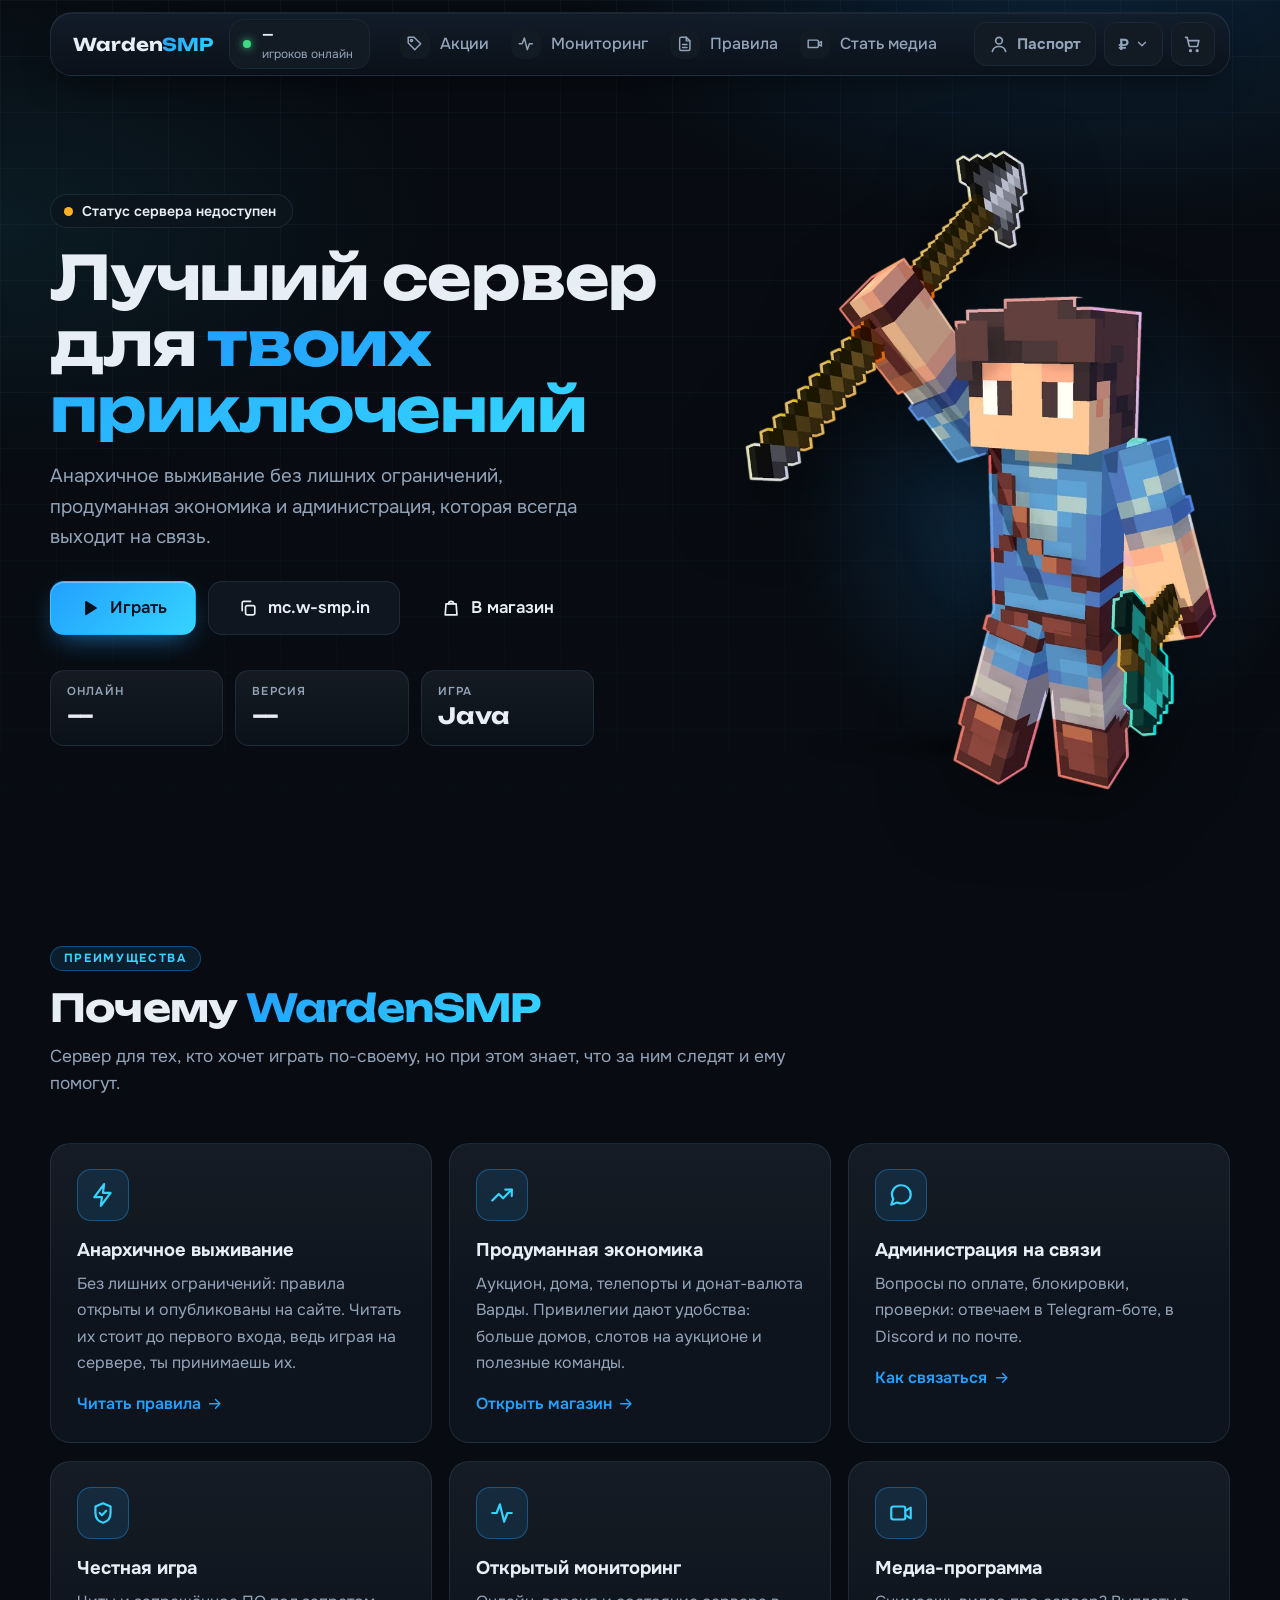
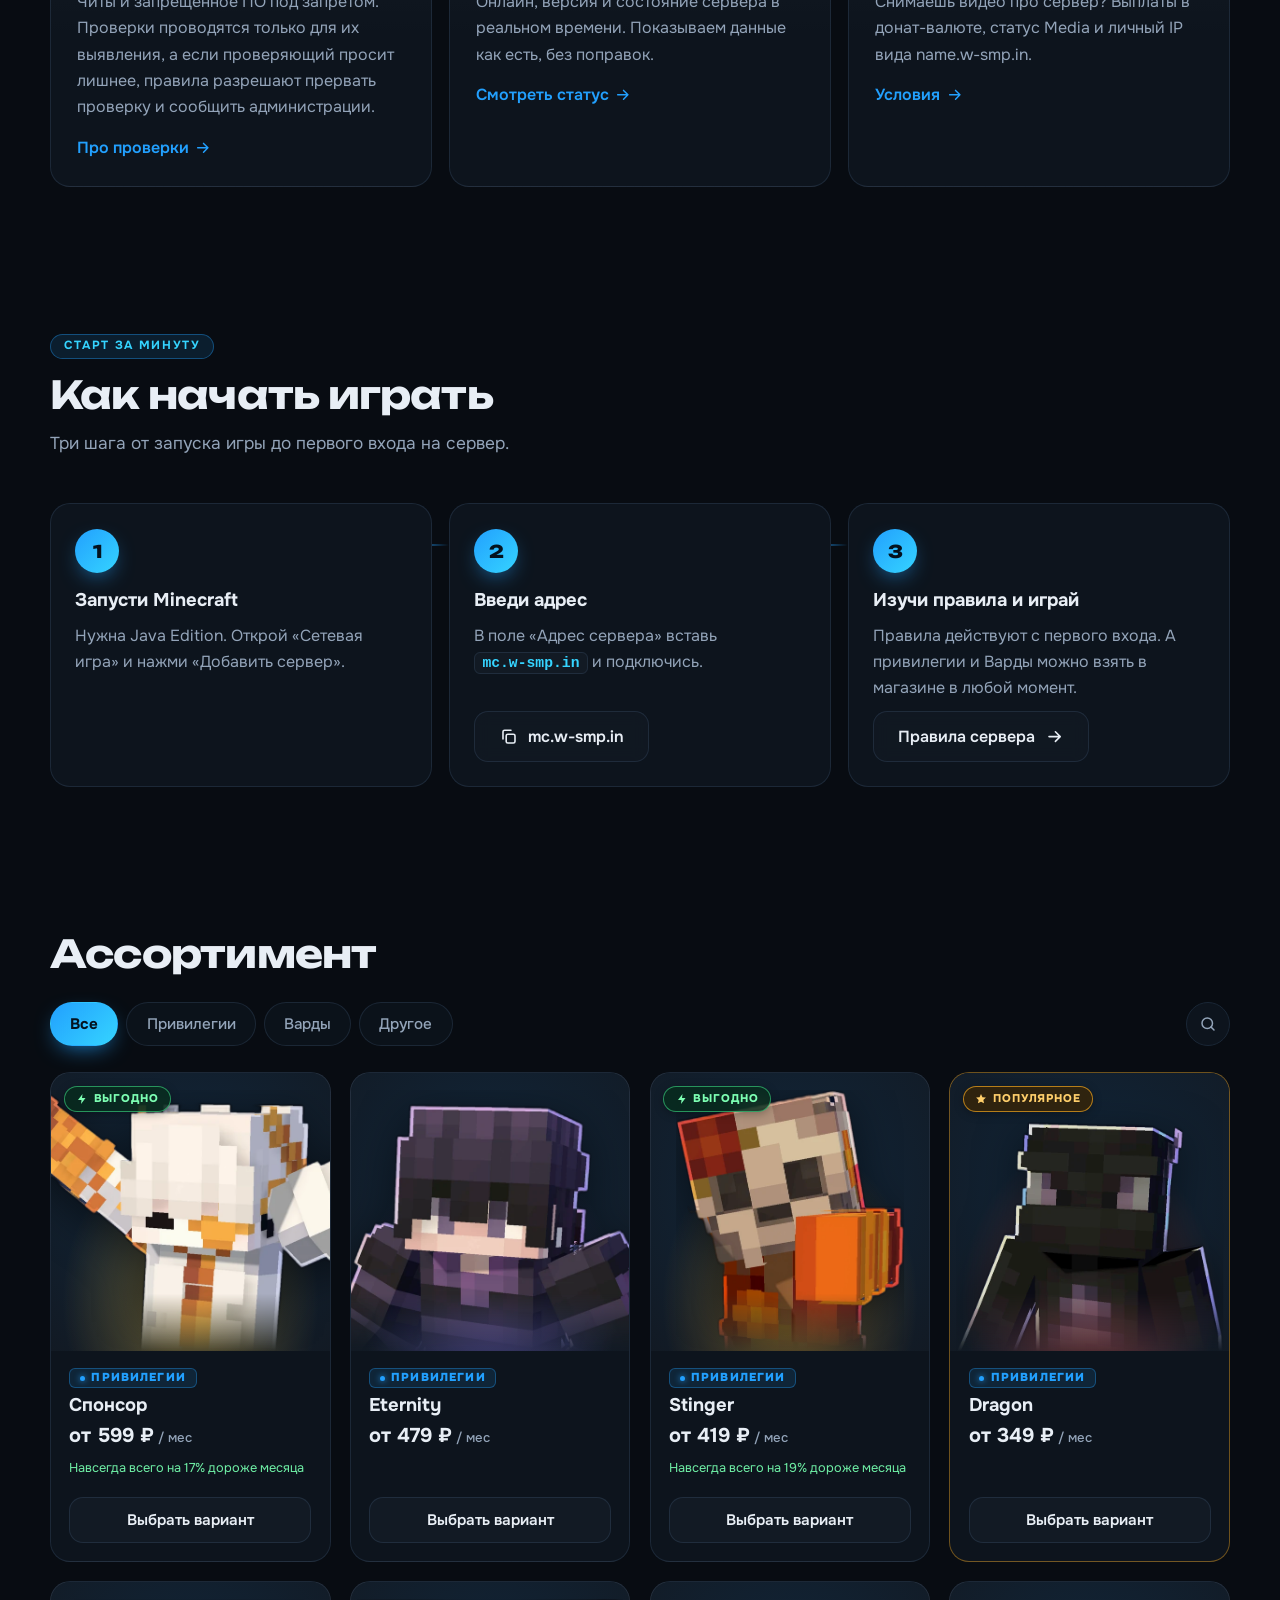
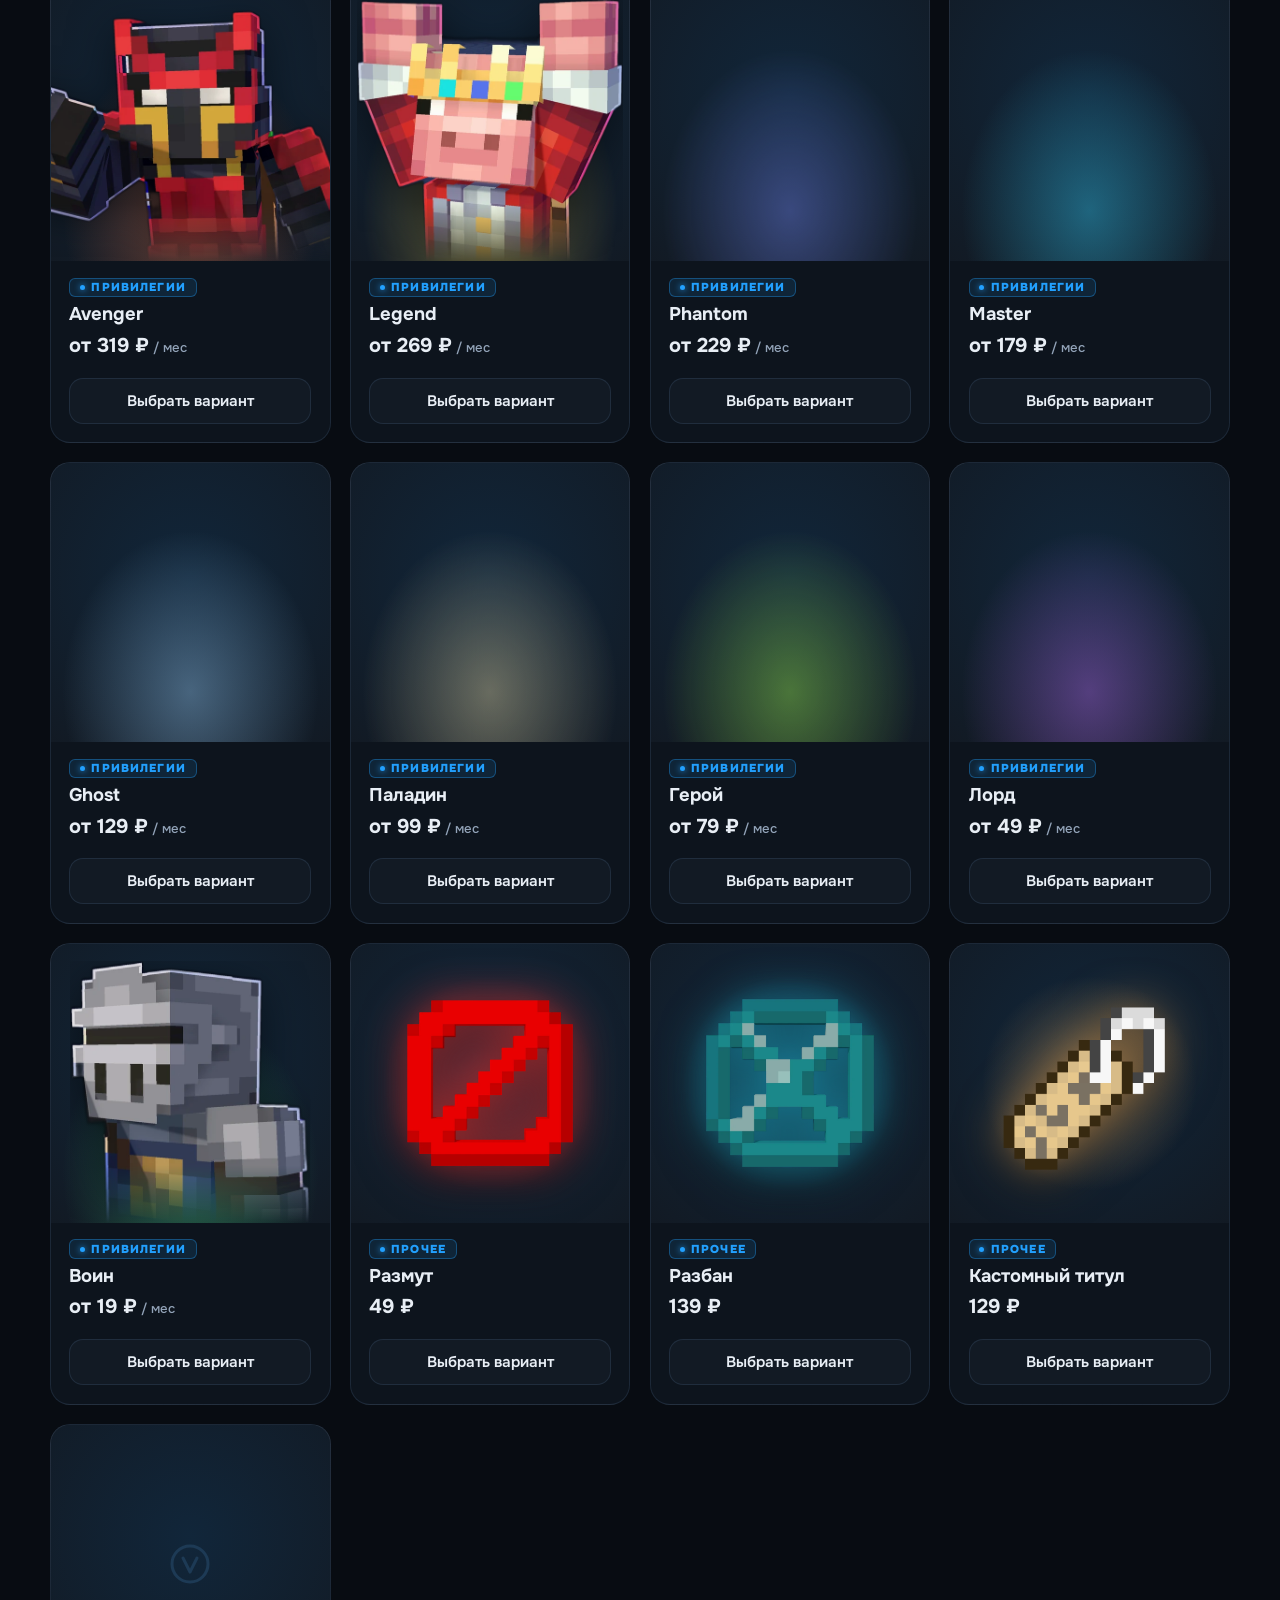
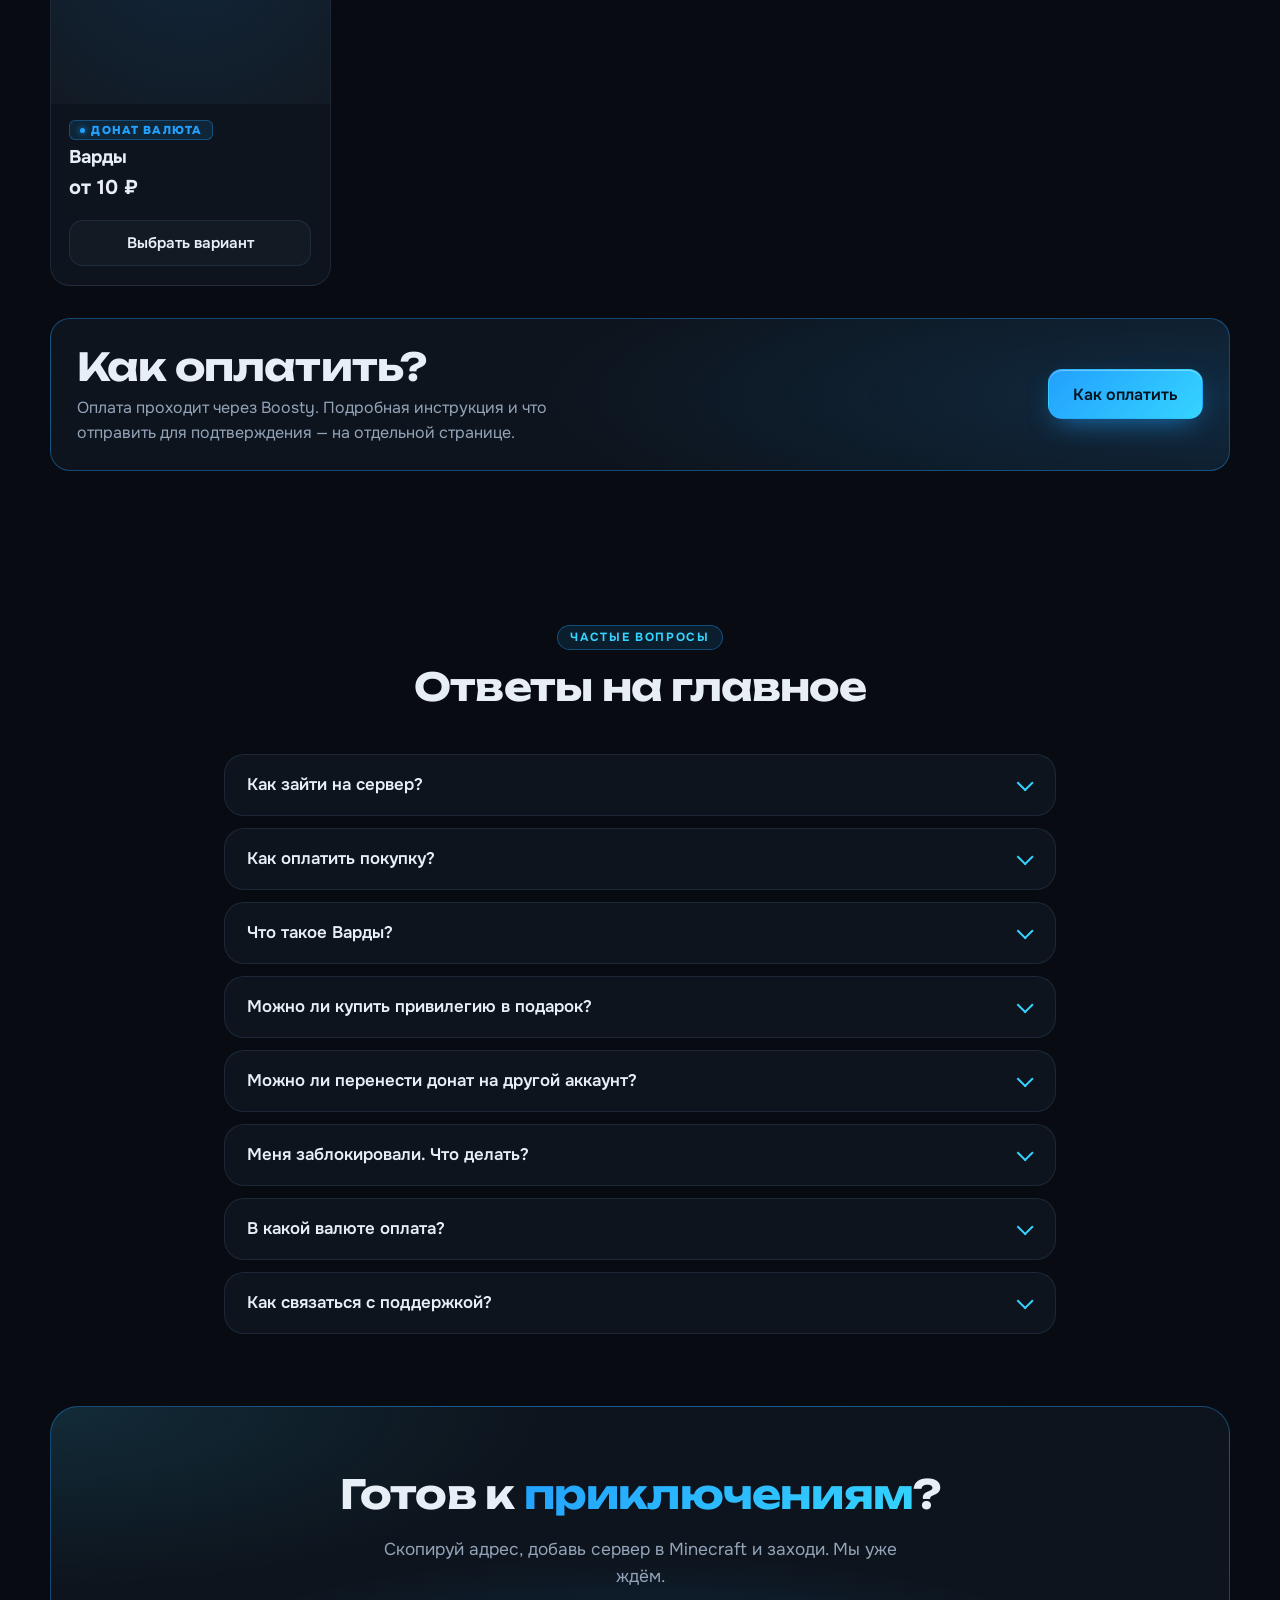
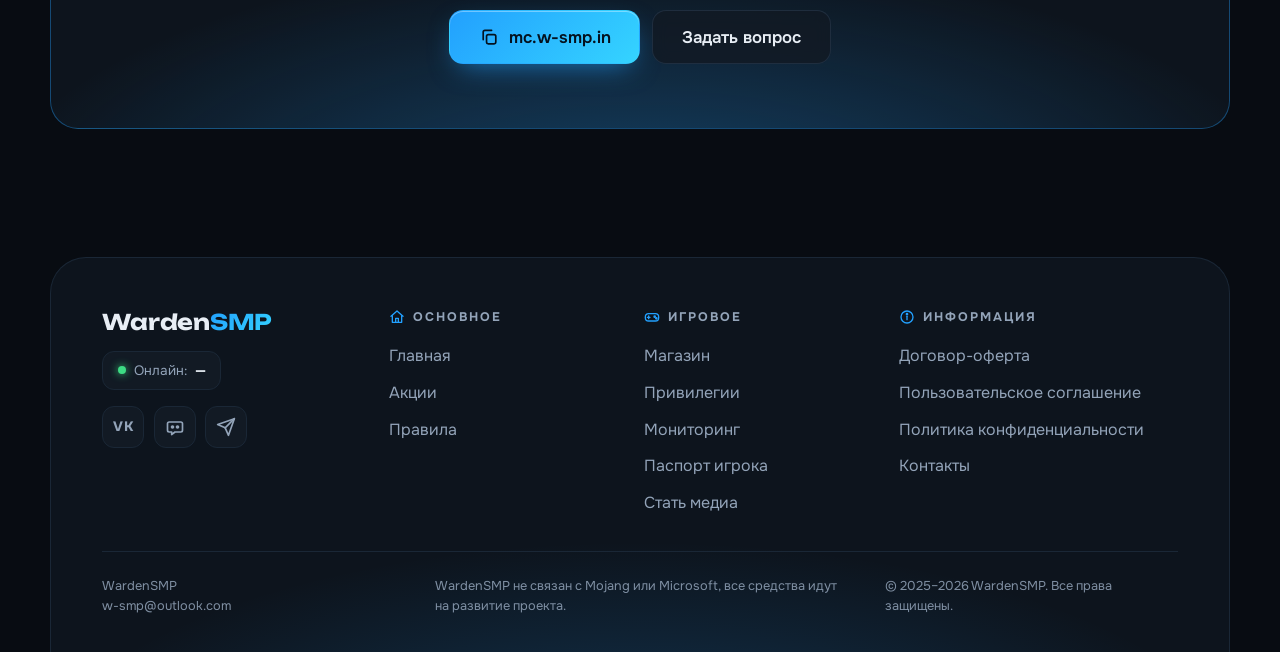
<file: index.html>
<!DOCTYPE html>
<html lang="ru">
<head>
  <meta charset="UTF-8">
  <meta name="viewport" content="width=device-width, initial-scale=1">
  <title>WardenSMP: сервер Minecraft | mc.w-smp.in</title>
  <meta name="description" content="WardenSMP: анархичное выживание на Minecraft Java, продуманная экономика, привилегии и администрация на связи. IP сервера: mc.w-smp.in">
  <link rel="canonical" href="https://site.w-smp.in/">
  <meta property="og:type" content="website">
  <meta property="og:site_name" content="WardenSMP">
  <meta property="og:locale" content="ru_RU">
  <meta property="og:title" content="WardenSMP: сервер Minecraft | mc.w-smp.in">
  <meta property="og:description" content="WardenSMP: анархичное выживание на Minecraft Java, продуманная экономика, привилегии и администрация на связи. IP сервера: mc.w-smp.in">
  <meta property="og:url" content="https://site.w-smp.in/">
  <meta property="og:image" content="https://site.w-smp.in/img/og.png">
  <meta property="og:image:width" content="1200">
  <meta property="og:image:height" content="630">
  <meta property="og:image:alt" content="WardenSMP: сервер Minecraft">
  <meta name="twitter:card" content="summary_large_image">
  <meta name="twitter:title" content="WardenSMP: сервер Minecraft | mc.w-smp.in">
  <meta name="twitter:description" content="WardenSMP: анархичное выживание на Minecraft Java, продуманная экономика, привилегии и администрация на связи. IP сервера: mc.w-smp.in">
  <meta name="twitter:image" content="https://site.w-smp.in/img/og.png">
  <link rel="icon" href="/favicon.svg" type="image/svg+xml">
  <link rel="icon" href="/favicon.ico" sizes="48x48">
  <link rel="apple-touch-icon" href="/apple-touch-icon.png">
  <meta name="theme-color" content="#080c12">
  <link rel="stylesheet" href="css/style.css?v=46">
  <link rel="stylesheet" href="css/theme.css?v=2">
  <script type="application/ld+json">{"@context": "https://schema.org", "@type": "FAQPage", "mainEntity": [{"@type": "Question", "name": "Как зайти на сервер?", "acceptedAnswer": {"@type": "Answer", "text": "Нужна Minecraft Java Edition. В игре открой «Сетевая игра», нажми «Добавить сервер» и введи адрес mc.w-smp.in."}}, {"@type": "Question", "name": "Как оплатить покупку?", "acceptedAnswer": {"@type": "Answer", "text": "Добавь товар в корзину, укажи ник и e-mail, прими условия оферты и перейди к оплате. Заказ можно оформить и через бота поддержки в Telegram. Если нужен способ, который работает из любой страны, есть оплата через Boosty. Подробности на странице «Как оплатить»."}}, {"@type": "Question", "name": "Что такое Варды?", "acceptedAnswer": {"@type": "Answer", "text": "Донат-валюта сервера. 1 ₽ = 1 Варда, сумма покупки от 10 до 10 000 ₽. При больших суммах действует скидка за объём, до 10%."}}, {"@type": "Question", "name": "Можно ли купить привилегию в подарок?", "acceptedAnswer": {"@type": "Answer", "text": "Да. В корзине включи переключатель «Сделать подарком» и укажи ник получателя."}}, {"@type": "Question", "name": "Можно ли перенести донат на другой аккаунт?", "acceptedAnswer": {"@type": "Answer", "text": "Нет. По правилам сервера донат не переносится на другой аккаунт, а передача аккаунтов и продажа привилегий запрещены."}}, {"@type": "Question", "name": "Меня заблокировали. Что делать?", "acceptedAnswer": {"@type": "Answer", "text": "Можно купить услугу «Разбан» в категории «Другое». Она действует только на один аккаунт. Игрокам из ЧСП разбан не выдаётся."}}, {"@type": "Question", "name": "В какой валюте оплата?", "acceptedAnswer": {"@type": "Answer", "text": "Цены и оплата в рублях. Рядом с корзиной можно переключить валюту для просмотра, но курс при этом ориентировочный."}}, {"@type": "Question", "name": "Как связаться с поддержкой?", "acceptedAnswer": {"@type": "Answer", "text": "Напиши боту @w_smp_bot в Telegram, зайди в Discord или отправь письмо на w-smp@outlook.com. Все ссылки собраны на странице «Контакты»."}}]}</script>
</head>
<body data-root="" data-page="home">

<div id="site-header"></div>

<main>
  <section class="hero">
    <div class="wrap">
      <div class="hero-copy" data-reveal>
        <a class="status-pill" href="monitoring.html" data-live-pill data-state="unknown" aria-live="polite">
          <i class="dot" aria-hidden="true"></i><span data-live-text>Проверяем сервер…</span>
        </a>
        <h1>Лучший сервер для <span class="grad">твоих приключений</span></h1>
        <p>Анархичное выживание без лишних ограничений, продуманная экономика и администрация, которая всегда выходит на связь.</p>
        <div class="hero-actions">
          <a class="btn btn-primary btn-lg" href="#start"><svg class="ic" viewBox="0 0 24 24" aria-hidden="true"><path d="M7 4.5v15l12-7.5z" fill="currentColor"/></svg> Играть</a>
          <button class="btn btn-dark btn-lg" type="button" data-copy="mc.w-smp.in" aria-label="Скопировать IP-адрес сервера">
            <svg class="ic" viewBox="0 0 24 24" aria-hidden="true"><rect x="9" y="9" width="11" height="11" rx="2"/><path d="M5 15V6a2 2 0 0 1 2-2h8"/></svg>
            <span class="t">mc.w-smp.in</span>
          </button>
          <a class="btn btn-ghost btn-lg" href="#shop"><svg class="ic" viewBox="0 0 24 24" aria-hidden="true"><path d="M6 7h12l1 13H5z"/><path d="M9 7a3 3 0 0 1 6 0"/></svg> В магазин</a>
        </div>
        <dl class="hero-stats">
          <div><dt>Онлайн</dt><dd><span data-live-online>—</span> <small data-live-max></small></dd></div>
          <div><dt>Версия</dt><dd data-live-version>—</dd></div>
          <div><dt>Игра</dt><dd>Java</dd></div>
        </dl>
      </div>
      <div class="hero-art" data-reveal>
        <picture>
          <source srcset="img/character.webp" type="image/webp">
          <img src="img/character.png" alt="Персонаж WardenSMP с киркой в руке" width="819" height="1100" fetchpriority="high">
        </picture>
      </div>
    </div>
  </section>

  <section class="block" id="why">
    <div class="wrap">
      <div class="block-head" data-reveal>
        <p class="eyebrow">Преимущества</p>
        <h2>Почему <span class="grad">WardenSMP</span></h2>
        <p>Сервер для тех, кто хочет играть по-своему, но при этом знает, что за ним следят и ему помогут.</p>
      </div>
      <div class="features">
        <article class="feature" data-reveal style="--d:0ms">
          <div class="feature-ic"><svg class="ic" viewBox="0 0 24 24" aria-hidden="true"><path d="M13 2 4 14h7l-1 8 9-12h-7z"/></svg></div>
          <h3>Анархичное выживание</h3>
          <p>Без лишних ограничений: правила открыты и опубликованы на сайте. Читать их стоит до первого входа, ведь играя на сервере, ты принимаешь их.</p>
          <a href="rules.html">Читать правила <svg class="ic" viewBox="0 0 24 24" aria-hidden="true"><path d="M5 12h14M13 6l6 6-6 6"/></svg></a>
        </article>
        <article class="feature" data-reveal style="--d:70ms">
          <div class="feature-ic"><svg class="ic" viewBox="0 0 24 24" aria-hidden="true"><path d="M3 17l6-6 4 4 8-8"/><path d="M15 7h6v6"/></svg></div>
          <h3>Продуманная экономика</h3>
          <p>Аукцион, дома, телепорты и донат-валюта Варды. Привилегии дают удобства: больше домов, слотов на аукционе и полезные команды.</p>
          <a href="#shop">Открыть магазин <svg class="ic" viewBox="0 0 24 24" aria-hidden="true"><path d="M5 12h14M13 6l6 6-6 6"/></svg></a>
        </article>
        <article class="feature" data-reveal style="--d:140ms">
          <div class="feature-ic"><svg class="ic" viewBox="0 0 24 24" aria-hidden="true"><path d="M21 11.5a8.4 8.4 0 0 1-9 8.3 8.7 8.7 0 0 1-3.6-.8L3 21l1.9-5.4A8.3 8.3 0 0 1 12.5 3 8.5 8.5 0 0 1 21 11.5z"/></svg></div>
          <h3>Администрация на связи</h3>
          <p>Вопросы по оплате, блокировки, проверки: отвечаем в Telegram-боте, в Discord и по почте.</p>
          <a href="contacts.html">Как связаться <svg class="ic" viewBox="0 0 24 24" aria-hidden="true"><path d="M5 12h14M13 6l6 6-6 6"/></svg></a>
        </article>
        <article class="feature" data-reveal style="--d:210ms">
          <div class="feature-ic"><svg class="ic" viewBox="0 0 24 24" aria-hidden="true"><path d="M12 3 5 6v6c0 5 3.5 8 7 9 3.5-1 7-4 7-9V6z"/><path d="m9 12 2 2 4-4"/></svg></div>
          <h3>Честная игра</h3>
          <p>Читы и запрещённое ПО под запретом. Проверки проводятся только для их выявления, а если проверяющий просит лишнее, правила разрешают прервать проверку и сообщить администрации.</p>
          <a href="rules.html#s5">Про проверки <svg class="ic" viewBox="0 0 24 24" aria-hidden="true"><path d="M5 12h14M13 6l6 6-6 6"/></svg></a>
        </article>
        <article class="feature" data-reveal style="--d:280ms">
          <div class="feature-ic"><svg class="ic" viewBox="0 0 24 24" aria-hidden="true"><path d="M3 12h4l3-8 4 16 3-8h4"/></svg></div>
          <h3>Открытый мониторинг</h3>
          <p>Онлайн, версия и состояние сервера в реальном времени. Показываем данные как есть, без поправок.</p>
          <a href="monitoring.html">Смотреть статус <svg class="ic" viewBox="0 0 24 24" aria-hidden="true"><path d="M5 12h14M13 6l6 6-6 6"/></svg></a>
        </article>
        <article class="feature" data-reveal style="--d:350ms">
          <div class="feature-ic"><svg class="ic" viewBox="0 0 24 24" aria-hidden="true"><rect x="3" y="6" width="13" height="12" rx="2"/><path d="m16 10 5-3v10l-5-3"/></svg></div>
          <h3>Медиа-программа</h3>
          <p>Снимаешь видео про сервер? Выплаты в донат-валюте, статус Media и личный IP вида name.w-smp.in.</p>
          <a href="media.html">Условия <svg class="ic" viewBox="0 0 24 24" aria-hidden="true"><path d="M5 12h14M13 6l6 6-6 6"/></svg></a>
        </article>
      </div>
    </div>
  </section>

  <section class="block" id="start">
    <div class="wrap">
      <div class="block-head" data-reveal>
        <p class="eyebrow">Старт за минуту</p>
        <h2>Как начать играть</h2>
        <p>Три шага от запуска игры до первого входа на сервер.</p>
      </div>
      <div class="steps">
        <article class="step" data-reveal>
          <span class="step-n">1</span>
          <h3>Запусти Minecraft</h3>
          <p>Нужна Java Edition. Открой «Сетевая игра» и нажми «Добавить сервер».</p>
        </article>
        <article class="step" data-reveal style="--d:90ms">
          <span class="step-n">2</span>
          <h3>Введи адрес</h3>
          <p>В поле «Адрес сервера» вставь <code>mc.w-smp.in</code> и подключись.</p>
          <button class="btn btn-dark" type="button" data-copy="mc.w-smp.in" aria-label="Скопировать IP-адрес сервера"><svg class="ic" viewBox="0 0 24 24" aria-hidden="true"><rect x="9" y="9" width="11" height="11" rx="2"/><path d="M5 15V6a2 2 0 0 1 2-2h8"/></svg><span class="t">mc.w-smp.in</span></button>
        </article>
        <article class="step" data-reveal style="--d:180ms">
          <span class="step-n">3</span>
          <h3>Изучи правила и играй</h3>
          <p>Правила действуют с первого входа. А привилегии и Варды можно взять в магазине в любой момент.</p>
          <a class="btn btn-dark" href="rules.html">Правила сервера <svg class="ic" viewBox="0 0 24 24" aria-hidden="true"><path d="M5 12h14M13 6l6 6-6 6"/></svg></a>
        </article>
      </div>
    </div>
  </section>

  <section class="shop" id="shop">
    <div class="wrap">
      <h2 data-reveal>Ассортимент</h2>
      <p class="cat-label">Категории</p>
      <div class="shop-bar">
        <div class="cats">
          <button class="cat" type="button" data-cat="all" aria-pressed="true">Все</button>
          <button class="cat" type="button" data-cat="priv" aria-pressed="false">Привилегии</button>
          <button class="cat" type="button" data-cat="varda" aria-pressed="false">Варды</button>
          <button class="cat" type="button" data-cat="other" aria-pressed="false">Другое</button>
        </div>
        <div class="search" id="search">
          <input id="search-input" class="search-input" type="search" placeholder="Поиск товара" aria-label="Поиск товара" autocomplete="off">
          <button id="search-btn" class="search-btn" type="button" aria-label="Открыть поиск" aria-expanded="false" aria-controls="search-input"><svg viewBox="0 0 24 24" width="18" height="18" fill="none" stroke="currentColor" stroke-width="2" stroke-linecap="round" aria-hidden="true"><circle cx="11" cy="11" r="7"/><path d="M20 20l-4-4"/></svg></button>
        </div>
      </div>
      <div class="grid" id="products"></div>

      <div class="pay-cta">
        <div>
          <h2>Как оплатить?</h2>
          <p>Оплата проходит через Boosty. Подробная инструкция и что отправить для подтверждения — на отдельной странице.</p>
        </div>
        <a class="btn btn-primary" href="eupay/">Как оплатить</a>
      </div>
    </div>
  </section>

  <section class="block" id="faq">
    <div class="wrap">
      <div class="block-head center" data-reveal>
        <p class="eyebrow">Частые вопросы</p>
        <h2>Ответы на главное</h2>
      </div>
      <div class="faq">
        <details class="faq-item" data-reveal>
          <summary>Как зайти на сервер?</summary>
          <div class="faq-a"><p>Нужна Minecraft Java Edition. В игре открой «Сетевая игра», нажми «Добавить сервер» и введи адрес <code>mc.w-smp.in</code>.</p></div>
        </details>
        <details class="faq-item" data-reveal>
          <summary>Как оплатить покупку?</summary>
          <div class="faq-a"><p>Добавь товар в корзину, укажи ник и e-mail, прими условия оферты и перейди к оплате. Заказ можно оформить и через бота поддержки в Telegram.</p><p>Если нужен способ, который работает из любой страны, есть оплата через Boosty. Подробности на странице <a href="eupay/">«Как оплатить»</a>.</p></div>
        </details>
        <details class="faq-item" data-reveal>
          <summary>Что такое Варды?</summary>
          <div class="faq-a"><p>Донат-валюта сервера. 1 ₽ = 1 Варда, сумма покупки от 10 до 10 000 ₽. При больших суммах действует скидка за объём, до 10%.</p></div>
        </details>
        <details class="faq-item" data-reveal>
          <summary>Можно ли купить привилегию в подарок?</summary>
          <div class="faq-a"><p>Да. В корзине включи переключатель «Сделать подарком» и укажи ник получателя.</p></div>
        </details>
        <details class="faq-item" data-reveal>
          <summary>Можно ли перенести донат на другой аккаунт?</summary>
          <div class="faq-a"><p>Нет. По <a href="rules.html#r3-5">правилам сервера</a> донат не переносится на другой аккаунт, а передача аккаунтов и продажа привилегий запрещены.</p></div>
        </details>
        <details class="faq-item" data-reveal>
          <summary>Меня заблокировали. Что делать?</summary>
          <div class="faq-a"><p>Можно купить услугу «Разбан» в категории «Другое». Она действует только на один аккаунт. Игрокам из ЧСП разбан не выдаётся.</p></div>
        </details>
        <details class="faq-item" data-reveal>
          <summary>В какой валюте оплата?</summary>
          <div class="faq-a"><p>Цены и оплата в рублях. Рядом с корзиной можно переключить валюту для просмотра, но курс при этом ориентировочный.</p></div>
        </details>
        <details class="faq-item" data-reveal>
          <summary>Как связаться с поддержкой?</summary>
          <div class="faq-a"><p>Напиши боту <a href="https://t.me/w_smp_bot" target="_blank" rel="noopener">@w_smp_bot</a> в Telegram, зайди в Discord или отправь письмо на w-smp@outlook.com. Все ссылки собраны на странице <a href="contacts.html">«Контакты»</a>.</p></div>
        </details>
      </div>
    </div>
  </section>

  <section class="block" style="padding-top:0">
    <div class="wrap">
      <div class="final-cta" data-reveal>
        <h2>Готов к <span class="grad">приключениям</span>?</h2>
        <p>Скопируй адрес, добавь сервер в Minecraft и заходи. Мы уже ждём.</p>
        <div class="hero-actions">
          <button class="btn btn-primary btn-lg" type="button" data-copy="mc.w-smp.in" aria-label="Скопировать IP-адрес сервера"><svg class="ic" viewBox="0 0 24 24" aria-hidden="true"><rect x="9" y="9" width="11" height="11" rx="2"/><path d="M5 15V6a2 2 0 0 1 2-2h8"/></svg><span class="t">mc.w-smp.in</span></button>
          <a class="btn btn-dark btn-lg" href="contacts.html">Задать вопрос</a>
        </div>
      </div>
    </div>
  </section>
</main>

<div id="site-footer"></div>

<script src="js/layout.js?v=46"></script>
<script src="js/main.js?v=46"></script>
<script src="js/ui.js?v=1"></script>
<script src="js/home.js?v=1"></script>
</body>
</html>
</file>
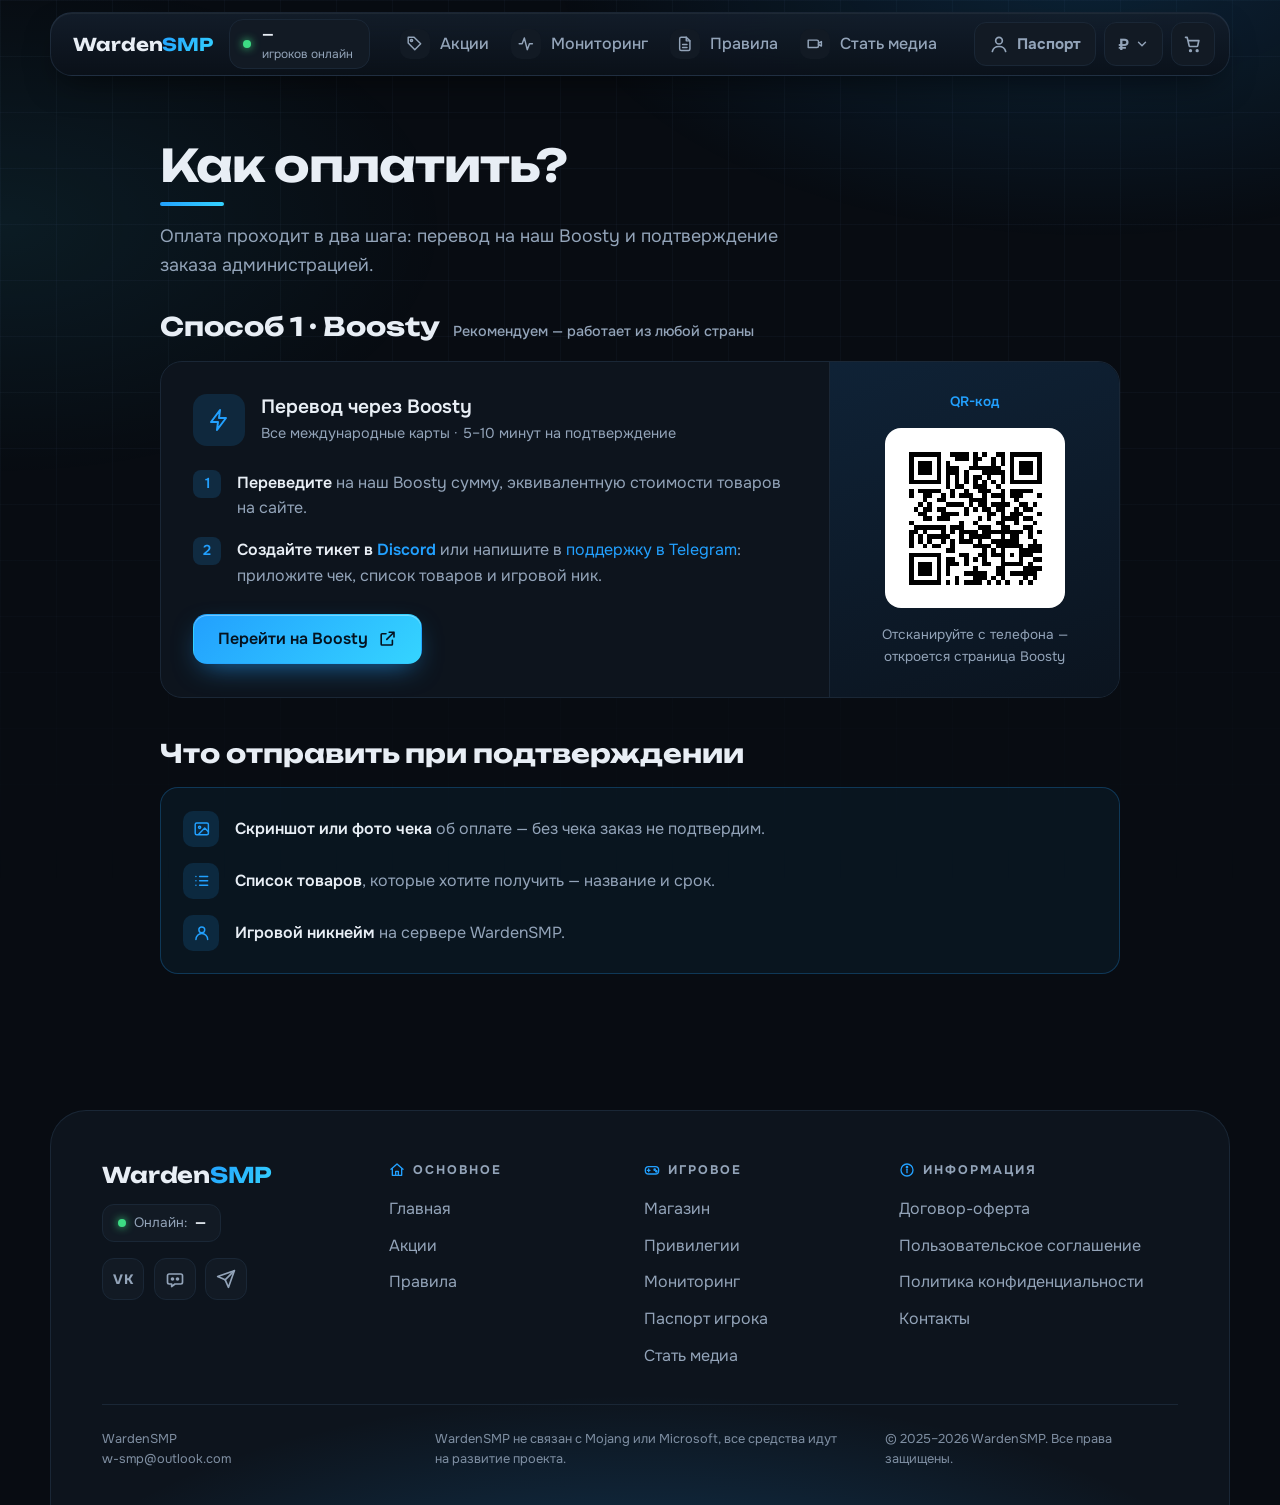
<file: eupay/index.html>
<!DOCTYPE html>
<html lang="ru">
<head>
  <meta charset="UTF-8">
  <meta name="viewport" content="width=device-width, initial-scale=1">
  <title>Как оплатить покупки на WardenSMP | mc.w-smp.in</title>
  <meta name="description" content="Как оплатить товары WardenSMP через Boosty из любой страны и что отправить администрации для подтверждения заказа.">
  <link rel="canonical" href="https://site.w-smp.in/eupay/">
  <meta property="og:type" content="website">
  <meta property="og:site_name" content="WardenSMP">
  <meta property="og:locale" content="ru_RU">
  <meta property="og:title" content="Как оплатить покупки на WardenSMP | mc.w-smp.in">
  <meta property="og:description" content="Как оплатить товары WardenSMP через Boosty из любой страны и что отправить администрации для подтверждения заказа.">
  <meta property="og:url" content="https://site.w-smp.in/eupay/">
  <meta property="og:image" content="https://site.w-smp.in/img/og.png">
  <meta property="og:image:width" content="1200">
  <meta property="og:image:height" content="630">
  <meta property="og:image:alt" content="WardenSMP: сервер Minecraft">
  <meta name="twitter:card" content="summary_large_image">
  <meta name="twitter:title" content="Как оплатить покупки на WardenSMP | mc.w-smp.in">
  <meta name="twitter:description" content="Как оплатить товары WardenSMP через Boosty из любой страны и что отправить администрации для подтверждения заказа.">
  <meta name="twitter:image" content="https://site.w-smp.in/img/og.png">
  <link rel="stylesheet" href="../css/style.css?v=46">
  <link rel="stylesheet" href="../css/theme.css?v=2">
</head>
<body data-root="../" data-page="eupay">

<div id="site-header"></div>

<main>
  <section class="page-head">
    <div class="wrap narrow">
      <h1>Как оплатить?</h1>
      <p>Оплата проходит в два шага: перевод на наш Boosty и подтверждение заказа администрацией.</p>
    </div>
  </section>

  <section class="wrap narrow pay-page">
    <h2 class="pay-title">Способ 1 · Boosty <small>Рекомендуем — работает из любой страны</small></h2>

    <div class="pay-card">
      <div class="pay-main">
        <div class="pay-head">
          <span class="pay-logo"><svg class="ic" viewBox="0 0 24 24"><path d="M13 2L4 14h7l-1 8 9-12h-7z"/></svg></span>
          <div>
            <h3>Перевод через Boosty</h3>
            <p>Все международные карты · 5–10 минут на подтверждение</p>
          </div>
        </div>

        <ol class="pay-steps">
          <li>
            <span class="pay-num">1</span>
            <p><b>Переведите</b> на наш Boosty сумму, эквивалентную стоимости товаров на сайте.</p>
          </li>
          <li>
            <span class="pay-num">2</span>
            <p><b>Создайте тикет в <a href="https://discord.gg/DGthvPcgk8" target="_blank" rel="noopener">Discord</a></b> или напишите в <a href="https://t.me/w_smp_bot" target="_blank" rel="noopener">поддержку в Telegram</a>: приложите чек, список товаров и игровой ник.</p>
          </li>
        </ol>

        <a class="btn btn-primary" href="https://boosty.to/w_smp/donate" target="_blank" rel="noopener">
          Перейти на Boosty
          <svg class="ic" viewBox="0 0 24 24"><path d="M14 4h6v6M20 4l-9 9M18 14v5a1 1 0 0 1-1 1H5a1 1 0 0 1-1-1V7a1 1 0 0 1 1-1h5"/></svg>
        </a>
      </div>

      <div class="pay-qr">
        <b>QR-код</b>
        <img src="../img/boosty-qr.png" alt="QR-код для перехода на страницу Boosty WardenSMP" width="180" height="180">
        <p>Отсканируйте с телефона — откроется страница Boosty</p>
      </div>
    </div>

    <h2 class="pay-title">Что отправить при подтверждении</h2>
    <ul class="send-card">
      <li>
        <span class="send-ic"><svg class="ic" viewBox="0 0 24 24"><rect x="3" y="4" width="18" height="16" rx="2"/><circle cx="9" cy="10" r="1.5"/><path d="M21 16l-5-5-8 8"/></svg></span>
        <p><b>Скриншот или фото чека</b> об оплате — без чека заказ не подтвердим.</p>
      </li>
      <li>
        <span class="send-ic"><svg class="ic" viewBox="0 0 24 24"><path d="M9 6h11M9 12h11M9 18h11M4 6h.01M4 12h.01M4 18h.01"/></svg></span>
        <p><b>Список товаров</b>, которые хотите получить — название и срок.</p>
      </li>
      <li>
        <span class="send-ic"><svg class="ic" viewBox="0 0 24 24"><circle cx="12" cy="8" r="4"/><path d="M4 21a8 8 0 0 1 16 0"/></svg></span>
        <p><b>Игровой никнейм</b> на сервере WardenSMP.</p>
      </li>
    </ul>
  </section>
</main>

<div id="site-footer"></div>

<script src="../js/layout.js?v=46"></script>
<script src="../js/main.js?v=46"></script>
<script src="../js/ui.js?v=1"></script>
</body>
</html>
</file>
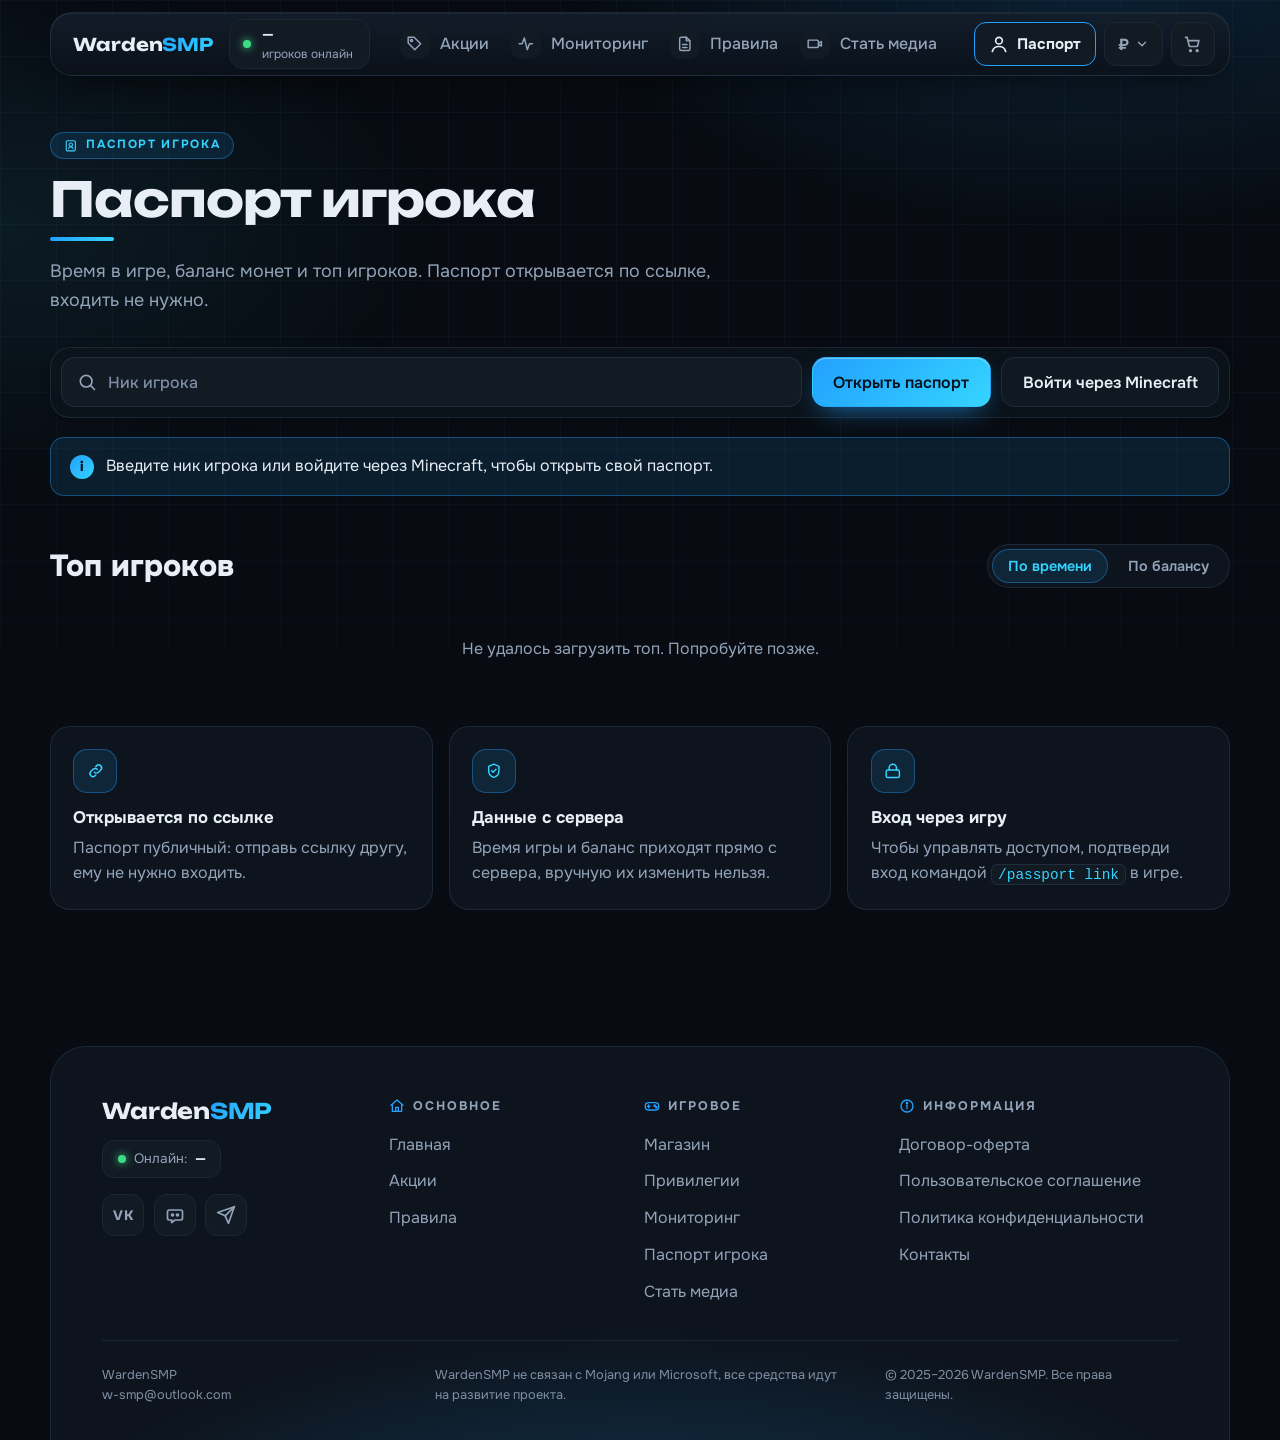
<file: passport/index.html>
<!DOCTYPE html>
<html lang="ru">
<head>
  <meta charset="UTF-8">
  <meta name="viewport" content="width=device-width, initial-scale=1">
  <title>Паспорт игрока WardenSMP | mc.w-smp.in</title>
  <meta name="description" content="Паспорт игрока WardenSMP: наигранное время, баланс и топ игроков. Открывается по ссылке без входа.">
  <link rel="canonical" href="https://site.w-smp.in/passport/">
  <meta property="og:type" content="website">
  <meta property="og:site_name" content="WardenSMP">
  <meta property="og:locale" content="ru_RU">
  <meta property="og:title" content="Паспорт игрока WardenSMP | mc.w-smp.in">
  <meta property="og:description" content="Паспорт игрока WardenSMP: наигранное время, баланс и топ игроков. Открывается по ссылке без входа.">
  <meta property="og:url" content="https://site.w-smp.in/passport/">
  <meta property="og:image" content="https://site.w-smp.in/img/og.png">
  <meta property="og:image:width" content="1200">
  <meta property="og:image:height" content="630">
  <meta property="og:image:alt" content="WardenSMP: сервер Minecraft">
  <meta name="twitter:card" content="summary_large_image">
  <meta name="twitter:title" content="Паспорт игрока WardenSMP | mc.w-smp.in">
  <meta name="twitter:description" content="Паспорт игрока WardenSMP: наигранное время, баланс и топ игроков. Открывается по ссылке без входа.">
  <meta name="twitter:image" content="https://site.w-smp.in/img/og.png">
  <link rel="icon" href="/favicon.svg" type="image/svg+xml">
  <link rel="icon" href="/favicon.ico" sizes="48x48">
  <link rel="apple-touch-icon" href="/apple-touch-icon.png">
  <meta name="theme-color" content="#080c12">
  <link rel="stylesheet" href="../css/style.css?v=46">
  <link rel="stylesheet" href="../css/theme.css?v=3">
</head>
<body data-root="../" data-page="passport">

<div id="site-header"></div>

<main>
  <section class="pp">
    <div class="wrap">
      <header class="pp-hero" data-reveal>
        <p class="eyebrow"><svg class="ic" viewBox="0 0 24 24" aria-hidden="true"><rect x="4" y="3" width="16" height="18" rx="2"/><circle cx="12" cy="10" r="3"/><path d="M8 17c.8-2 2.3-3 4-3s3.2 1 4 3"/></svg>Паспорт игрока</p>
        <h1 id="pp-title">Паспорт игрока</h1>
        <p class="pp-lead">Время в игре, баланс монет и топ игроков. Паспорт открывается по ссылке, входить не нужно.</p>
      </header>

      <!-- Бэкенд ещё не подключён (в js/passport-config.js пустой адрес) -->
      <div class="pp-note" id="pp-disabled" hidden>
        Паспорт игрока скоро заработает. Сервис ещё настраивается, загляните позже.
      </div>

      <form class="pp-search" id="pp-search" autocomplete="off" data-reveal style="--d:80ms">
        <label class="pp-field">
          <svg class="ic" viewBox="0 0 24 24" aria-hidden="true"><circle cx="11" cy="11" r="7"/><path d="M21 21l-4.3-4.3"/></svg>
          <input id="pp-nick" type="text" maxlength="17" placeholder="Ник игрока" aria-label="Ник игрока" spellcheck="false" autocapitalize="off">
        </label>
        <button class="btn btn-primary" type="submit">Открыть паспорт</button>
        <button class="btn btn-dark pp-login-btn" type="button" id="pp-login-btn">Войти через Minecraft</button>
      </form>

      <p class="pp-note" id="pp-msg" role="alert" hidden></p>

      <!-- Паспорт: слева персонаж, справа характеристики -->
      <article class="pp-card" id="pp-card" hidden>
        <div class="pp-info">
          <span class="pp-tag">WardenSMP · Паспорт</span>
          <div class="pp-head">
            <h2 id="pp-name"></h2>
            <span class="pp-badge" id="pp-badge"></span>
          </div>
          <div class="pp-stats">
            <div class="pp-stat">
              <span class="pp-stat-ic"><svg class="ic" viewBox="0 0 24 24" aria-hidden="true"><circle cx="12" cy="12" r="9"/><path d="M12 7v5l3 2"/></svg></span>
              <small>Наиграно</small><b id="pp-time">—</b>
            </div>
            <div class="pp-stat">
              <span class="pp-stat-ic"><svg class="ic" viewBox="0 0 24 24" aria-hidden="true"><circle cx="12" cy="12" r="9"/><path d="M8.5 9l3.5 7 3.5-7"/></svg></span>
              <small>Баланс</small><b id="pp-balance">—</b>
            </div>
          </div>
          <div class="pp-link">
            <small>Ссылка на паспорт</small>
            <div class="pp-link-row">
              <input id="pp-url" type="text" readonly aria-label="Ссылка на паспорт">
              <button class="btn btn-dark" type="button" id="pp-copy">Копировать</button>
            </div>
          </div>
        </div>
      </article>

      <!-- Вход: одноразовый код -->
      <section class="pp-login" id="pp-login" hidden aria-live="polite"></section>

      <!-- Кабинет владельца: виден только владельцу паспорта -->
      <section class="pp-owner" id="pp-owner" hidden></section>

      <section class="pp-top" id="pp-top" aria-labelledby="pp-top-h" hidden>
        <div class="pp-top-head">
          <h2 id="pp-top-h">Топ игроков</h2>
          <div class="pp-tabs" role="group" aria-label="Сортировка топа">
            <button type="button" class="on" data-by="playtime" aria-selected="true">По времени</button>
            <button type="button" data-by="balance" aria-selected="false">По балансу</button>
          </div>
        </div>
        <div class="top-list" id="pp-top-list"></div>
        <p class="pp-top-msg" id="pp-top-msg" hidden></p>
      </section>

      <div class="pp-facts">
        <div class="pp-fact" data-reveal>
          <span class="pp-fact-ic"><svg class="ic" viewBox="0 0 24 24" aria-hidden="true"><path d="M10 14a4 4 0 0 0 5.7 0l3-3a4 4 0 0 0-5.7-5.7l-1 1"/><path d="M14 10a4 4 0 0 0-5.7 0l-3 3A4 4 0 0 0 11 18.7l1-1"/></svg></span>
          <h3>Открывается по ссылке</h3>
          <p>Паспорт публичный: отправь ссылку другу, ему не нужно входить.</p>
        </div>
        <div class="pp-fact" data-reveal style="--d:80ms">
          <span class="pp-fact-ic"><svg class="ic" viewBox="0 0 24 24" aria-hidden="true"><path d="M12 3 5 6v6c0 5 3.5 8 7 9 3.5-1 7-4 7-9V6z"/><path d="m9 12 2 2 4-4"/></svg></span>
          <h3>Данные с сервера</h3>
          <p>Время игры и баланс приходят прямо с сервера, вручную их изменить нельзя.</p>
        </div>
        <div class="pp-fact" data-reveal style="--d:160ms">
          <span class="pp-fact-ic"><svg class="ic" viewBox="0 0 24 24" aria-hidden="true"><rect x="3" y="11" width="18" height="10" rx="2"/><path d="M7 11V8a5 5 0 0 1 10 0v3"/></svg></span>
          <h3>Вход через игру</h3>
          <p>Чтобы управлять доступом, подтверди вход командой <code>/passport link</code> в игре.</p>
        </div>
      </div>
    </div>
  </section>
</main>

<div id="site-footer"></div>

<script src="../js/layout.js?v=46"></script>
<script src="../js/main.js?v=46"></script>
<script src="../js/ui.js?v=1"></script>
<script src="../js/passport-config.js?v=45"></script>
<script src="../js/passport.js?v=47"></script>
<script src="../js/top.js?v=2"></script>
</body>
</html>
</file>
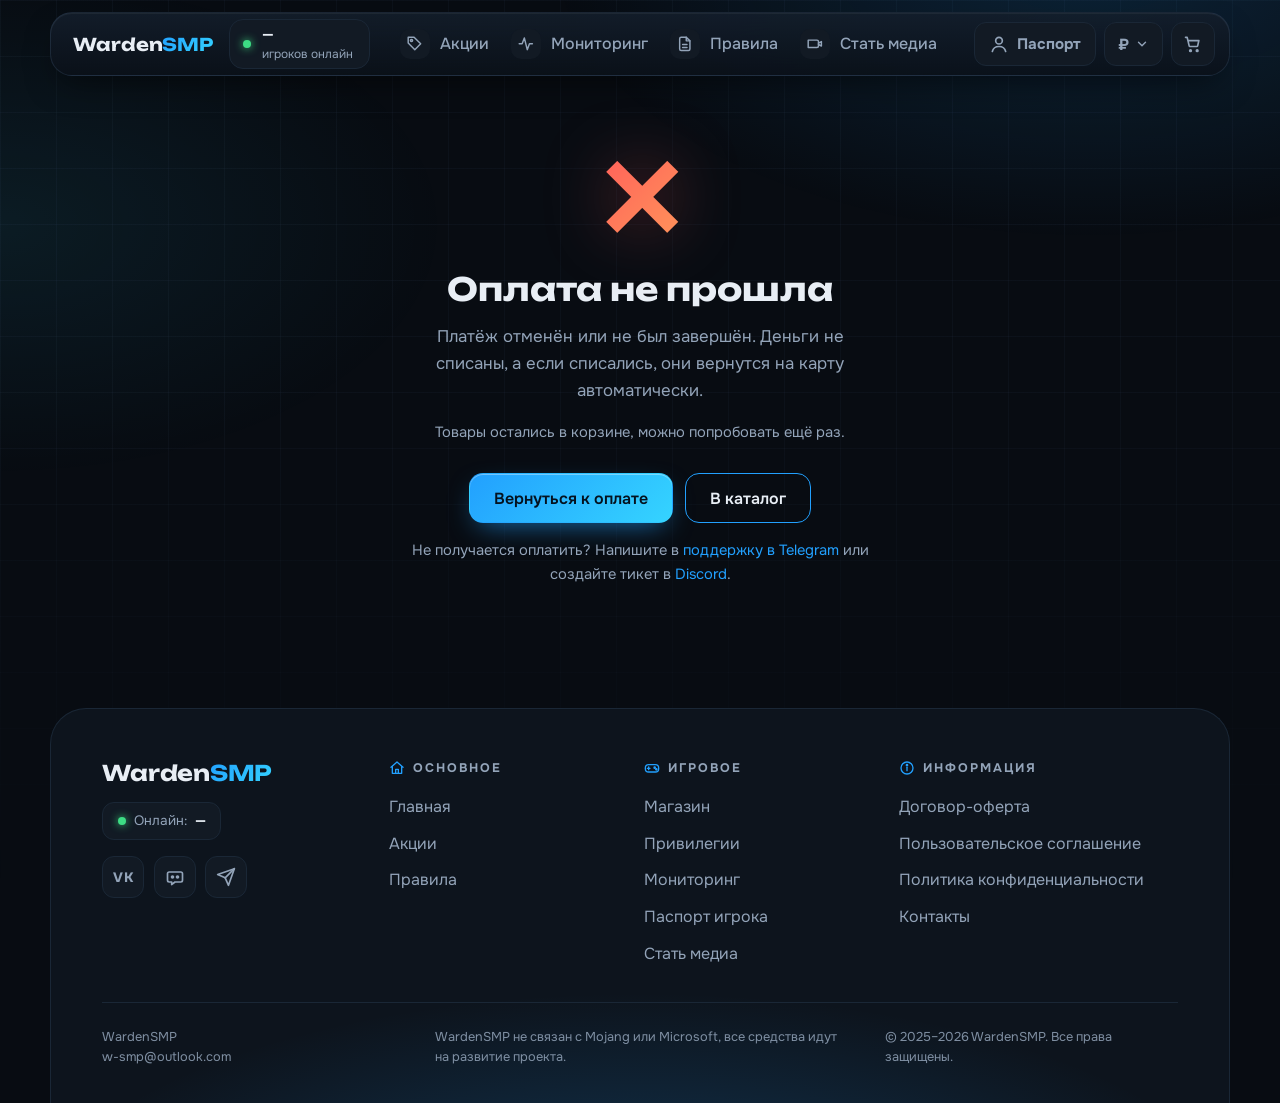
<file: payments/fail/index.html>
<!DOCTYPE html>
<html lang="ru">
<head>
  <meta charset="UTF-8">
  <meta name="viewport" content="width=device-width, initial-scale=1">
  <meta name="robots" content="noindex">
  <title>Оплата не прошла | WardenSMP</title>
  <meta name="description" content="Платёж не был завершён. Товары остались в корзине, можно попробовать ещё раз.">
  <link rel="icon" href="../../favicon.svg" type="image/svg+xml">
  <link rel="icon" href="../../favicon.ico" sizes="48x48">
  <link rel="apple-touch-icon" href="../../apple-touch-icon.png">
  <meta name="theme-color" content="#080c12">
  <link rel="stylesheet" href="../../css/style.css?v=46">
  <link rel="stylesheet" href="../../css/theme.css?v=2">
</head>
<body data-root="../../" data-page="payment-fail">

<div id="site-header"></div>

<main>
  <section class="nf nf-fail">
    <div class="nf-code" aria-hidden="true">&#10005;</div>
    <h1>Оплата не прошла</h1>
    <p>Платёж отменён или не был завершён. Деньги не списаны, а если списались, они вернутся на карту автоматически.</p>
    <p class="nf-note">Товары остались в корзине, можно попробовать ещё раз.</p>
    <div class="nf-actions">
      <button class="btn btn-primary" type="button" data-cart-open>Вернуться к оплате</button>
      <a class="btn btn-outline" href="../../privileges.html">В каталог</a>
    </div>
    <p class="nf-note">Не получается оплатить? Напишите в <a href="https://t.me/w_smp_bot" target="_blank" rel="noopener">поддержку в Telegram</a> или создайте тикет в <a href="https://discord.gg/DGthvPcgk8" target="_blank" rel="noopener">Discord</a>.</p>
  </section>
</main>

<div id="site-footer"></div>

<script src="../../js/layout.js?v=46"></script>
<script src="../../js/main.js?v=46"></script>
<script src="../../js/ui.js?v=1"></script>
</body>
</html>
</file>
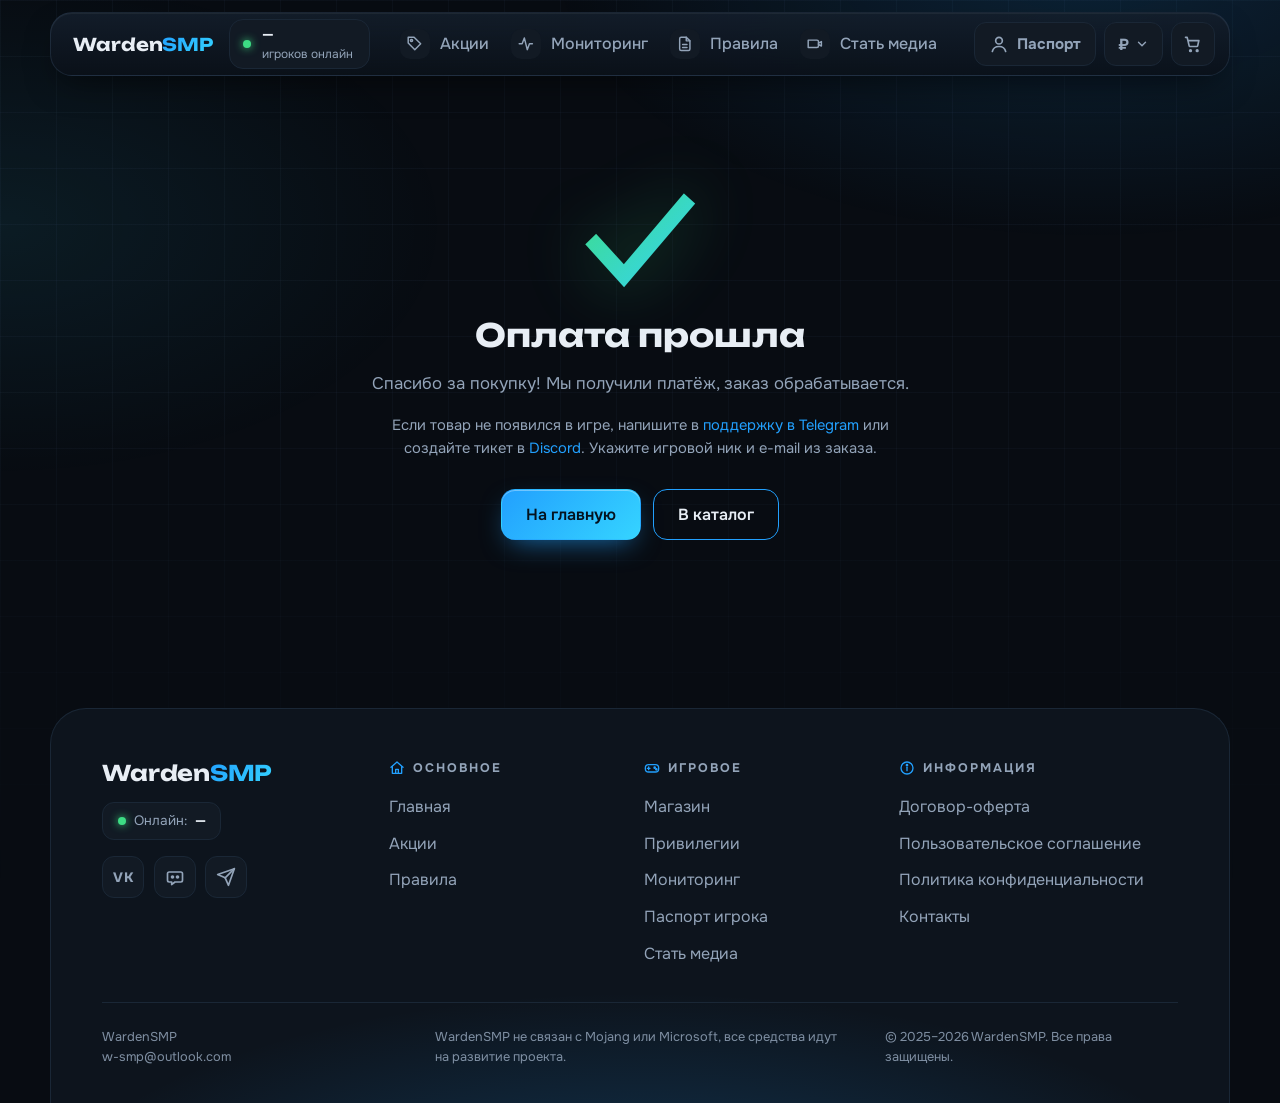
<file: payments/success/index.html>
<!DOCTYPE html>
<html lang="ru">
<head>
  <meta charset="UTF-8">
  <meta name="viewport" content="width=device-width, initial-scale=1">
  <meta name="robots" content="noindex">
  <title>Оплата прошла | WardenSMP</title>
  <meta name="description" content="Спасибо за покупку на WardenSMP. Платёж получен.">
  <link rel="icon" href="../../favicon.svg" type="image/svg+xml">
  <link rel="icon" href="../../favicon.ico" sizes="48x48">
  <link rel="apple-touch-icon" href="../../apple-touch-icon.png">
  <meta name="theme-color" content="#080c12">
  <link rel="stylesheet" href="../../css/style.css?v=46">
  <link rel="stylesheet" href="../../css/theme.css?v=2">
  <!-- Заказ оплачен: очищаем корзину раньше, чем main.js нарисует счётчик товаров -->
  <script>try { localStorage.removeItem("wsmp-cart-v2"); } catch (e) {}</script>
</head>
<body data-root="../../" data-page="payment-success">

<div id="site-header"></div>

<main>
  <section class="nf nf-ok">
    <div class="nf-code" aria-hidden="true">&#10003;</div>
    <h1>Оплата прошла</h1>
    <p>Спасибо за покупку! Мы получили платёж, заказ обрабатывается.</p>
    <p class="nf-note">Если товар не появился в игре, напишите в <a href="https://t.me/w_smp_bot" target="_blank" rel="noopener">поддержку в Telegram</a> или создайте тикет в <a href="https://discord.gg/DGthvPcgk8" target="_blank" rel="noopener">Discord</a>. Укажите игровой ник и e-mail из заказа.</p>
    <div class="nf-actions">
      <a class="btn btn-primary" href="../../">На главную</a>
      <a class="btn btn-outline" href="../../privileges.html">В каталог</a>
    </div>
  </section>
</main>

<div id="site-footer"></div>

<script src="../../js/layout.js?v=46"></script>
<script src="../../js/main.js?v=46"></script>
<script src="../../js/ui.js?v=1"></script>
</body>
</html>
</file>
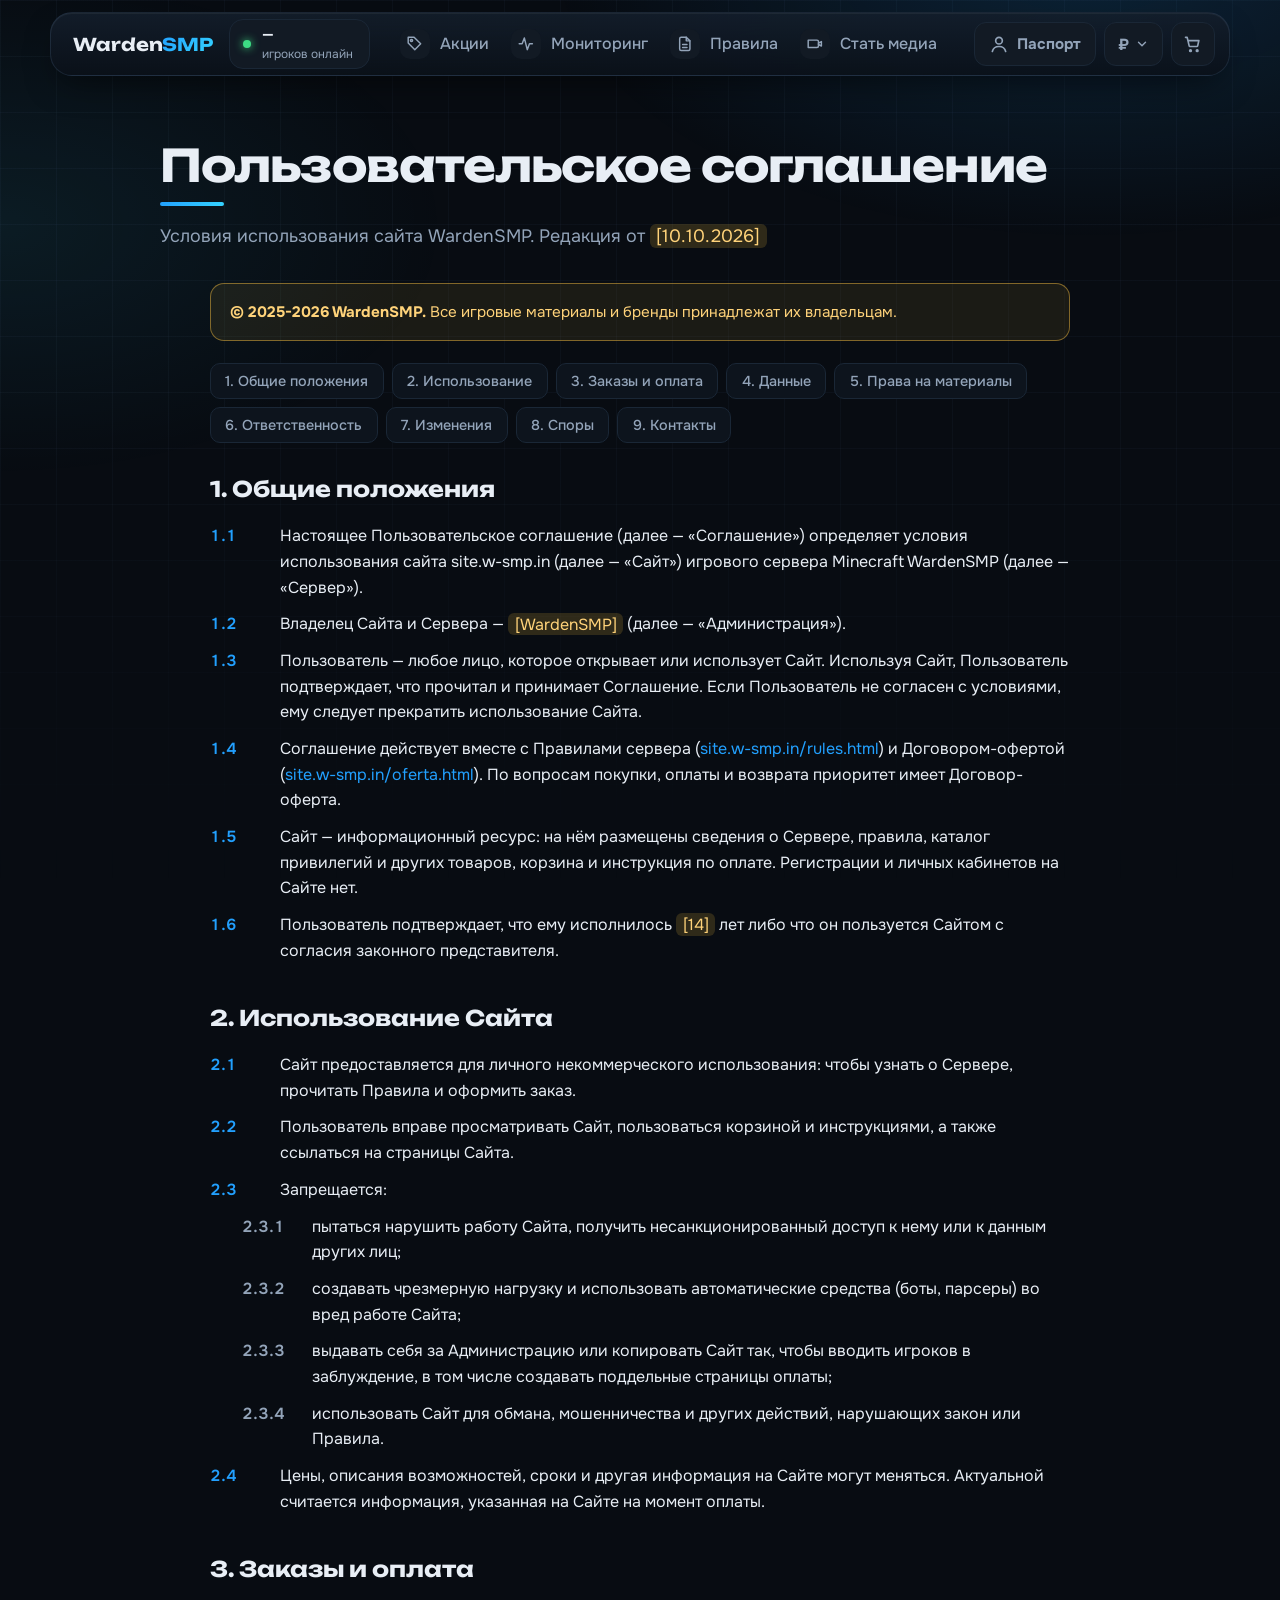
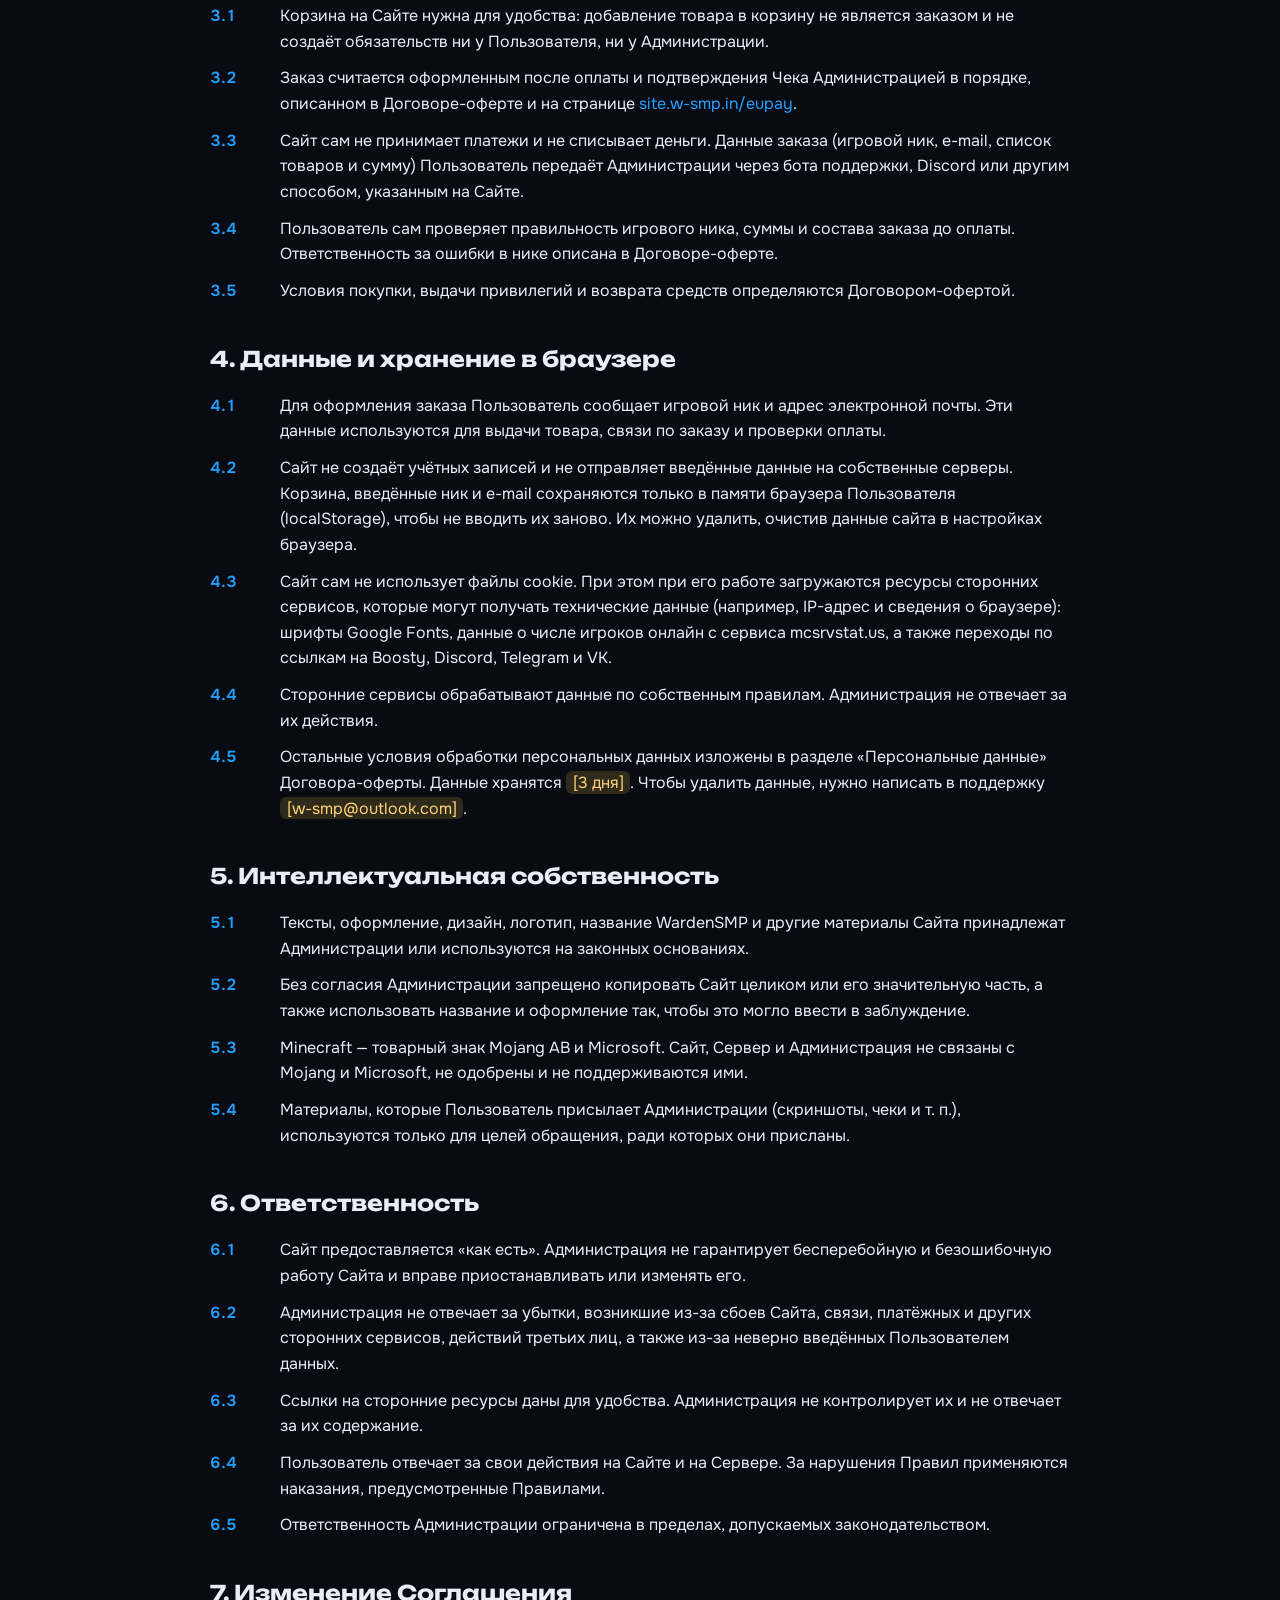
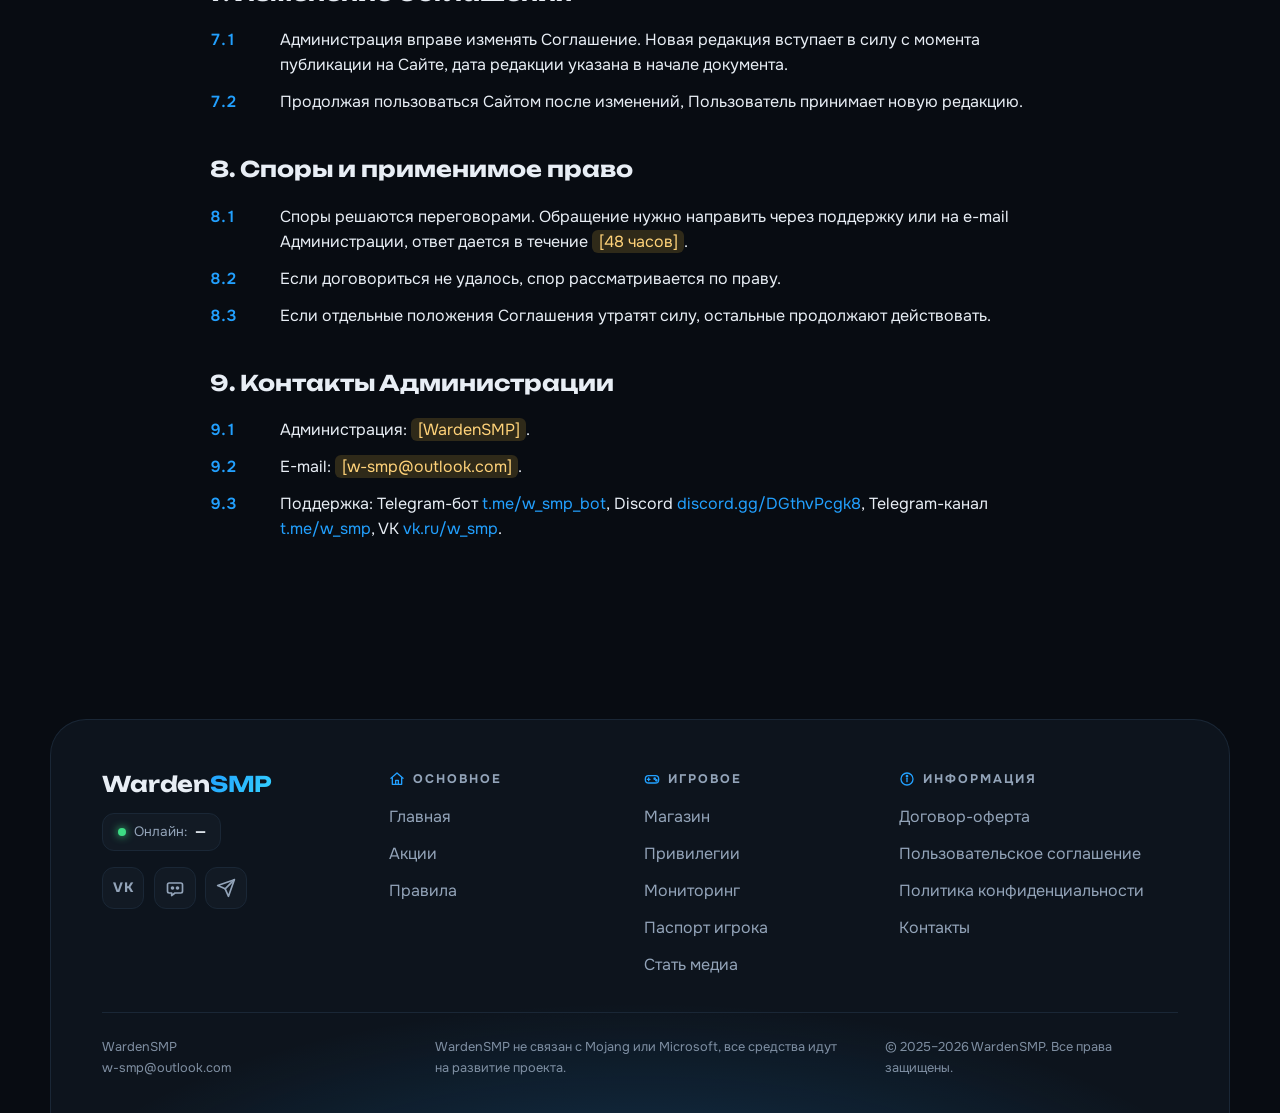
<file: agreement.html>
<!DOCTYPE html>
<html lang="ru">
<head>
  <meta charset="UTF-8">
  <meta name="viewport" content="width=device-width, initial-scale=1">
  <title>Пользовательское соглашение | WardenSMP</title>
  <meta name="description" content="Пользовательское соглашение сайта WardenSMP: условия использования сайта, данные, ответственность.">
  <link rel="canonical" href="https://site.w-smp.in/agreement.html">
  <meta property="og:type" content="website">
  <meta property="og:site_name" content="WardenSMP">
  <meta property="og:locale" content="ru_RU">
  <meta property="og:title" content="Пользовательское соглашение | WardenSMP">
  <meta property="og:description" content="Пользовательское соглашение сайта WardenSMP: условия использования сайта, данные, ответственность.">
  <meta property="og:url" content="https://site.w-smp.in/agreement.html">
  <meta property="og:image" content="https://site.w-smp.in/img/og.png">
  <meta property="og:image:width" content="1200">
  <meta property="og:image:height" content="630">
  <meta property="og:image:alt" content="WardenSMP: сервер Minecraft">
  <meta name="twitter:card" content="summary_large_image">
  <meta name="twitter:title" content="Пользовательское соглашение | WardenSMP">
  <meta name="twitter:description" content="Пользовательское соглашение сайта WardenSMP: условия использования сайта, данные, ответственность.">
  <meta name="twitter:image" content="https://site.w-smp.in/img/og.png">
  <link rel="stylesheet" href="css/style.css?v=46">
  <link rel="stylesheet" href="css/theme.css?v=2">
</head>
<body data-root="" data-page="agreement">

<div id="site-header"></div>

<main>
  <section class="page-head">
    <div class="wrap narrow">
      <h1>Пользовательское соглашение</h1>
      <p>Условия использования сайта WardenSMP. Редакция от <mark class="fill">[10.10.2026]</mark></p>
    </div>
  </section>

  <div class="doc">
    <!-- УДАЛИ этот блок после того, как заполнишь все жёлтые поля и покажешь документ юристу -->
    <div class="doc-draft"><b>© 2025-2026 WardenSMP.</b> Все игровые материалы и бренды принадлежат их владельцам.</div>

    <nav class="doc-nav" aria-label="Разделы соглашения">
      <a href="#d1">1. Общие положения</a>
      <a href="#d2">2. Использование</a>
      <a href="#d3">3. Заказы и оплата</a>
      <a href="#d4">4. Данные</a>
      <a href="#d5">5. Права на материалы</a>
      <a href="#d6">6. Ответственность</a>
      <a href="#d7">7. Изменения</a>
      <a href="#d8">8. Споры</a>
      <a href="#d9">9. Контакты</a>
    </nav>

    <section class="doc-sec" id="d1">
      <h2>1. Общие положения</h2>
      <div class="cl"><span class="cl-n">1.1</span><span>Настоящее Пользовательское соглашение (далее — «Соглашение») определяет условия использования сайта site.w-smp.in (далее — «Сайт») игрового сервера Minecraft WardenSMP (далее — «Сервер»).</span></div>
      <div class="cl"><span class="cl-n">1.2</span><span>Владелец Сайта и Сервера — <mark class="fill">[WardenSMP]</mark> (далее — «Администрация»).</span></div>
      <div class="cl"><span class="cl-n">1.3</span><span>Пользователь — любое лицо, которое открывает или использует Сайт. Используя Сайт, Пользователь подтверждает, что прочитал и принимает Соглашение. Если Пользователь не согласен с условиями, ему следует прекратить использование Сайта.</span></div>
      <div class="cl"><span class="cl-n">1.4</span><span>Соглашение действует вместе с Правилами сервера (<a href="rules.html">site.w-smp.in/rules.html</a>) и Договором-офертой (<a href="oferta.html">site.w-smp.in/oferta.html</a>). По вопросам покупки, оплаты и возврата приоритет имеет Договор-оферта.</span></div>
      <div class="cl"><span class="cl-n">1.5</span><span>Сайт — информационный ресурс: на нём размещены сведения о Сервере, правила, каталог привилегий и других товаров, корзина и инструкция по оплате. Регистрации и личных кабинетов на Сайте нет.</span></div>
      <div class="cl"><span class="cl-n">1.6</span><span>Пользователь подтверждает, что ему исполнилось <mark class="fill">[14]</mark> лет либо что он пользуется Сайтом с согласия законного представителя.</span></div>
    </section>
    <section class="doc-sec" id="d2">
      <h2>2. Использование Сайта</h2>
      <div class="cl"><span class="cl-n">2.1</span><span>Сайт предоставляется для личного некоммерческого использования: чтобы узнать о Сервере, прочитать Правила и оформить заказ.</span></div>
      <div class="cl"><span class="cl-n">2.2</span><span>Пользователь вправе просматривать Сайт, пользоваться корзиной и инструкциями, а также ссылаться на страницы Сайта.</span></div>
      <div class="cl"><span class="cl-n">2.3</span><span>Запрещается:</span></div>
      <div class="cl sub"><span class="cl-n">2.3.1</span><span>пытаться нарушить работу Сайта, получить несанкционированный доступ к нему или к данным других лиц;</span></div>
      <div class="cl sub"><span class="cl-n">2.3.2</span><span>создавать чрезмерную нагрузку и использовать автоматические средства (боты, парсеры) во вред работе Сайта;</span></div>
      <div class="cl sub"><span class="cl-n">2.3.3</span><span>выдавать себя за Администрацию или копировать Сайт так, чтобы вводить игроков в заблуждение, в том числе создавать поддельные страницы оплаты;</span></div>
      <div class="cl sub"><span class="cl-n">2.3.4</span><span>использовать Сайт для обмана, мошенничества и других действий, нарушающих закон или Правила.</span></div>
      <div class="cl"><span class="cl-n">2.4</span><span>Цены, описания возможностей, сроки и другая информация на Сайте могут меняться. Актуальной считается информация, указанная на Сайте на момент оплаты.</span></div>
    </section>
    <section class="doc-sec" id="d3">
      <h2>3. Заказы и оплата</h2>
      <div class="cl"><span class="cl-n">3.1</span><span>Корзина на Сайте нужна для удобства: добавление товара в корзину не является заказом и не создаёт обязательств ни у Пользователя, ни у Администрации.</span></div>
      <div class="cl"><span class="cl-n">3.2</span><span>Заказ считается оформленным после оплаты и подтверждения Чека Администрацией в порядке, описанном в Договоре-оферте и на странице <a href="eupay/">site.w-smp.in/eupay</a>.</span></div>
      <div class="cl"><span class="cl-n">3.3</span><span>Сайт сам не принимает платежи и не списывает деньги. Данные заказа (игровой ник, e-mail, список товаров и сумму) Пользователь передаёт Администрации через бота поддержки, Discord или другим способом, указанным на Сайте.</span></div>
      <div class="cl"><span class="cl-n">3.4</span><span>Пользователь сам проверяет правильность игрового ника, суммы и состава заказа до оплаты. Ответственность за ошибки в нике описана в Договоре-оферте.</span></div>
      <div class="cl"><span class="cl-n">3.5</span><span>Условия покупки, выдачи привилегий и возврата средств определяются Договором-офертой.</span></div>
    </section>
    <section class="doc-sec" id="d4">
      <h2>4. Данные и хранение в браузере</h2>
      <div class="cl"><span class="cl-n">4.1</span><span>Для оформления заказа Пользователь сообщает игровой ник и адрес электронной почты. Эти данные используются для выдачи товара, связи по заказу и проверки оплаты.</span></div>
      <div class="cl"><span class="cl-n">4.2</span><span>Сайт не создаёт учётных записей и не отправляет введённые данные на собственные серверы. Корзина, введённые ник и e-mail сохраняются только в памяти браузера Пользователя (localStorage), чтобы не вводить их заново. Их можно удалить, очистив данные сайта в настройках браузера.</span></div>
      <div class="cl"><span class="cl-n">4.3</span><span>Сайт сам не использует файлы cookie. При этом при его работе загружаются ресурсы сторонних сервисов, которые могут получать технические данные (например, IP-адрес и сведения о браузере): шрифты Google Fonts, данные о числе игроков онлайн с сервиса mcsrvstat.us, а также переходы по ссылкам на Boosty, Discord, Telegram и VK.</span></div>
      <div class="cl"><span class="cl-n">4.4</span><span>Сторонние сервисы обрабатывают данные по собственным правилам. Администрация не отвечает за их действия.</span></div>
      <div class="cl"><span class="cl-n">4.5</span><span>Остальные условия обработки персональных данных изложены в разделе «Персональные данные» Договора-оферты. Данные хранятся <mark class="fill">[3 дня]</mark>. Чтобы удалить данные, нужно написать в поддержку <mark class="fill">[w-smp@outlook.com]</mark>.</span></div>
    </section>
    <section class="doc-sec" id="d5">
      <h2>5. Интеллектуальная собственность</h2>
      <div class="cl"><span class="cl-n">5.1</span><span>Тексты, оформление, дизайн, логотип, название WardenSMP и другие материалы Сайта принадлежат Администрации или используются на законных основаниях.</span></div>
      <div class="cl"><span class="cl-n">5.2</span><span>Без согласия Администрации запрещено копировать Сайт целиком или его значительную часть, а также использовать название и оформление так, чтобы это могло ввести в заблуждение.</span></div>
      <div class="cl"><span class="cl-n">5.3</span><span>Minecraft — товарный знак Mojang AB и Microsoft. Сайт, Сервер и Администрация не связаны с Mojang и Microsoft, не одобрены и не поддерживаются ими.</span></div>
      <div class="cl"><span class="cl-n">5.4</span><span>Материалы, которые Пользователь присылает Администрации (скриншоты, чеки и т. п.), используются только для целей обращения, ради которых они присланы.</span></div>
    </section>
    <section class="doc-sec" id="d6">
      <h2>6. Ответственность</h2>
      <div class="cl"><span class="cl-n">6.1</span><span>Сайт предоставляется «как есть». Администрация не гарантирует бесперебойную и безошибочную работу Сайта и вправе приостанавливать или изменять его.</span></div>
      <div class="cl"><span class="cl-n">6.2</span><span>Администрация не отвечает за убытки, возникшие из-за сбоев Сайта, связи, платёжных и других сторонних сервисов, действий третьих лиц, а также из-за неверно введённых Пользователем данных.</span></div>
      <div class="cl"><span class="cl-n">6.3</span><span>Ссылки на сторонние ресурсы даны для удобства. Администрация не контролирует их и не отвечает за их содержание.</span></div>
      <div class="cl"><span class="cl-n">6.4</span><span>Пользователь отвечает за свои действия на Сайте и на Сервере. За нарушения Правил применяются наказания, предусмотренные Правилами.</span></div>
      <div class="cl"><span class="cl-n">6.5</span><span>Ответственность Администрации ограничена в пределах, допускаемых законодательством.</span></div>
    </section>
    <section class="doc-sec" id="d7">
      <h2>7. Изменение Соглашения</h2>
      <div class="cl"><span class="cl-n">7.1</span><span>Администрация вправе изменять Соглашение. Новая редакция вступает в силу с момента публикации на Сайте, дата редакции указана в начале документа.</span></div>
      <div class="cl"><span class="cl-n">7.2</span><span>Продолжая пользоваться Сайтом после изменений, Пользователь принимает новую редакцию.</span></div>
    </section>
    <section class="doc-sec" id="d8">
      <h2>8. Споры и применимое право</h2>
      <div class="cl"><span class="cl-n">8.1</span><span>Споры решаются переговорами. Обращение нужно направить через поддержку или на e-mail Администрации, ответ дается в течение <mark class="fill">[48 часов]</mark>.</span></div>
      <div class="cl"><span class="cl-n">8.2</span><span>Если договориться не удалось, спор рассматривается по праву.</span></div>
      <div class="cl"><span class="cl-n">8.3</span><span>Если отдельные положения Соглашения утратят силу, остальные продолжают действовать.</span></div>
    </section>
    <section class="doc-sec" id="d9">
      <h2>9. Контакты Администрации</h2>
      <div class="cl"><span class="cl-n">9.1</span><span>Администрация: <mark class="fill">[WardenSMP]</mark>.</span></div>
      <div class="cl"><span class="cl-n">9.2</span><span>E-mail: <mark class="fill">[w-smp@outlook.com]</mark>.</span></div>
      <div class="cl"><span class="cl-n">9.3</span><span>Поддержка: Telegram-бот <a href="https://t.me/w_smp_bot" target="_blank" rel="noopener">t.me/w_smp_bot</a>, Discord <a href="https://discord.gg/DGthvPcgk8" target="_blank" rel="noopener">discord.gg/DGthvPcgk8</a>, Telegram-канал <a href="https://t.me/w_smp" target="_blank" rel="noopener">t.me/w_smp</a>, VK <a href="https://vk.ru/w_smp" target="_blank" rel="noopener">vk.ru/w_smp</a>.</span></div>
    </section>
  </div>
</main>

<div id="site-footer"></div>

<script src="js/layout.js?v=46"></script>
<script src="js/main.js?v=46"></script>
<script src="js/ui.js?v=1"></script>
</body>
</html>
</file>
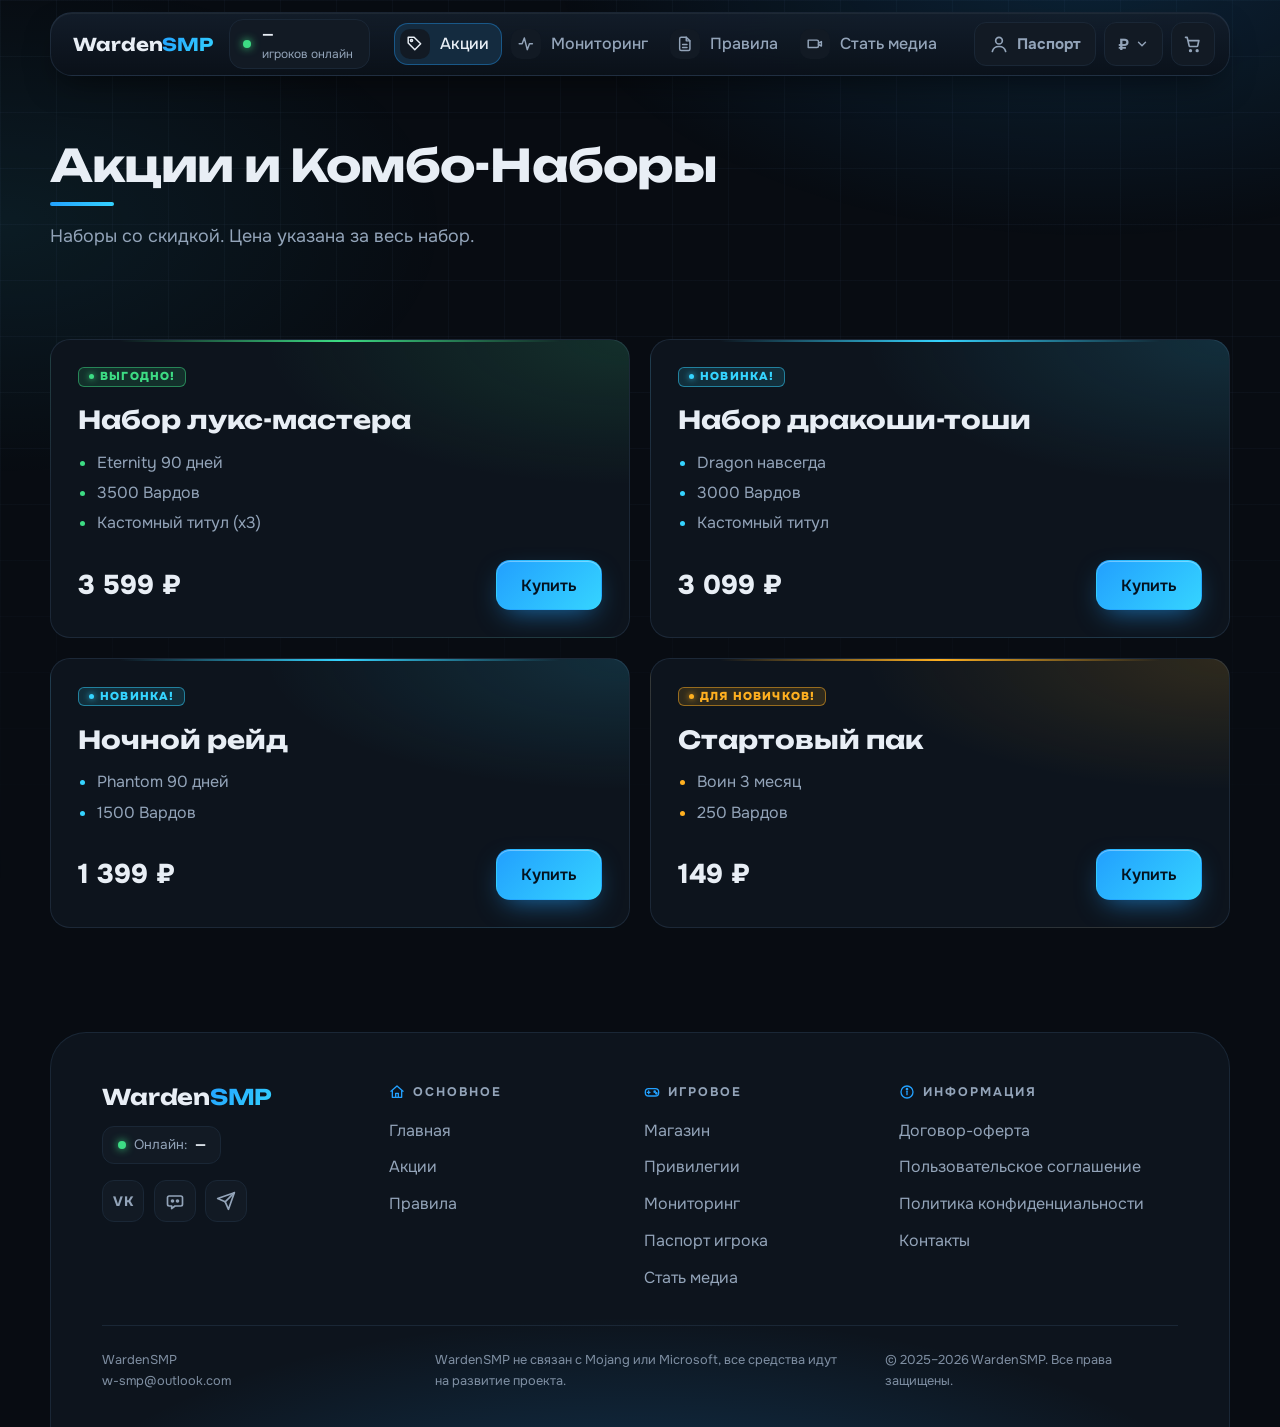
<file: akcii.html>
<!DOCTYPE html>
<html lang="ru">
<head>
  <meta charset="UTF-8">
  <meta name="viewport" content="width=device-width, initial-scale=1">
  <title>Акции и комбо-наборы WardenSMP | mc.w-smp.in</title>
  <meta name="description" content="Комбо-наборы WardenSMP со скидкой: привилегии, Варды и кастомные титулы в одном наборе по выгодной цене.">
  <link rel="canonical" href="https://site.w-smp.in/akcii.html">
  <meta property="og:type" content="website">
  <meta property="og:site_name" content="WardenSMP">
  <meta property="og:locale" content="ru_RU">
  <meta property="og:title" content="Акции и комбо-наборы WardenSMP | mc.w-smp.in">
  <meta property="og:description" content="Комбо-наборы WardenSMP со скидкой: привилегии, Варды и кастомные титулы в одном наборе по выгодной цене.">
  <meta property="og:url" content="https://site.w-smp.in/akcii.html">
  <meta property="og:image" content="https://site.w-smp.in/img/og.png">
  <meta property="og:image:width" content="1200">
  <meta property="og:image:height" content="630">
  <meta property="og:image:alt" content="WardenSMP: сервер Minecraft">
  <meta name="twitter:card" content="summary_large_image">
  <meta name="twitter:title" content="Акции и комбо-наборы WardenSMP | mc.w-smp.in">
  <meta name="twitter:description" content="Комбо-наборы WardenSMP со скидкой: привилегии, Варды и кастомные титулы в одном наборе по выгодной цене.">
  <meta name="twitter:image" content="https://site.w-smp.in/img/og.png">
  <link rel="icon" href="/favicon.svg" type="image/svg+xml">
  <link rel="icon" href="/favicon.ico" sizes="48x48">
  <link rel="apple-touch-icon" href="/apple-touch-icon.png">
  <meta name="theme-color" content="#080c12">
  <link rel="stylesheet" href="css/style.css?v=46">
  <link rel="stylesheet" href="css/theme.css?v=2">
</head>
<body data-root="" data-page="akcii">

<div id="site-header"></div>

<main>
  <section class="page-head">
    <div class="wrap">
      <h1>Акции и Комбо-Наборы</h1>
      <p>Наборы со скидкой. Цена указана за весь набор.</p>
    </div>
  </section>

  <section class="promo promo-page">
    <div class="wrap">
      <div class="promo-grid">
        <article class="promo-card">
          <span class="card-cat" data-tag="deal">ВЫГОДНО!</span>
          <h3>Набор лукс-мастера</h3>
          <ul class="promo-items">
            <li>Eternity 90 дней</li>
            <li>3500 Вардов</li>
            <li>Кастомный титул (x3)</li>
          </ul>
          <div class="promo-foot">
            <span class="promo-price" data-price-rub="3599">3599 ₽</span>
            <a class="btn btn-primary" href="https://t.me/w_smp_bot" target="_blank" rel="noopener">Купить</a>
          </div>
        </article>
        <article class="promo-card">
          <span class="card-cat" data-tag="new">НОВИНКА!</span>
          <h3>Набор дракоши-тоши</h3>
          <ul class="promo-items">
            <li>Dragon навсегда</li>
            <li>3000 Вардов</li>
            <li>Кастомный титул</li>
          </ul>
          <div class="promo-foot">
            <span class="promo-price" data-price-rub="3099">3099 ₽</span>
            <a class="btn btn-primary" href="https://t.me/w_smp_bot" target="_blank" rel="noopener">Купить</a>
          </div>
        </article>
        <article class="promo-card">
          <span class="card-cat" data-tag="new">НОВИНКА!</span>
          <h3>Ночной рейд</h3>
          <ul class="promo-items">
            <li>Phantom 90 дней</li>
            <li>1500 Вардов</li>
          </ul>
          <div class="promo-foot">
            <span class="promo-price" data-price-rub="1399">1399 ₽</span>
            <a class="btn btn-primary" href="https://t.me/w_smp_bot" target="_blank" rel="noopener">Купить</a>
          </div>
        </article>
        <article class="promo-card">
          <span class="card-cat" data-tag="starter">ДЛЯ НОВИЧКОВ!</span>
          <h3>Стартовый пак</h3>
          <ul class="promo-items">
            <li>Воин 3 месяц</li>
            <li>250 Вардов</li>
          </ul>
          <div class="promo-foot">
            <span class="promo-price" data-price-rub="149">149 ₽</span>
            <a class="btn btn-primary" href="https://t.me/w_smp_bot" target="_blank" rel="noopener">Купить</a>
          </div>
        </article>
      
      </div>
    </div>
  </section>
</main>

<div id="site-footer"></div>

<script src="js/layout.js?v=46"></script>
<script src="js/main.js?v=46"></script>
<script src="js/ui.js?v=1"></script>
</body>
</html>
</file>
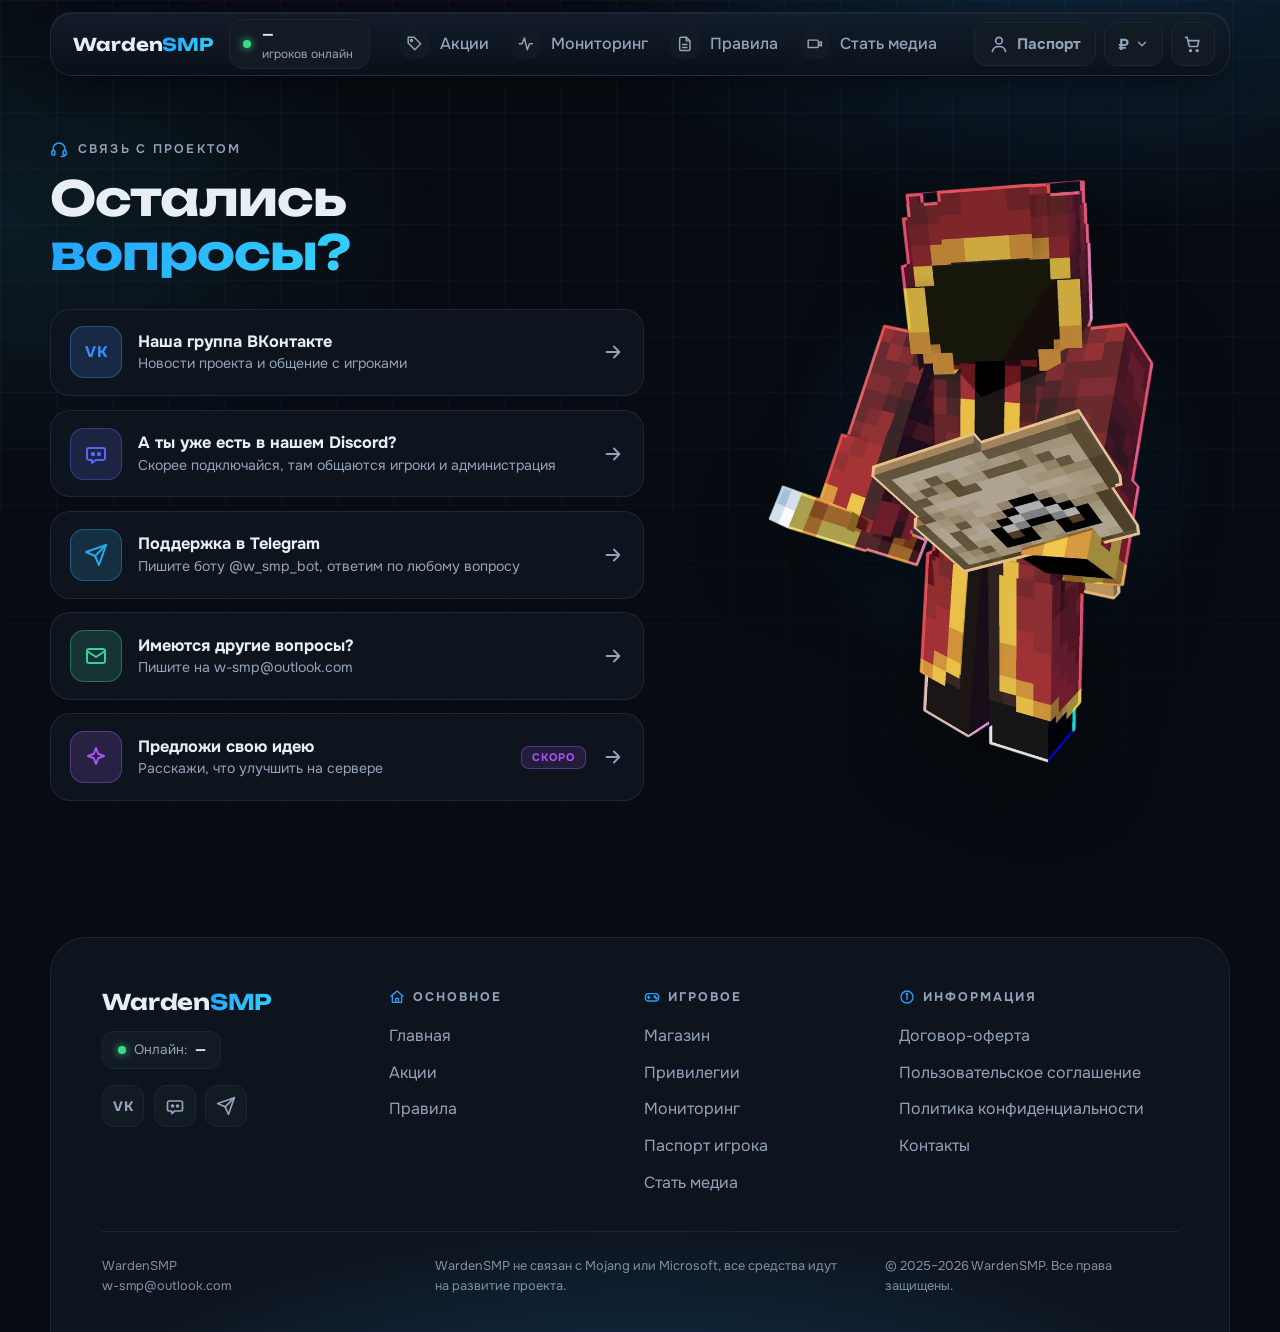
<file: contacts.html>
<!DOCTYPE html>
<html lang="ru">
<head>
  <meta charset="UTF-8">
  <meta name="viewport" content="width=device-width, initial-scale=1">
  <title>Контакты и поддержка WardenSMP | mc.w-smp.in</title>
  <meta name="description" content="Связь с WardenSMP: бот поддержки в Telegram, Discord, VK и почта. Ответим по оплате, блокировкам и любым вопросам.">
  <link rel="canonical" href="https://site.w-smp.in/contacts.html">
  <meta property="og:type" content="website">
  <meta property="og:site_name" content="WardenSMP">
  <meta property="og:locale" content="ru_RU">
  <meta property="og:title" content="Контакты и поддержка WardenSMP | mc.w-smp.in">
  <meta property="og:description" content="Связь с WardenSMP: бот поддержки в Telegram, Discord, VK и почта. Ответим по оплате, блокировкам и любым вопросам.">
  <meta property="og:url" content="https://site.w-smp.in/contacts.html">
  <meta property="og:image" content="https://site.w-smp.in/img/og.png">
  <meta property="og:image:width" content="1200">
  <meta property="og:image:height" content="630">
  <meta property="og:image:alt" content="WardenSMP: сервер Minecraft">
  <meta name="twitter:card" content="summary_large_image">
  <meta name="twitter:title" content="Контакты и поддержка WardenSMP | mc.w-smp.in">
  <meta name="twitter:description" content="Связь с WardenSMP: бот поддержки в Telegram, Discord, VK и почта. Ответим по оплате, блокировкам и любым вопросам.">
  <meta name="twitter:image" content="https://site.w-smp.in/img/og.png">
  <link rel="icon" href="/favicon.svg" type="image/svg+xml">
  <link rel="icon" href="/favicon.ico" sizes="48x48">
  <link rel="apple-touch-icon" href="/apple-touch-icon.png">
  <meta name="theme-color" content="#080c12">
  <link rel="stylesheet" href="css/style.css?v=46">
  <link rel="stylesheet" href="css/theme.css?v=2">
</head>
<body data-root="" data-page="contacts">

<div id="site-header"></div>

<main>
  <section class="ct">
    <div class="wrap ct-wrap">
      <div class="ct-main">
        <p class="ct-eyebrow"><svg viewBox="0 0 24 24" fill="none" stroke="currentColor" stroke-width="2" stroke-linecap="round" stroke-linejoin="round" aria-hidden="true" width="18" height="18"><path d="M4 14v-2a8 8 0 0 1 16 0v2"/><rect x="2.5" y="14" width="4" height="6" rx="1.5"/><rect x="17.5" y="14" width="4" height="6" rx="1.5"/><path d="M20 20c0 1.5-2 2-5 2"/></svg>Связь с проектом</p>
        <h1>Остались <span>вопросы?</span></h1>
        <div class="ct-list">
      <a class="ct-card" style="--ct:#3b8cff" href="https://vk.ru/w_smp" target="_blank" rel="noopener">
        <span class="ct-ic"><span class="ct-vk">VK</span></span>
        <span class="ct-text"><b>Наша группа ВКонтакте</b><small>Новости проекта и общение с игроками</small></span>
        <svg class="ct-arrow" viewBox="0 0 24 24" width="22" height="22" fill="none" stroke="currentColor" stroke-width="2" stroke-linecap="round" stroke-linejoin="round" aria-hidden="true"><path d="M5 12h14M13 6l6 6-6 6"/></svg>
      </a>
      <a class="ct-card" style="--ct:#5865f2" href="https://discord.gg/DGthvPcgk8" target="_blank" rel="noopener">
        <span class="ct-ic"><svg viewBox="0 0 24 24" fill="none" stroke="currentColor" stroke-width="2" stroke-linecap="round" stroke-linejoin="round" aria-hidden="true"><path d="M5 6h14a2 2 0 0 1 2 2v8a2 2 0 0 1-2 2h-7l-4 3v-3H5a2 2 0 0 1-2-2V8a2 2 0 0 1 2-2z"/><circle cx="9" cy="12" r="1.2" fill="currentColor"/><circle cx="15" cy="12" r="1.2" fill="currentColor"/></svg></span>
        <span class="ct-text"><b>А ты уже есть в нашем Discord?</b><small>Скорее подключайся, там общаются игроки и администрация</small></span>
        <svg class="ct-arrow" viewBox="0 0 24 24" width="22" height="22" fill="none" stroke="currentColor" stroke-width="2" stroke-linecap="round" stroke-linejoin="round" aria-hidden="true"><path d="M5 12h14M13 6l6 6-6 6"/></svg>
      </a>
      <a class="ct-card" style="--ct:#29a9eb" href="https://t.me/w_smp_bot" target="_blank" rel="noopener">
        <span class="ct-ic"><svg viewBox="0 0 24 24" fill="none" stroke="currentColor" stroke-width="2" stroke-linecap="round" stroke-linejoin="round" aria-hidden="true"><path d="m22 2-7 20-4-9-9-4Z"/><path d="M22 2 11 13"/></svg></span>
        <span class="ct-text"><b>Поддержка в Telegram</b><small>Пишите боту @w_smp_bot, ответим по любому вопросу</small></span>
        <svg class="ct-arrow" viewBox="0 0 24 24" width="22" height="22" fill="none" stroke="currentColor" stroke-width="2" stroke-linecap="round" stroke-linejoin="round" aria-hidden="true"><path d="M5 12h14M13 6l6 6-6 6"/></svg>
      </a>
      <a class="ct-card" style="--ct:#34d399" href="mailto:w-smp@outlook.com">
        <span class="ct-ic"><svg viewBox="0 0 24 24" fill="none" stroke="currentColor" stroke-width="2" stroke-linecap="round" stroke-linejoin="round" aria-hidden="true"><rect x="3" y="5" width="18" height="14" rx="2"/><path d="m3 7 9 6 9-6"/></svg></span>
        <span class="ct-text"><b>Имеются другие вопросы?</b><small>Пишите на w-smp@outlook.com</small></span>
        <svg class="ct-arrow" viewBox="0 0 24 24" width="22" height="22" fill="none" stroke="currentColor" stroke-width="2" stroke-linecap="round" stroke-linejoin="round" aria-hidden="true"><path d="M5 12h14M13 6l6 6-6 6"/></svg>
      </a>
      <button class="ct-card" style="--ct:#a855f7" type="button" data-idea>
        <span class="ct-ic"><svg viewBox="0 0 24 24" fill="none" stroke="currentColor" stroke-width="2" stroke-linecap="round" stroke-linejoin="round" aria-hidden="true"><path d="M12 3l2.2 5.8L20 11l-5.8 2.2L12 19l-2.2-5.8L4 11l5.8-2.2z"/></svg></span>
        <span class="ct-text"><b>Предложи свою идею</b><small>Расскажи, что улучшить на сервере</small></span>
        <span class="ct-soon">Скоро</span><svg class="ct-arrow" viewBox="0 0 24 24" width="22" height="22" fill="none" stroke="currentColor" stroke-width="2" stroke-linecap="round" stroke-linejoin="round" aria-hidden="true"><path d="M5 12h14M13 6l6 6-6 6"/></svg>
      </button>
        </div>
      </div>
      <div class="ct-art" aria-hidden="true">
        <picture style="--gx: 58%; --gy: 50%">
          <source srcset="img/character-contacts.webp" type="image/webp">
          <img src="img/character-contacts.png" alt="" width="738" height="1100" loading="lazy">
        </picture>
      </div>
    </div>
  </section>
</main>

<div id="site-footer"></div>

<script src="js/layout.js?v=46"></script>
<script src="js/main.js?v=46"></script>
<script src="js/ui.js?v=1"></script>
</body>
</html>
</file>
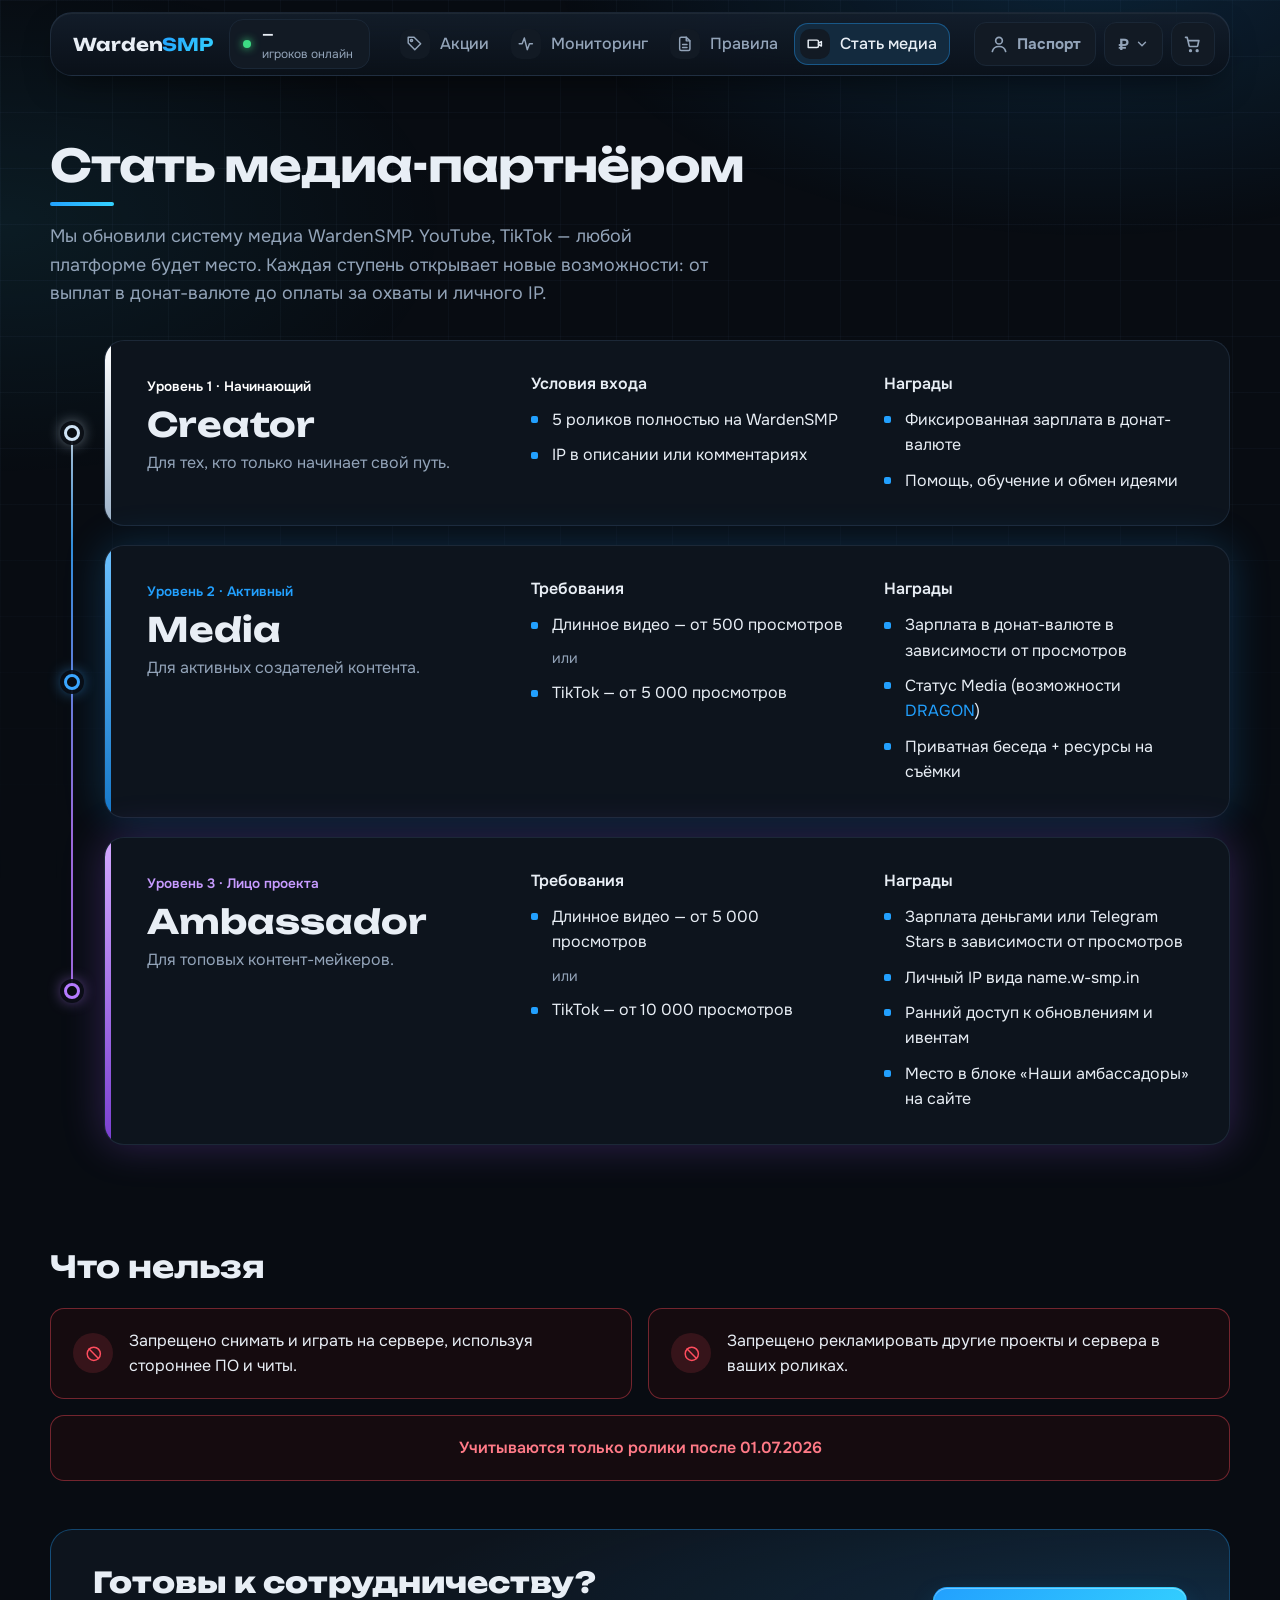
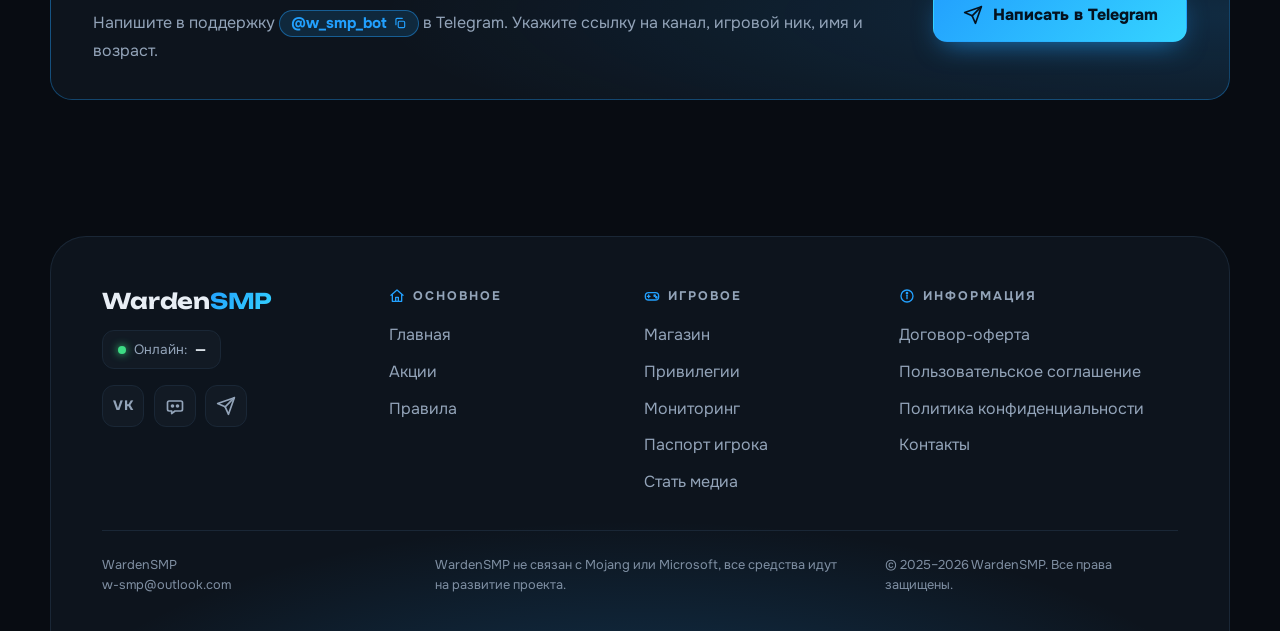
<file: media.html>
<!DOCTYPE html>
<html lang="ru">
<head>
  <meta charset="UTF-8">
  <meta name="viewport" content="width=device-width, initial-scale=1">
  <title>Стать медиа-партнёром WardenSMP | mc.w-smp.in</title>
  <meta name="description" content="Медиа-программа WardenSMP для YouTube и TikTok: уровни Creator, Media и Ambassador, выплаты, статусы и личный IP.">
  <link rel="canonical" href="https://site.w-smp.in/media.html">
  <meta property="og:type" content="website">
  <meta property="og:site_name" content="WardenSMP">
  <meta property="og:locale" content="ru_RU">
  <meta property="og:title" content="Стать медиа-партнёром WardenSMP | mc.w-smp.in">
  <meta property="og:description" content="Медиа-программа WardenSMP для YouTube и TikTok: уровни Creator, Media и Ambassador, выплаты, статусы и личный IP.">
  <meta property="og:url" content="https://site.w-smp.in/media.html">
  <meta property="og:image" content="https://site.w-smp.in/img/og.png">
  <meta property="og:image:width" content="1200">
  <meta property="og:image:height" content="630">
  <meta property="og:image:alt" content="WardenSMP: сервер Minecraft">
  <meta name="twitter:card" content="summary_large_image">
  <meta name="twitter:title" content="Стать медиа-партнёром WardenSMP | mc.w-smp.in">
  <meta name="twitter:description" content="Медиа-программа WardenSMP для YouTube и TikTok: уровни Creator, Media и Ambassador, выплаты, статусы и личный IP.">
  <meta name="twitter:image" content="https://site.w-smp.in/img/og.png">
  <link rel="icon" href="/favicon.svg" type="image/svg+xml">
  <link rel="icon" href="/favicon.ico" sizes="48x48">
  <link rel="apple-touch-icon" href="/apple-touch-icon.png">
  <meta name="theme-color" content="#080c12">
  <link rel="stylesheet" href="css/style.css?v=51">
  <link rel="stylesheet" href="css/theme.css?v=2">
</head>
<body data-root="" data-page="media">

<div id="site-header"></div>

<main>
  <section class="page-head">
    <div class="wrap">
      <h1>Стать медиа-партнёром</h1>
      <p>Мы обновили систему медиа WardenSMP. YouTube, TikTok — любой платформе будет место. Каждая ступень открывает новые возможности: от выплат в донат-валюте до оплаты за охваты и личного IP.</p>
    </div>
  </section>

  <section class="wrap tiers" aria-label="Уровни медиа-партнёров">
    <div class="tl-item tl-creator">
      <span class="node" aria-hidden="true"></span>
      <article class="tier tier-creator">
        <div class="tier-head">
          <span class="tier-tag">Уровень 1 · Начинающий</span>
          <h2>Creator</h2>
          <p class="tier-desc">Для тех, кто только начинает свой путь.</p>
        </div>
        <div class="tier-col">
          <h3>Условия входа</h3>
          <ul class="list">
            <li>5 роликов полностью на WardenSMP</li>
            <li>IP в описании или комментариях</li>
          </ul>
        </div>
        <div class="tier-col">
          <h3>Награды</h3>
          <ul class="list">
            <li>Фиксированная зарплата в донат-валюте</li>
            <li>Помощь, обучение и обмен идеями</li>
          </ul>
        </div>
      </article>
    </div>

    <div class="tl-item tl-media">
      <span class="node" aria-hidden="true"></span>
      <article class="tier tier-media">
        <div class="tier-head">
          <span class="tier-tag">Уровень 2 · Активный</span>
          <h2>Media</h2>
          <p class="tier-desc">Для активных создателей контента.</p>
        </div>
        <div class="tier-col">
          <h3>Требования</h3>
          <ul class="list">
            <li>Длинное видео — от 500 просмотров</li>
            <li class="or">или</li>
            <li>TikTok — от 5 000 просмотров</li>
          </ul>
        </div>
        <div class="tier-col">
          <h3>Награды</h3>
          <ul class="list">
            <li>Зарплата в донат-валюте в зависимости от просмотров</li>
            <li>Статус Media (возможности <a href="privileges.html" data-open="dragon">DRAGON</a>)</li>
            <li>Приватная беседа + ресурсы на съёмки</li>
          </ul>
        </div>
      </article>
    </div>

    <div class="tl-item tl-ambassador">
      <span class="node" aria-hidden="true"></span>
      <article class="tier tier-ambassador">
        <div class="tier-head">
          <span class="tier-tag">Уровень 3 · Лицо проекта</span>
          <h2>Ambassador</h2>
          <p class="tier-desc">Для топовых контент-мейкеров.</p>
        </div>
        <div class="tier-col">
          <h3>Требования</h3>
          <ul class="list">
            <li>Длинное видео — от 5 000 просмотров</li>
            <li class="or">или</li>
            <li>TikTok — от 10 000 просмотров</li>
          </ul>
        </div>
        <div class="tier-col">
          <h3>Награды</h3>
          <ul class="list">
            <li>Зарплата деньгами или Telegram Stars в зависимости от просмотров</li>
            <li>Личный IP вида name.w-smp.in</li>
            <li>Ранний доступ к обновлениям и ивентам</li>
            <li>Место в блоке «Наши амбассадоры» на сайте</li>
          </ul>
        </div>
      </article>
    </div>
  </section>

  <section class="section">
    <div class="wrap">
      <h2 class="sec-title">Что нельзя</h2>
      <div class="ban-grid">
        <div class="ban">
          <span class="ban-ic"><svg class="ic" viewBox="0 0 24 24"><circle cx="12" cy="12" r="9"/><path d="M5.6 5.6l12.8 12.8"/></svg></span>
          <p>Запрещено снимать и играть на сервере, используя стороннее ПО и читы.</p>
        </div>
        <div class="ban">
          <span class="ban-ic"><svg class="ic" viewBox="0 0 24 24"><circle cx="12" cy="12" r="9"/><path d="M5.6 5.6l12.8 12.8"/></svg></span>
          <p>Запрещено рекламировать другие проекты и сервера в ваших роликах.</p>
        </div>
      </div>
      <div class="ban ban-center"><p>Учитываются только ролики после 01.07.2026</p></div>

      <div class="cta-card">
        <div class="cta-card-text">
          <h2>Готовы к сотрудничеству?</h2>
          <p>Напишите в поддержку
            <button class="cta-chip" type="button" data-copy="@w_smp_bot" aria-label="Скопировать @w_smp_bot">
              <span class="t">@w_smp_bot</span>
              <svg viewBox="0 0 24 24" width="14" height="14" fill="none" stroke="currentColor" stroke-width="2" stroke-linecap="round" stroke-linejoin="round" aria-hidden="true"><rect x="9" y="9" width="11" height="11" rx="2"/><path d="M5 15V6a2 2 0 0 1 2-2h9"/></svg>
            </button>
            в Telegram. Укажите ссылку на канал, игровой ник, имя и возраст.</p>
        </div>
        <a class="btn btn-primary cta-card-btn" href="https://t.me/w_smp_bot" target="_blank" rel="noopener">
          <svg viewBox="0 0 24 24" width="20" height="20" fill="none" stroke="currentColor" stroke-width="2" stroke-linecap="round" stroke-linejoin="round" aria-hidden="true"><path d="m22 2-7 20-4-9-9-4Z"/><path d="M22 2 11 13"/></svg>
          Написать в Telegram
        </a>
      </div>
    </div>
  </section>
</main>

<div id="site-footer"></div>

<script src="js/layout.js?v=46"></script>
<script src="js/main.js?v=46"></script>
<script src="js/ui.js?v=1"></script>
</body>
</html>
</file>
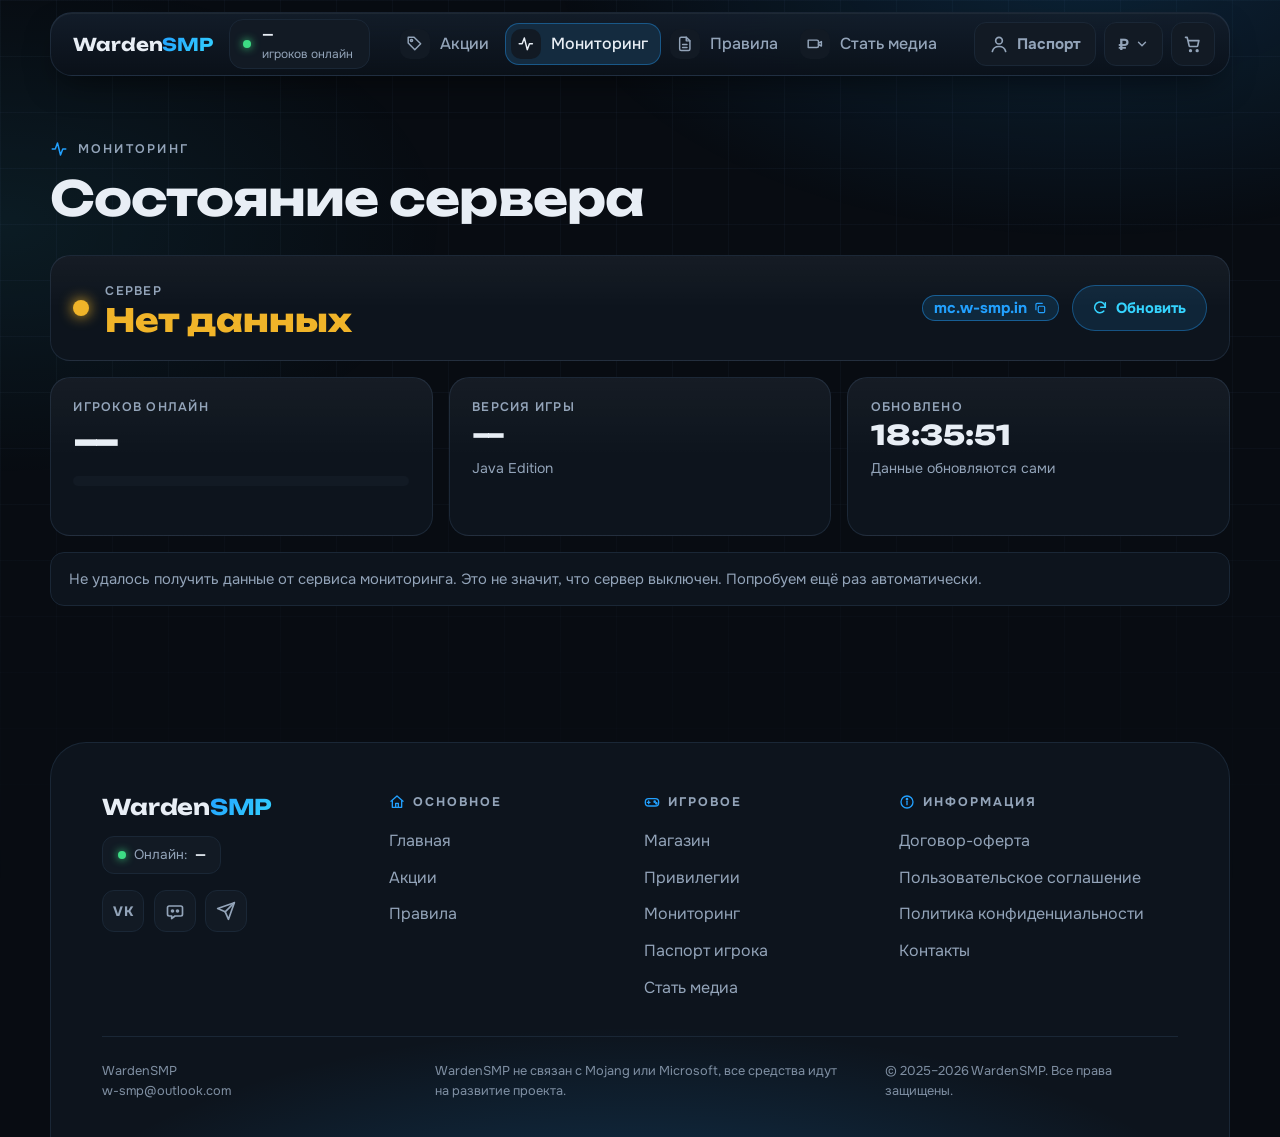
<file: monitoring.html>
<!DOCTYPE html>
<html lang="ru">
<head>
  <meta charset="UTF-8">
  <meta name="viewport" content="width=device-width, initial-scale=1">
  <title>Мониторинг сервера WardenSMP: онлайн и статус | mc.w-smp.in</title>
  <meta name="description" content="Статус сервера WardenSMP в реальном времени: работает ли сервер, сколько игроков онлайн и какая версия игры.">
  <link rel="canonical" href="https://site.w-smp.in/monitoring.html">
  <meta property="og:type" content="website">
  <meta property="og:site_name" content="WardenSMP">
  <meta property="og:locale" content="ru_RU">
  <meta property="og:title" content="Мониторинг сервера WardenSMP: онлайн и статус | mc.w-smp.in">
  <meta property="og:description" content="Статус сервера WardenSMP в реальном времени: работает ли сервер, сколько игроков онлайн и какая версия игры.">
  <meta property="og:url" content="https://site.w-smp.in/monitoring.html">
  <meta property="og:image" content="https://site.w-smp.in/img/og.png">
  <meta property="og:image:width" content="1200">
  <meta property="og:image:height" content="630">
  <meta property="og:image:alt" content="WardenSMP: сервер Minecraft">
  <meta name="twitter:card" content="summary_large_image">
  <meta name="twitter:title" content="Мониторинг сервера WardenSMP: онлайн и статус | mc.w-smp.in">
  <meta name="twitter:description" content="Статус сервера WardenSMP в реальном времени: работает ли сервер, сколько игроков онлайн и какая версия игры.">
  <meta name="twitter:image" content="https://site.w-smp.in/img/og.png">
  <link rel="icon" href="/favicon.svg" type="image/svg+xml">
  <link rel="icon" href="/favicon.ico" sizes="48x48">
  <link rel="apple-touch-icon" href="/apple-touch-icon.png">
  <meta name="theme-color" content="#080c12">
  <link rel="stylesheet" href="css/style.css?v=46">
  <link rel="stylesheet" href="css/theme.css?v=2">
</head>
<body data-root="" data-page="monitoring">

<div id="site-header"></div>

<main>
  <section class="mon">
    <div class="wrap">
      <p class="ct-eyebrow"><svg viewBox="0 0 24 24" fill="none" stroke="currentColor" stroke-width="2" stroke-linecap="round" stroke-linejoin="round" aria-hidden="true" width="18" height="18"><path d="M3 12h4l3-8 4 16 3-8h4"/></svg>Мониторинг</p>
      <h1>Состояние сервера</h1>

      <div class="mon-grid">
        <div class="mon-card mon-status" id="mon-status" data-state="loading">
          <div class="mon-state"><i class="mon-dot" aria-hidden="true"></i><div><small>Сервер</small><b id="mon-state" aria-live="polite">Проверяем…</b></div></div>
          <div class="mon-actions">
            <button class="cta-chip" type="button" data-copy="mc.w-smp.in" aria-label="Скопировать адрес сервера">
              <span class="t">mc.w-smp.in</span>
              <svg viewBox="0 0 24 24" fill="none" stroke="currentColor" stroke-width="2" stroke-linecap="round" stroke-linejoin="round" aria-hidden="true" width="14" height="14"><rect x="9" y="9" width="11" height="11" rx="2"/><path d="M5 15V6a2 2 0 0 1 2-2h9"/></svg>
            </button>
            <button class="btn mon-refresh" type="button" id="mon-refresh">Обновить</button>
          </div>
        </div>

        <div class="mon-card">
          <small>Игроков онлайн</small>
          <b class="mon-big" id="mon-players">—</b>
          <div class="mon-bar" aria-hidden="true"><i id="mon-bar"></i></div>
          <span class="mon-sub" id="mon-max">&nbsp;</span>
        </div>

        <div class="mon-card">
          <small>Версия игры</small>
          <b class="mon-big mon-text" id="mon-version">—</b>
          <span class="mon-sub">Java Edition</span>
        </div>

        <div class="mon-card">
          <small>Обновлено</small>
          <b class="mon-big mon-text" id="mon-updated">—</b>
          <span class="mon-sub">Данные обновляются сами</span>
        </div>
      </div>

      <p class="mon-note" id="mon-error" role="alert" hidden></p>
    </div>
  </section>
</main>

<div id="site-footer"></div>

<script src="js/layout.js?v=46"></script>
<script src="js/main.js?v=46"></script>
<script src="js/ui.js?v=1"></script>
<script src="js/monitoring.js?v=44"></script>
</body>
</html>
</file>
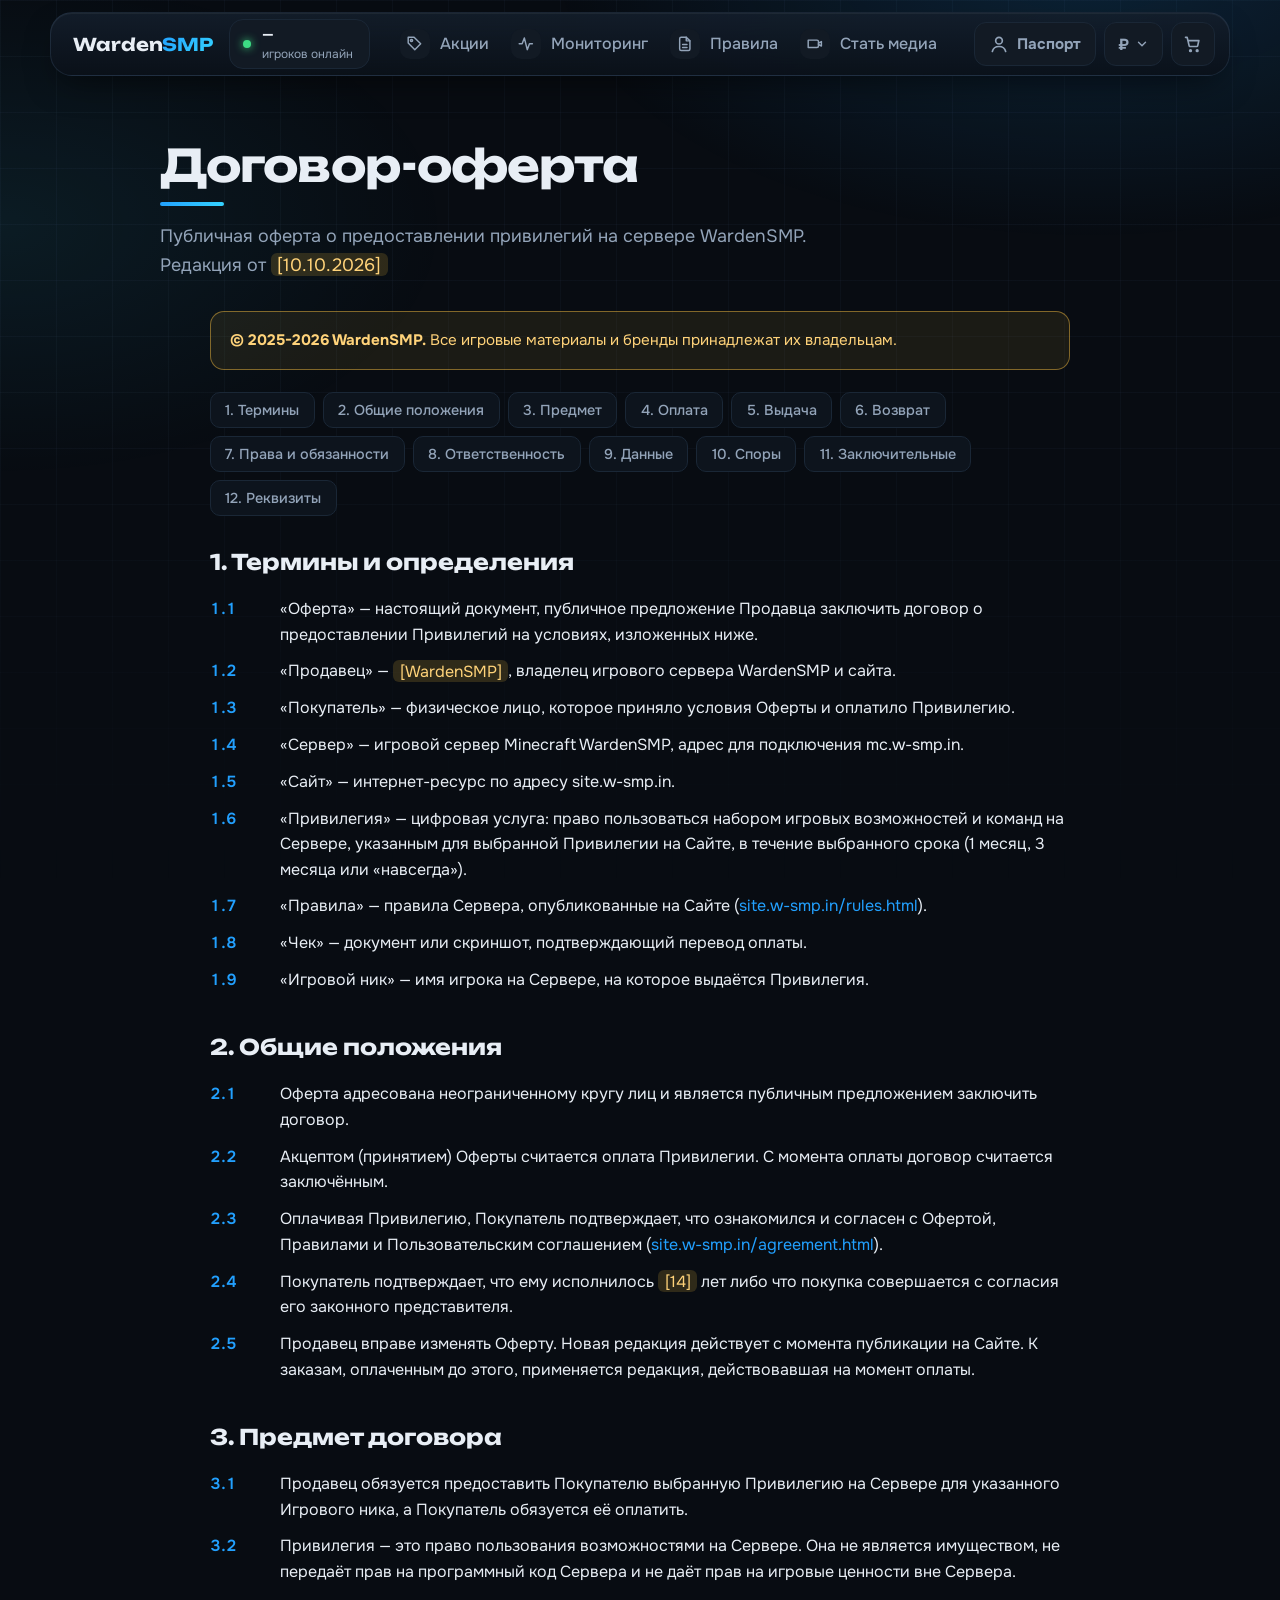
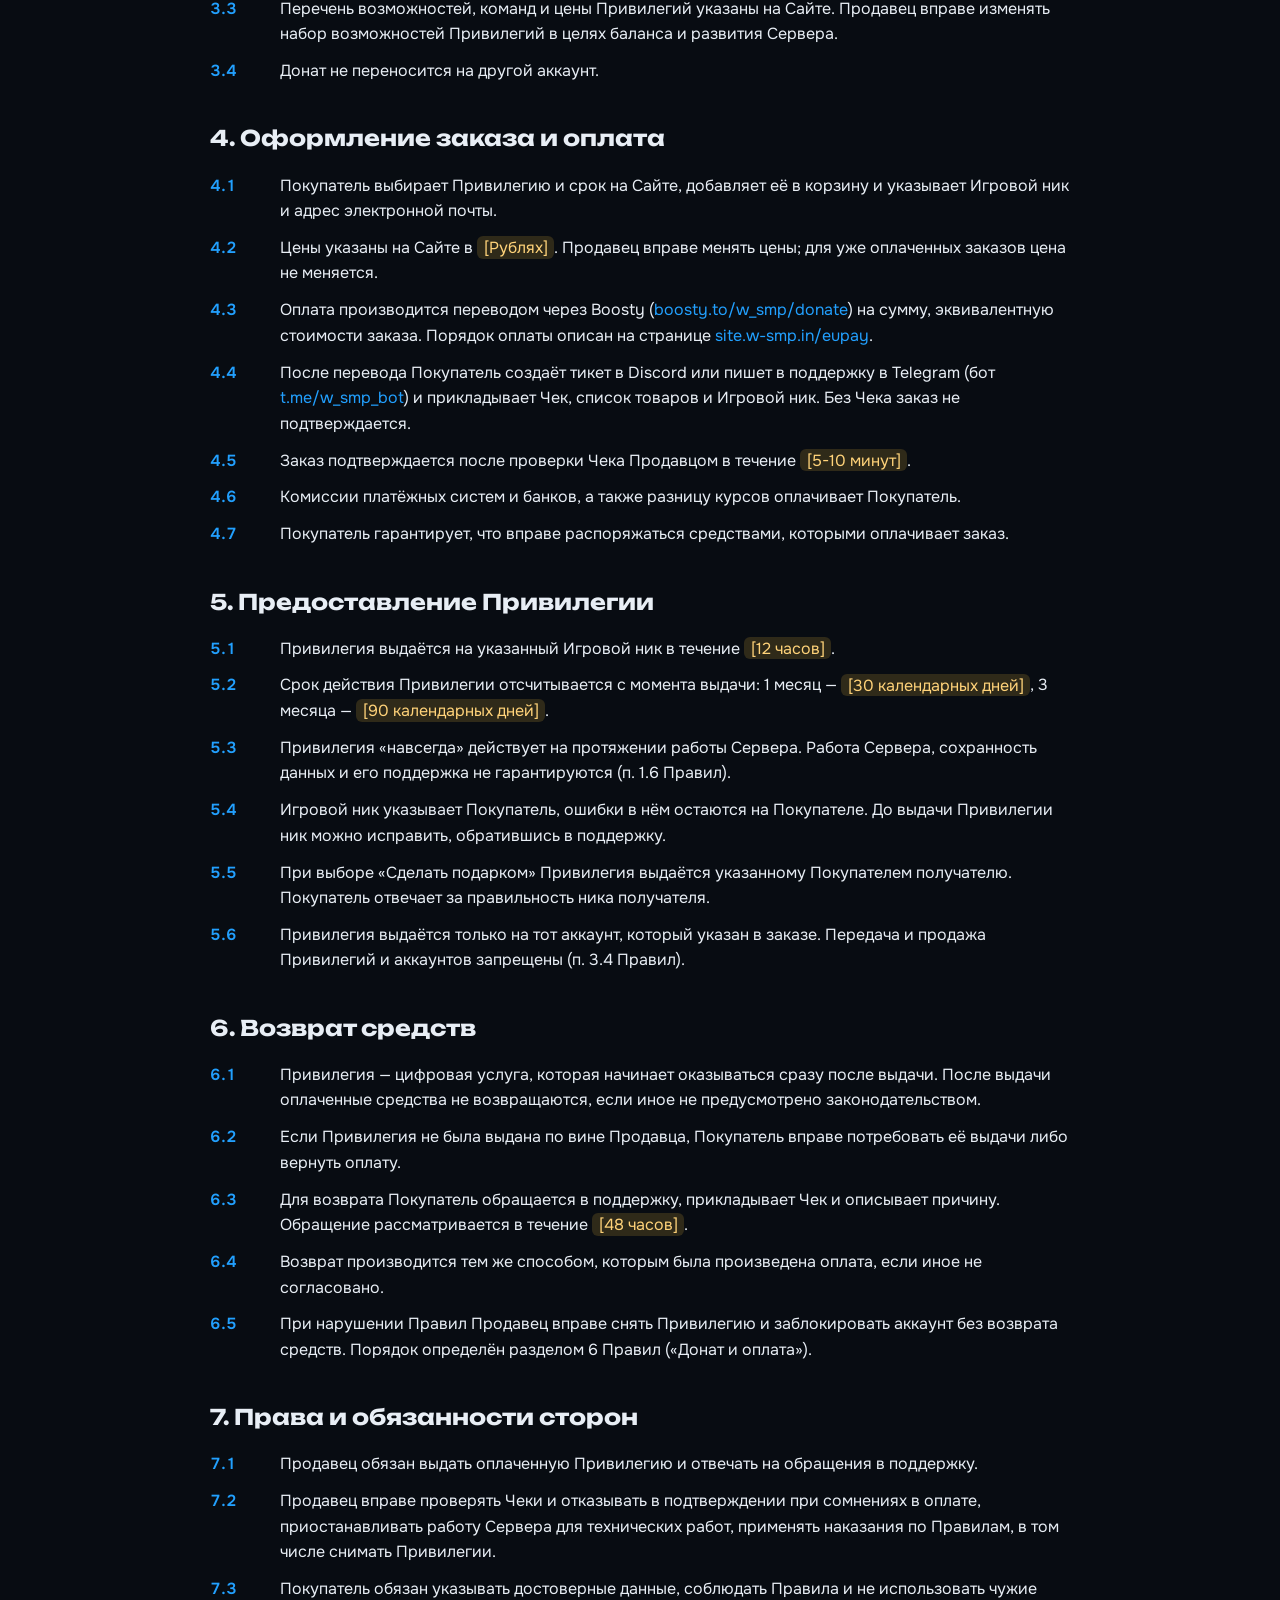
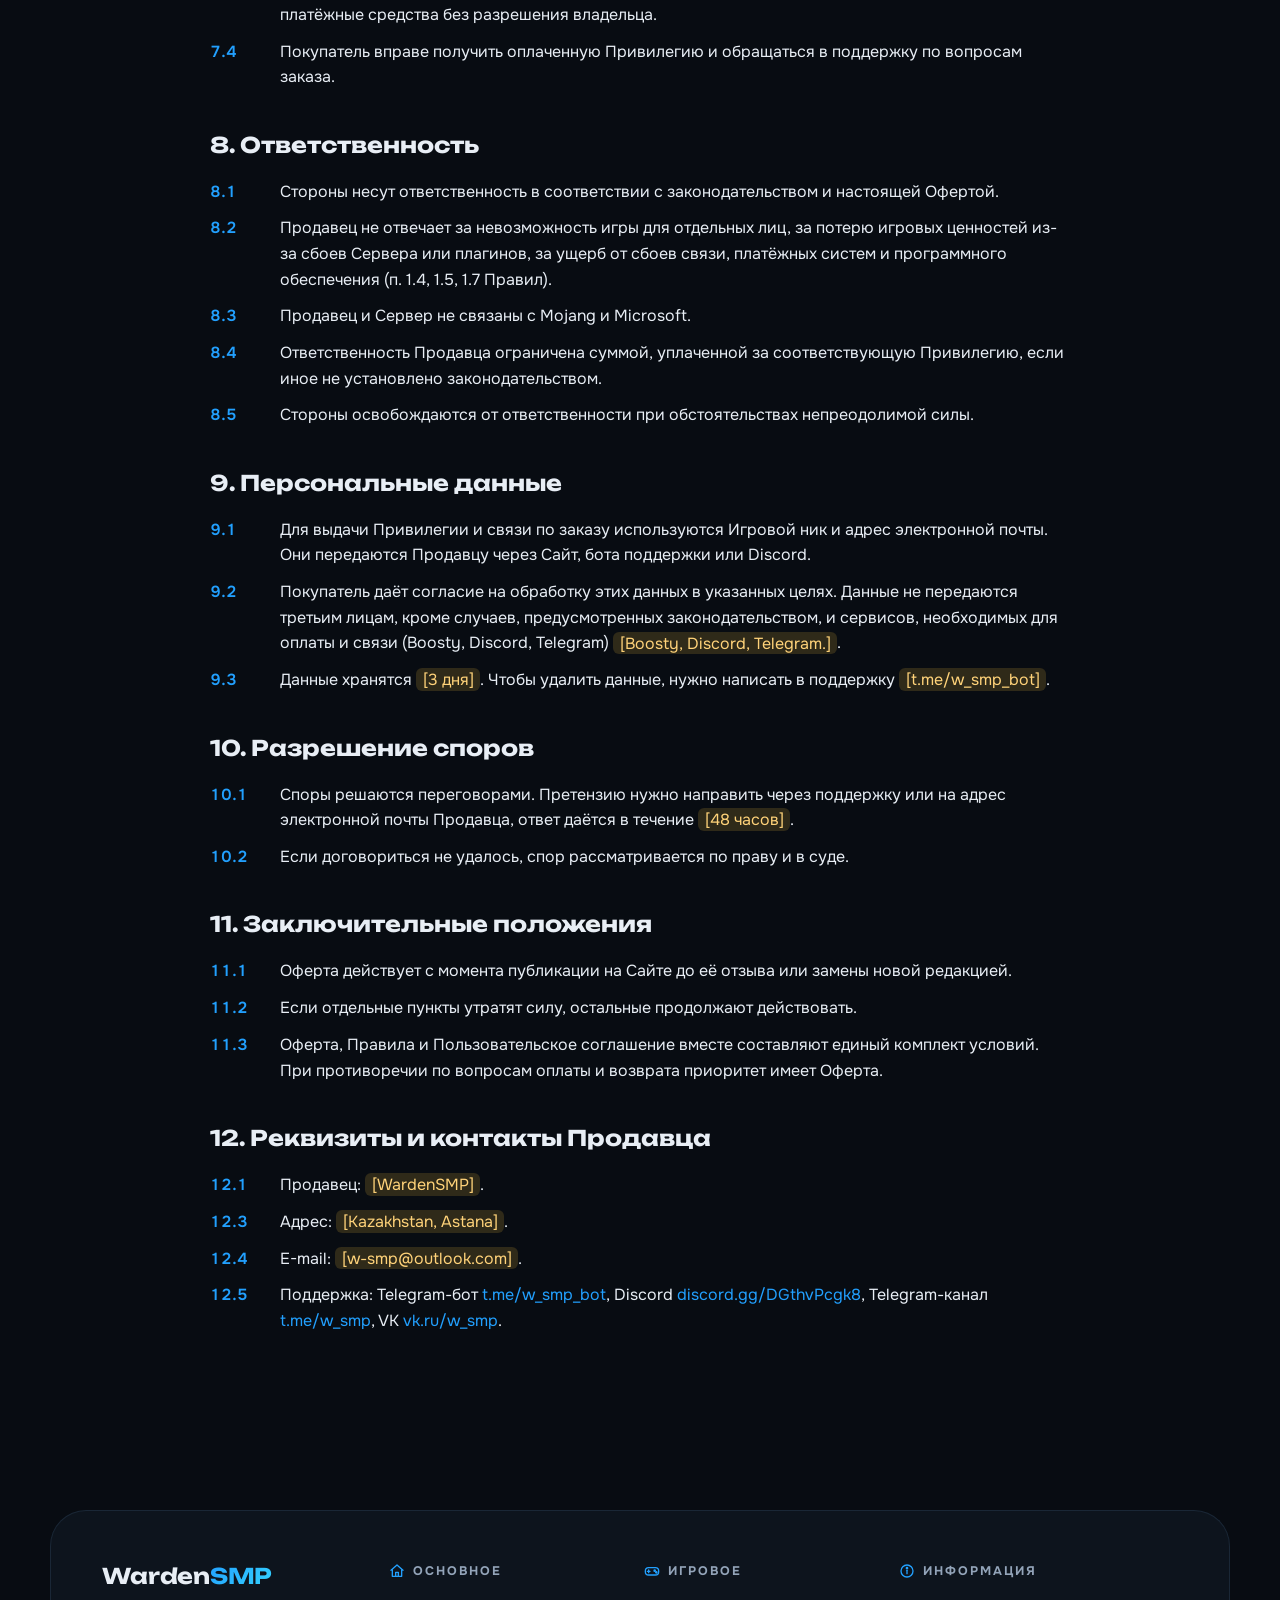
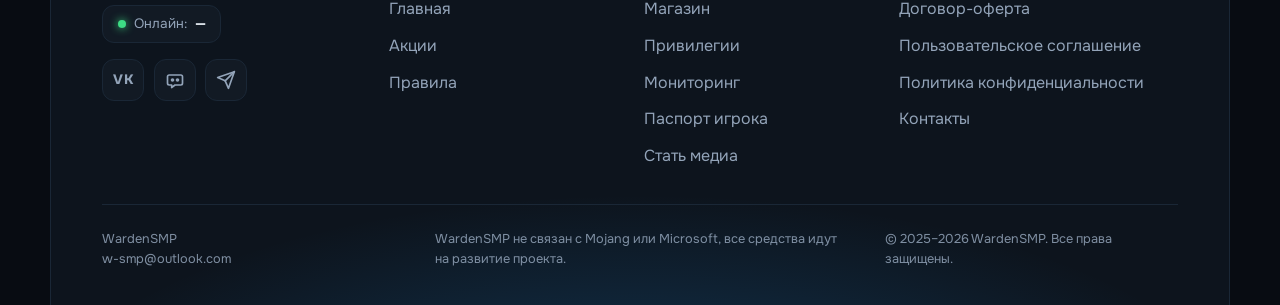
<file: oferta.html>
<!DOCTYPE html>
<html lang="ru">
<head>
  <meta charset="UTF-8">
  <meta name="viewport" content="width=device-width, initial-scale=1">
  <title>Договор-оферта | WardenSMP</title>
  <meta name="description" content="Публичная оферта WardenSMP: условия покупки привилегий, оплата, возврат и ответственность.">
  <link rel="canonical" href="https://site.w-smp.in/oferta.html">
  <meta property="og:type" content="website">
  <meta property="og:site_name" content="WardenSMP">
  <meta property="og:locale" content="ru_RU">
  <meta property="og:title" content="Договор-оферта | WardenSMP">
  <meta property="og:description" content="Публичная оферта WardenSMP: условия покупки привилегий, оплата, возврат и ответственность.">
  <meta property="og:url" content="https://site.w-smp.in/oferta.html">
  <meta property="og:image" content="https://site.w-smp.in/img/og.png">
  <meta property="og:image:width" content="1200">
  <meta property="og:image:height" content="630">
  <meta property="og:image:alt" content="WardenSMP: сервер Minecraft">
  <meta name="twitter:card" content="summary_large_image">
  <meta name="twitter:title" content="Договор-оферта | WardenSMP">
  <meta name="twitter:description" content="Публичная оферта WardenSMP: условия покупки привилегий, оплата, возврат и ответственность.">
  <meta name="twitter:image" content="https://site.w-smp.in/img/og.png">
  <link rel="stylesheet" href="css/style.css?v=46">
  <link rel="stylesheet" href="css/theme.css?v=2">
</head>
<body data-root="" data-page="oferta">

<div id="site-header"></div>

<main>
  <section class="page-head">
    <div class="wrap narrow">
      <h1>Договор-оферта</h1>
      <p>Публичная оферта о предоставлении привилегий на сервере WardenSMP. Редакция от <mark class="fill">[10.10.2026]</mark></p>
    </div>
  </section>

    <div class="doc">
    <!-- УДАЛИ этот блок после того, как заполнишь все жёлтые поля и покажешь документ юристу -->
    <div class="doc-draft"><b>© 2025-2026 WardenSMP.</b> Все игровые материалы и бренды принадлежат их владельцам.</div>
      
    <nav class="doc-nav" aria-label="Разделы оферты">
      <a href="#d1">1. Термины</a>
      <a href="#d2">2. Общие положения</a>
      <a href="#d3">3. Предмет</a>
      <a href="#d4">4. Оплата</a>
      <a href="#d5">5. Выдача</a>
      <a href="#d6">6. Возврат</a>
      <a href="#d7">7. Права и обязанности</a>
      <a href="#d8">8. Ответственность</a>
      <a href="#d9">9. Данные</a>
      <a href="#d10">10. Споры</a>
      <a href="#d11">11. Заключительные</a>
      <a href="#d12">12. Реквизиты</a>
    </nav>

    <section class="doc-sec" id="d1">
      <h2>1. Термины и определения</h2>
      <div class="cl"><span class="cl-n">1.1</span><span>«Оферта» — настоящий документ, публичное предложение Продавца заключить договор о предоставлении Привилегий на условиях, изложенных ниже.</span></div>
      <div class="cl"><span class="cl-n">1.2</span><span>«Продавец» — <mark class="fill">[WardenSMP]</mark>, владелец игрового сервера WardenSMP и сайта.</span></div>
      <div class="cl"><span class="cl-n">1.3</span><span>«Покупатель» — физическое лицо, которое приняло условия Оферты и оплатило Привилегию.</span></div>
      <div class="cl"><span class="cl-n">1.4</span><span>«Сервер» — игровой сервер Minecraft WardenSMP, адрес для подключения mc.w-smp.in.</span></div>
      <div class="cl"><span class="cl-n">1.5</span><span>«Сайт» — интернет-ресурс по адресу site.w-smp.in.</span></div>
      <div class="cl"><span class="cl-n">1.6</span><span>«Привилегия» — цифровая услуга: право пользоваться набором игровых возможностей и команд на Сервере, указанным для выбранной Привилегии на Сайте, в течение выбранного срока (1 месяц, 3 месяца или «навсегда»).</span></div>
      <div class="cl"><span class="cl-n">1.7</span><span>«Правила» — правила Сервера, опубликованные на Сайте (<a href="rules.html">site.w-smp.in/rules.html</a>).</span></div>
      <div class="cl"><span class="cl-n">1.8</span><span>«Чек» — документ или скриншот, подтверждающий перевод оплаты.</span></div>
      <div class="cl"><span class="cl-n">1.9</span><span>«Игровой ник» — имя игрока на Сервере, на которое выдаётся Привилегия.</span></div>
    </section>
    <section class="doc-sec" id="d2">
      <h2>2. Общие положения</h2>
      <div class="cl"><span class="cl-n">2.1</span><span>Оферта адресована неограниченному кругу лиц и является публичным предложением заключить договор.</span></div>
      <div class="cl"><span class="cl-n">2.2</span><span>Акцептом (принятием) Оферты считается оплата Привилегии. С момента оплаты договор считается заключённым.</span></div>
      <div class="cl"><span class="cl-n">2.3</span><span>Оплачивая Привилегию, Покупатель подтверждает, что ознакомился и согласен с Офертой, Правилами и Пользовательским соглашением (<a href="agreement.html">site.w-smp.in/agreement.html</a>).</span></div>
      <div class="cl"><span class="cl-n">2.4</span><span>Покупатель подтверждает, что ему исполнилось <mark class="fill">[14]</mark> лет либо что покупка совершается с согласия его законного представителя.</span></div>
      <div class="cl"><span class="cl-n">2.5</span><span>Продавец вправе изменять Оферту. Новая редакция действует с момента публикации на Сайте. К заказам, оплаченным до этого, применяется редакция, действовавшая на момент оплаты.</span></div>
    </section>
    <section class="doc-sec" id="d3">
      <h2>3. Предмет договора</h2>
      <div class="cl"><span class="cl-n">3.1</span><span>Продавец обязуется предоставить Покупателю выбранную Привилегию на Сервере для указанного Игрового ника, а Покупатель обязуется её оплатить.</span></div>
      <div class="cl"><span class="cl-n">3.2</span><span>Привилегия — это право пользования возможностями на Сервере. Она не является имуществом, не передаёт прав на программный код Сервера и не даёт прав на игровые ценности вне Сервера.</span></div>
      <div class="cl"><span class="cl-n">3.3</span><span>Перечень возможностей, команд и цены Привилегий указаны на Сайте. Продавец вправе изменять набор возможностей Привилегий в целях баланса и развития Сервера.</span></div>
      <div class="cl"><span class="cl-n">3.4</span><span>Донат не переносится на другой аккаунт.</span></div>
    </section>
    <section class="doc-sec" id="d4">
      <h2>4. Оформление заказа и оплата</h2>
      <div class="cl"><span class="cl-n">4.1</span><span>Покупатель выбирает Привилегию и срок на Сайте, добавляет её в корзину и указывает Игровой ник и адрес электронной почты.</span></div>
      <div class="cl"><span class="cl-n">4.2</span><span>Цены указаны на Сайте в <mark class="fill">[Рублях]</mark>. Продавец вправе менять цены; для уже оплаченных заказов цена не меняется.</span></div>
      <div class="cl"><span class="cl-n">4.3</span><span>Оплата производится переводом через Boosty (<a href="https://boosty.to/w_smp/donate" target="_blank" rel="noopener">boosty.to/w_smp/donate</a>) на сумму, эквивалентную стоимости заказа. Порядок оплаты описан на странице <a href="eupay/">site.w-smp.in/eupay</a>.</span></div>
      <div class="cl"><span class="cl-n">4.4</span><span>После перевода Покупатель создаёт тикет в Discord или пишет в поддержку в Telegram (бот <a href="https://t.me/w_smp_bot" target="_blank" rel="noopener">t.me/w_smp_bot</a>) и прикладывает Чек, список товаров и Игровой ник. Без Чека заказ не подтверждается.</span></div>
      <div class="cl"><span class="cl-n">4.5</span><span>Заказ подтверждается после проверки Чека Продавцом в течение <mark class="fill">[5-10 минут]</mark>.</span></div>
      <div class="cl"><span class="cl-n">4.6</span><span>Комиссии платёжных систем и банков, а также разницу курсов оплачивает Покупатель.</span></div>
      <div class="cl"><span class="cl-n">4.7</span><span>Покупатель гарантирует, что вправе распоряжаться средствами, которыми оплачивает заказ.</span></div>
    </section>
    <section class="doc-sec" id="d5">
      <h2>5. Предоставление Привилегии</h2>
      <div class="cl"><span class="cl-n">5.1</span><span>Привилегия выдаётся на указанный Игровой ник в течение <mark class="fill">[12 часов]</mark>.</span></div>
      <div class="cl"><span class="cl-n">5.2</span><span>Срок действия Привилегии отсчитывается с момента выдачи: 1 месяц — <mark class="fill">[30 календарных дней]</mark>, 3 месяца — <mark class="fill">[90 календарных дней]</mark>.</span></div>
      <div class="cl"><span class="cl-n">5.3</span><span>Привилегия «навсегда» действует на протяжении работы Сервера. Работа Сервера, сохранность данных и его поддержка не гарантируются (п. 1.6 Правил).</span></div>
      <div class="cl"><span class="cl-n">5.4</span><span>Игровой ник указывает Покупатель, ошибки в нём остаются на Покупателе. До выдачи Привилегии ник можно исправить, обратившись в поддержку.</span></div>
      <div class="cl"><span class="cl-n">5.5</span><span>При выборе «Сделать подарком» Привилегия выдаётся указанному Покупателем получателю. Покупатель отвечает за правильность ника получателя.</span></div>
      <div class="cl"><span class="cl-n">5.6</span><span>Привилегия выдаётся только на тот аккаунт, который указан в заказе. Передача и продажа Привилегий и аккаунтов запрещены (п. 3.4 Правил).</span></div>
    </section>
    <section class="doc-sec" id="d6">
      <h2>6. Возврат средств</h2>
      <div class="cl"><span class="cl-n">6.1</span><span>Привилегия — цифровая услуга, которая начинает оказываться сразу после выдачи. После выдачи оплаченные средства не возвращаются, если иное не предусмотрено законодательством.</span></div>
      <div class="cl"><span class="cl-n">6.2</span><span>Если Привилегия не была выдана по вине Продавца, Покупатель вправе потребовать её выдачи либо вернуть оплату.</span></div>
      <div class="cl"><span class="cl-n">6.3</span><span>Для возврата Покупатель обращается в поддержку, прикладывает Чек и описывает причину. Обращение рассматривается в течение <mark class="fill">[48 часов]</mark>.</span></div>
      <div class="cl"><span class="cl-n">6.4</span><span>Возврат производится тем же способом, которым была произведена оплата, если иное не согласовано.</span></div>
      <div class="cl"><span class="cl-n">6.5</span><span>При нарушении Правил Продавец вправе снять Привилегию и заблокировать аккаунт без возврата средств. Порядок определён разделом 6 Правил («Донат и оплата»).</span></div>
    </section>
    <section class="doc-sec" id="d7">
      <h2>7. Права и обязанности сторон</h2>
      <div class="cl"><span class="cl-n">7.1</span><span>Продавец обязан выдать оплаченную Привилегию и отвечать на обращения в поддержку.</span></div>
      <div class="cl"><span class="cl-n">7.2</span><span>Продавец вправе проверять Чеки и отказывать в подтверждении при сомнениях в оплате, приостанавливать работу Сервера для технических работ, применять наказания по Правилам, в том числе снимать Привилегии.</span></div>
      <div class="cl"><span class="cl-n">7.3</span><span>Покупатель обязан указывать достоверные данные, соблюдать Правила и не использовать чужие платёжные средства без разрешения владельца.</span></div>
      <div class="cl"><span class="cl-n">7.4</span><span>Покупатель вправе получить оплаченную Привилегию и обращаться в поддержку по вопросам заказа.</span></div>
    </section>
    <section class="doc-sec" id="d8">
      <h2>8. Ответственность</h2>
      <div class="cl"><span class="cl-n">8.1</span><span>Стороны несут ответственность в соответствии с законодательством и настоящей Офертой.</span></div>
      <div class="cl"><span class="cl-n">8.2</span><span>Продавец не отвечает за невозможность игры для отдельных лиц, за потерю игровых ценностей из-за сбоев Сервера или плагинов, за ущерб от сбоев связи, платёжных систем и программного обеспечения (п. 1.4, 1.5, 1.7 Правил).</span></div>
      <div class="cl"><span class="cl-n">8.3</span><span>Продавец и Сервер не связаны с Mojang и Microsoft.</span></div>
      <div class="cl"><span class="cl-n">8.4</span><span>Ответственность Продавца ограничена суммой, уплаченной за соответствующую Привилегию, если иное не установлено законодательством.</span></div>
      <div class="cl"><span class="cl-n">8.5</span><span>Стороны освобождаются от ответственности при обстоятельствах непреодолимой силы.</span></div>
    </section>
    <section class="doc-sec" id="d9">
      <h2>9. Персональные данные</h2>
      <div class="cl"><span class="cl-n">9.1</span><span>Для выдачи Привилегии и связи по заказу используются Игровой ник и адрес электронной почты. Они передаются Продавцу через Сайт, бота поддержки или Discord.</span></div>
      <div class="cl"><span class="cl-n">9.2</span><span>Покупатель даёт согласие на обработку этих данных в указанных целях. Данные не передаются третьим лицам, кроме случаев, предусмотренных законодательством, и сервисов, необходимых для оплаты и связи (Boosty, Discord, Telegram) <mark class="fill">[Boosty, Discord, Telegram.]</mark>.</span></div>
      <div class="cl"><span class="cl-n">9.3</span><span>Данные хранятся <mark class="fill">[3 дня]</mark>. Чтобы удалить данные, нужно написать в поддержку <mark class="fill">[t.me/w_smp_bot]</mark>.</span></div>
    </section>
    <section class="doc-sec" id="d10">
      <h2>10. Разрешение споров</h2>
      <div class="cl"><span class="cl-n">10.1</span><span>Споры решаются переговорами. Претензию нужно направить через поддержку или на адрес электронной почты Продавца, ответ даётся в течение <mark class="fill">[48 часов]</mark>.</span></div>
      <div class="cl"><span class="cl-n">10.2</span><span>Если договориться не удалось, спор рассматривается по праву и в суде.</span></div>
    </section>
    <section class="doc-sec" id="d11">
      <h2>11. Заключительные положения</h2>
      <div class="cl"><span class="cl-n">11.1</span><span>Оферта действует с момента публикации на Сайте до её отзыва или замены новой редакцией.</span></div>
      <div class="cl"><span class="cl-n">11.2</span><span>Если отдельные пункты утратят силу, остальные продолжают действовать.</span></div>
      <div class="cl"><span class="cl-n">11.3</span><span>Оферта, Правила и Пользовательское соглашение вместе составляют единый комплект условий. При противоречии по вопросам оплаты и возврата приоритет имеет Оферта.</span></div>
    </section>
    <section class="doc-sec" id="d12">
      <h2>12. Реквизиты и контакты Продавца</h2>
      <div class="cl"><span class="cl-n">12.1</span><span>Продавец: <mark class="fill">[WardenSMP]</mark>.</span></div>
      <div class="cl"><span class="cl-n">12.3</span><span>Адрес: <mark class="fill">[Kazakhstan, Astana]</mark>.</span></div>
      <div class="cl"><span class="cl-n">12.4</span><span>E-mail: <mark class="fill">[w-smp@outlook.com]</mark>.</span></div>
      <div class="cl"><span class="cl-n">12.5</span><span>Поддержка: Telegram-бот <a href="https://t.me/w_smp_bot" target="_blank" rel="noopener">t.me/w_smp_bot</a>, Discord <a href="https://discord.gg/DGthvPcgk8" target="_blank" rel="noopener">discord.gg/DGthvPcgk8</a>, Telegram-канал <a href="https://t.me/w_smp" target="_blank" rel="noopener">t.me/w_smp</a>, VK <a href="https://vk.ru/w_smp" target="_blank" rel="noopener">vk.ru/w_smp</a>.</span></div>
    </section>
  </div>
</main>

<div id="site-footer"></div>

<script src="js/layout.js?v=46"></script>
<script src="js/main.js?v=46"></script>
<script src="js/ui.js?v=1"></script>
</body>
</html>
</file>
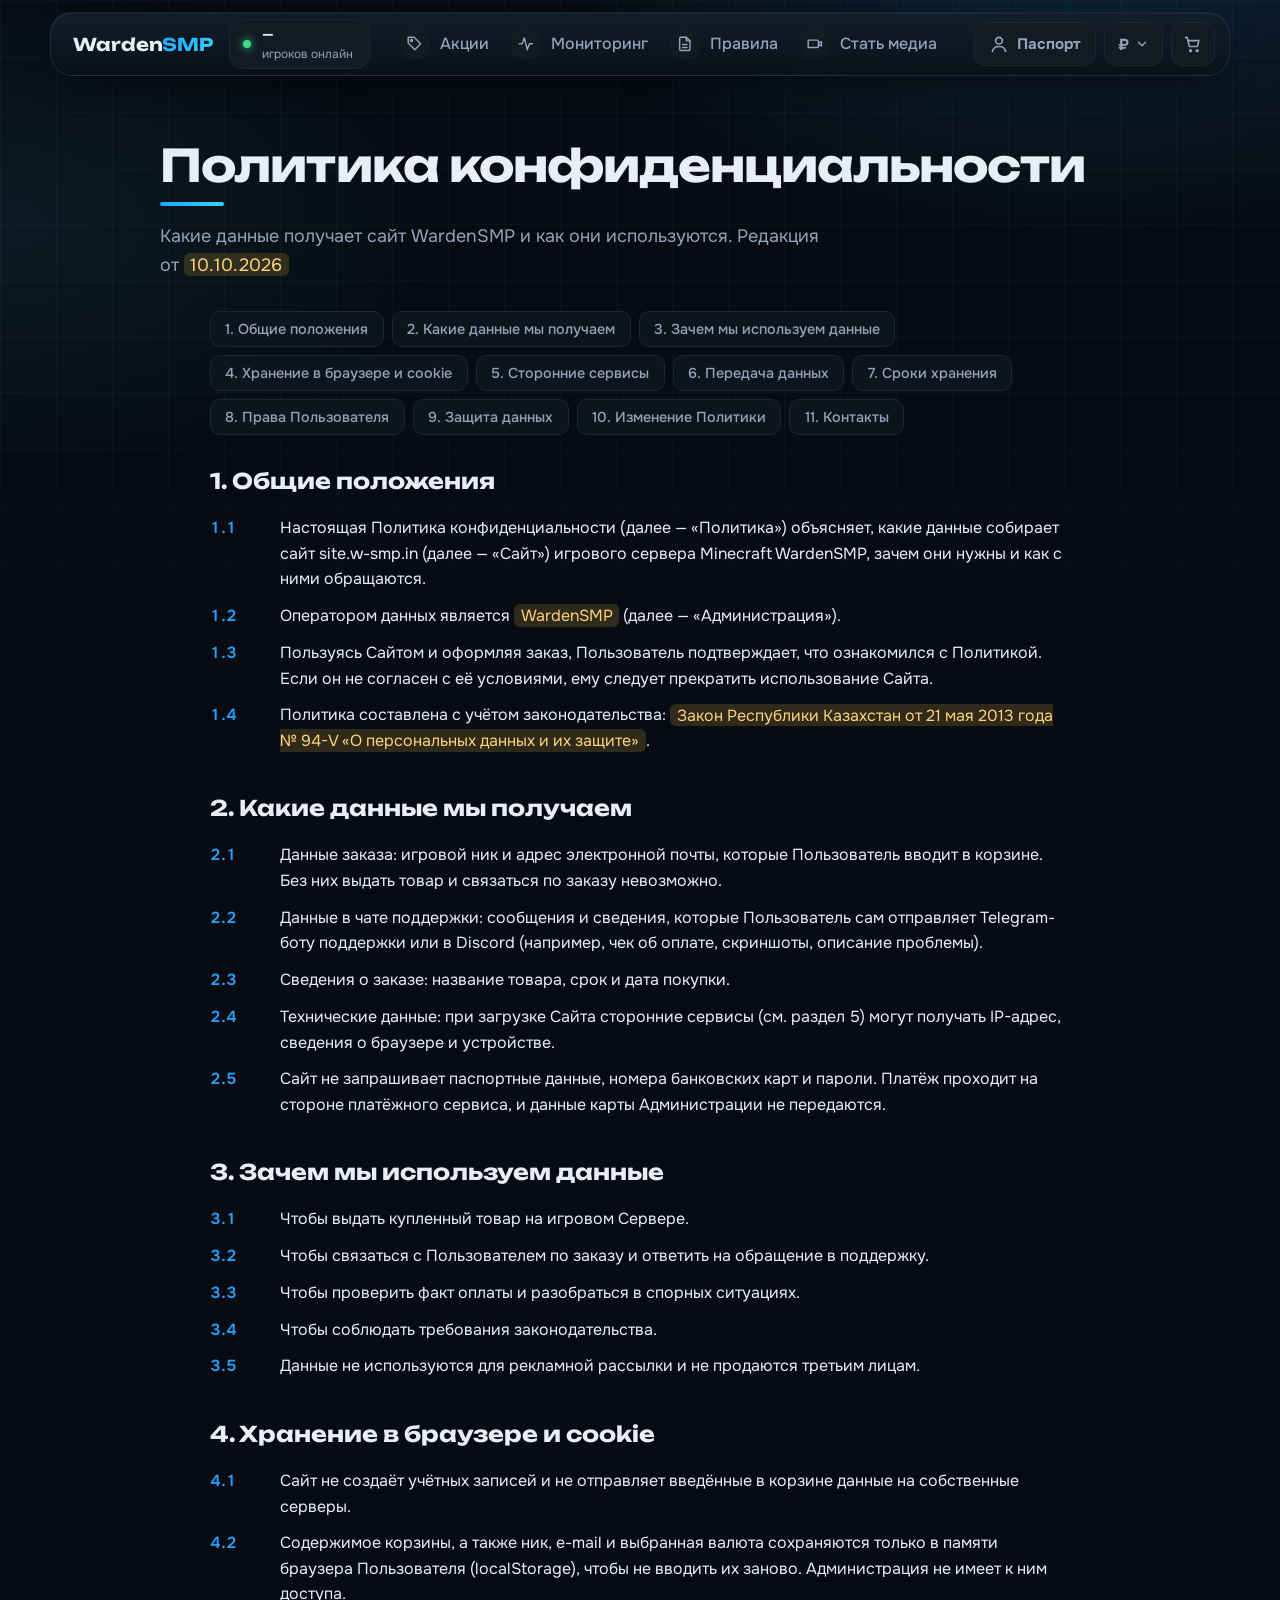
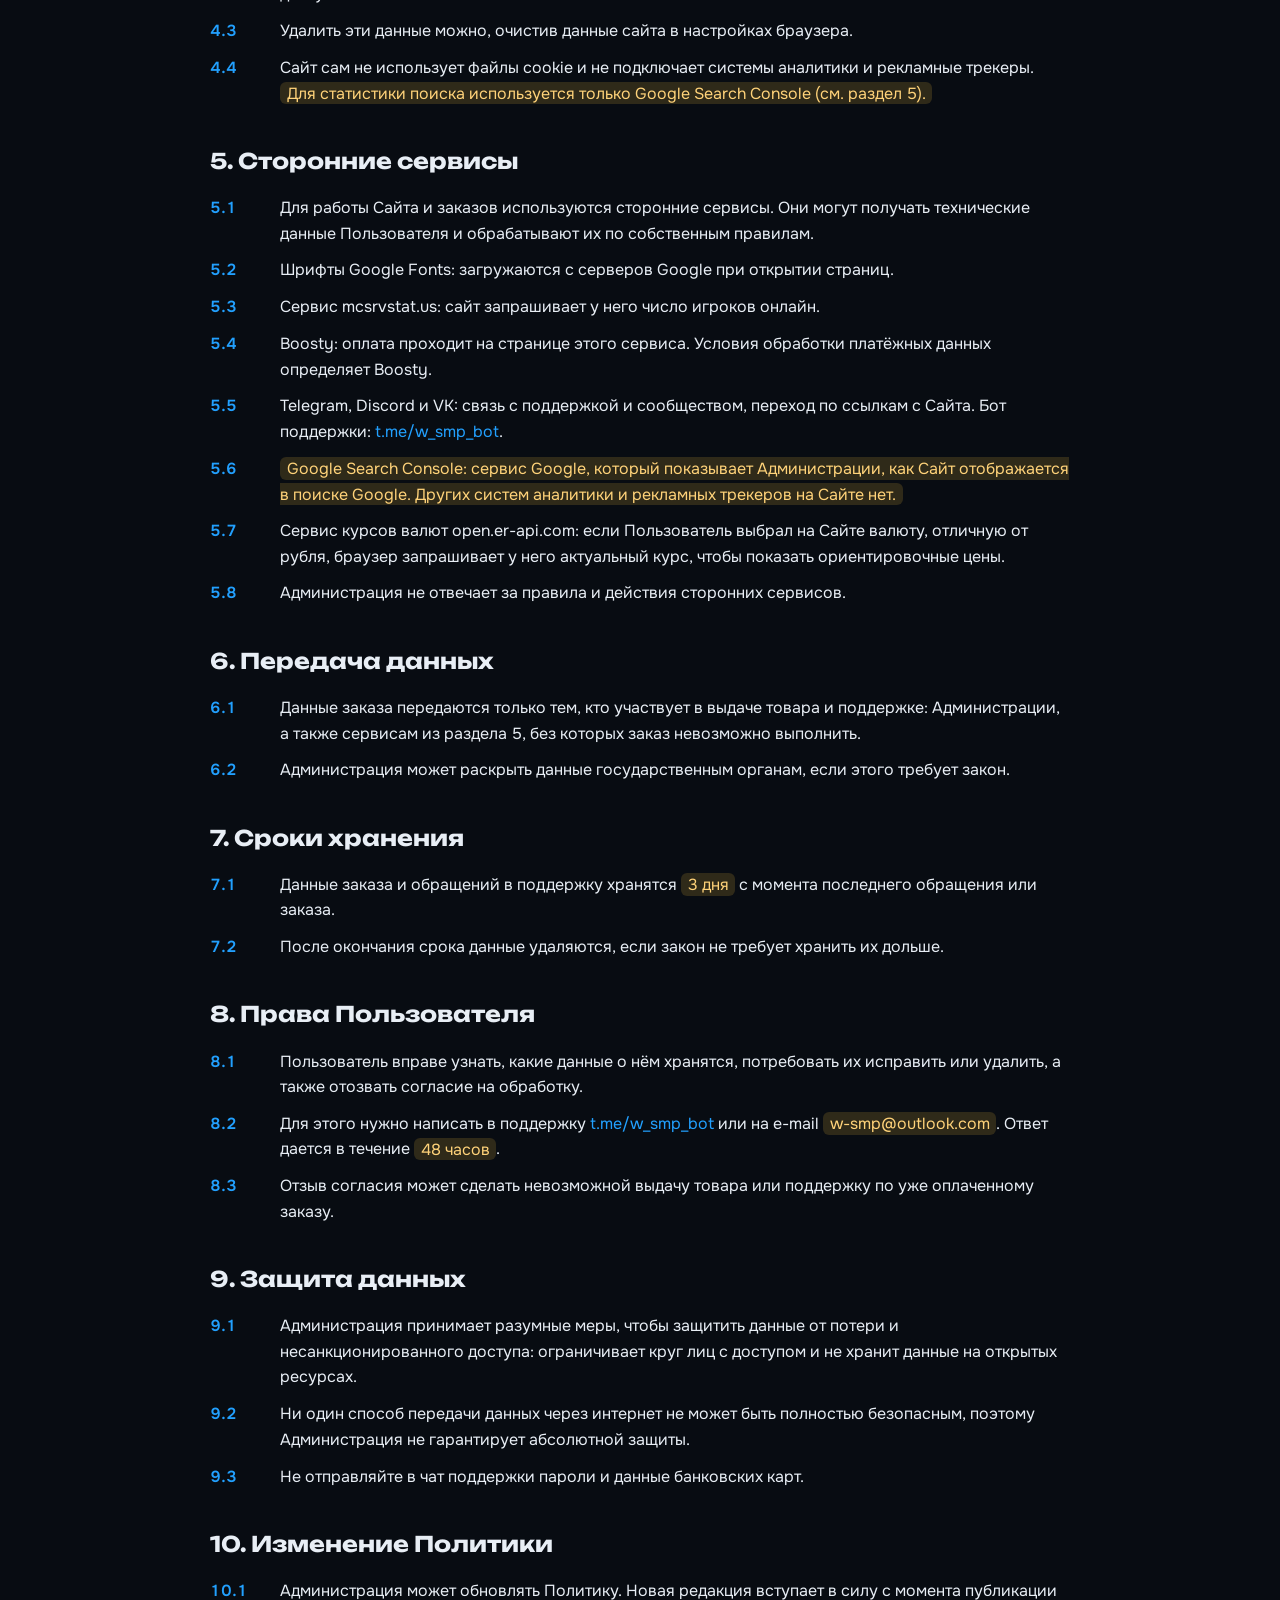
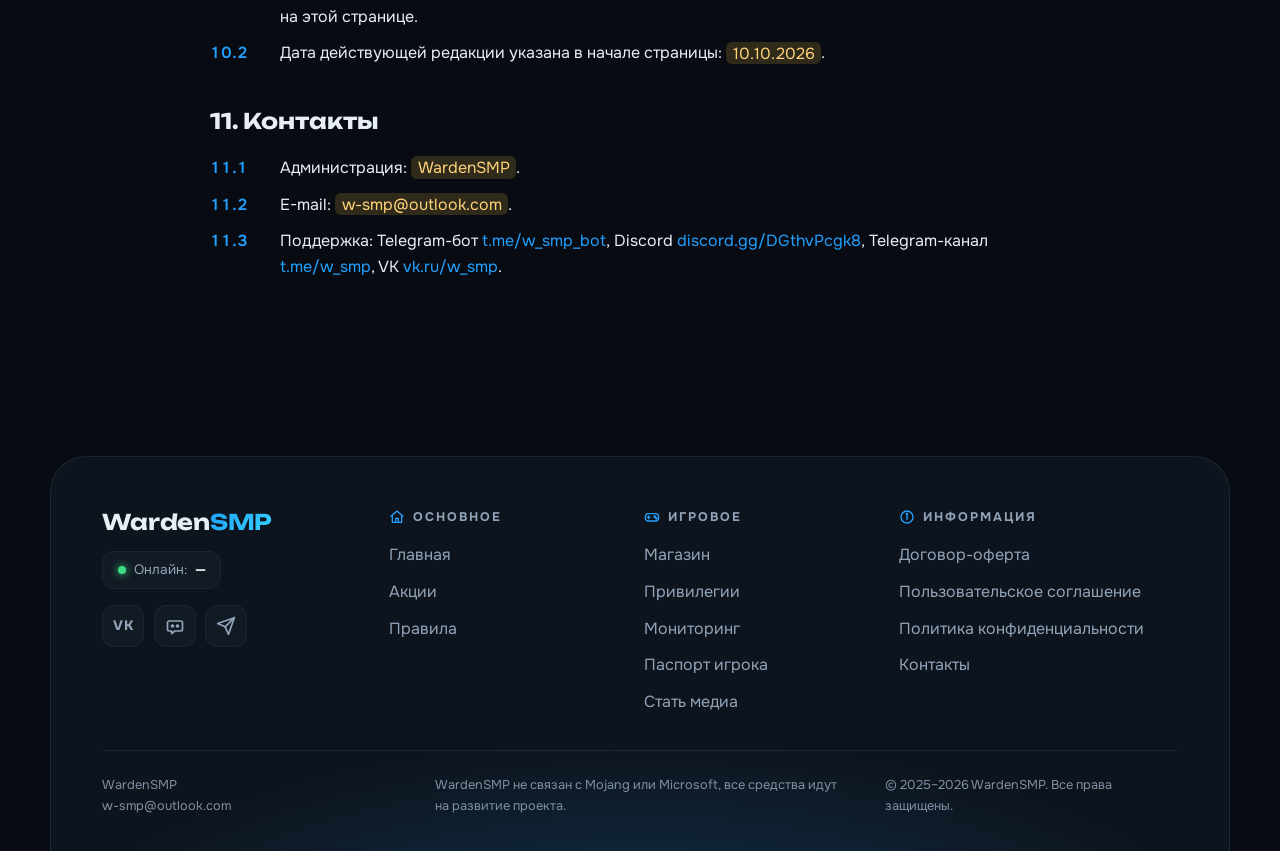
<file: privacy.html>
<!DOCTYPE html>
<html lang="ru">
<head>
  <meta charset="UTF-8">
  <meta name="viewport" content="width=device-width, initial-scale=1">
  <title>Политика конфиденциальности | WardenSMP</title>
  <meta name="description" content="Политика конфиденциальности сайта WardenSMP: какие данные мы получаем, зачем они нужны и как они хранятся.">
  <link rel="canonical" href="https://site.w-smp.in/privacy.html">
  <meta property="og:type" content="website">
  <meta property="og:site_name" content="WardenSMP">
  <meta property="og:locale" content="ru_RU">
  <meta property="og:title" content="Политика конфиденциальности | WardenSMP">
  <meta property="og:description" content="Политика конфиденциальности сайта WardenSMP: какие данные мы получаем, зачем они нужны и как они хранятся.">
  <meta property="og:url" content="https://site.w-smp.in/privacy.html">
  <meta property="og:image" content="https://site.w-smp.in/img/og.png">
  <meta property="og:image:width" content="1200">
  <meta property="og:image:height" content="630">
  <meta property="og:image:alt" content="WardenSMP: сервер Minecraft">
  <meta name="twitter:card" content="summary_large_image">
  <meta name="twitter:title" content="Политика конфиденциальности | WardenSMP">
  <meta name="twitter:description" content="Политика конфиденциальности сайта WardenSMP: какие данные мы получаем, зачем они нужны и как они хранятся.">
  <meta name="twitter:image" content="https://site.w-smp.in/img/og.png">
  <link rel="icon" href="/favicon.svg" type="image/svg+xml">
  <link rel="icon" href="/favicon.ico" sizes="48x48">
  <link rel="apple-touch-icon" href="/apple-touch-icon.png">
  <meta name="theme-color" content="#080c12">
  <link rel="stylesheet" href="css/style.css?v=46">
  <link rel="stylesheet" href="css/theme.css?v=2">
</head>
<body data-root="" data-page="privacy">

<div id="site-header"></div>

<main>
  <section class="page-head">
    <div class="wrap narrow">
      <h1>Политика конфиденциальности</h1>
      <p>Какие данные получает сайт WardenSMP и как они используются. Редакция от <mark class="fill">10.10.2026</mark></p>
    </div>
  </section>

  <div class="doc">
    <nav class="doc-nav" aria-label="Разделы политики">
      <a href="#d1">1. Общие положения</a>
      <a href="#d2">2. Какие данные мы получаем</a>
      <a href="#d3">3. Зачем мы используем данные</a>
      <a href="#d4">4. Хранение в браузере и cookie</a>
      <a href="#d5">5. Сторонние сервисы</a>
      <a href="#d6">6. Передача данных</a>
      <a href="#d7">7. Сроки хранения</a>
      <a href="#d8">8. Права Пользователя</a>
      <a href="#d9">9. Защита данных</a>
      <a href="#d10">10. Изменение Политики</a>
      <a href="#d11">11. Контакты</a>
    </nav>

    <section class="doc-sec" id="d1">
      <h2>1. Общие положения</h2>
      <div class="cl"><span class="cl-n">1.1</span><span>Настоящая Политика конфиденциальности (далее — «Политика») объясняет, какие данные собирает сайт site.w-smp.in (далее — «Сайт») игрового сервера Minecraft WardenSMP, зачем они нужны и как с ними обращаются.</span></div>
      <div class="cl"><span class="cl-n">1.2</span><span>Оператором данных является <mark class="fill">WardenSMP</mark> (далее — «Администрация»).</span></div>
      <div class="cl"><span class="cl-n">1.3</span><span>Пользуясь Сайтом и оформляя заказ, Пользователь подтверждает, что ознакомился с Политикой. Если он не согласен с её условиями, ему следует прекратить использование Сайта.</span></div>
      <div class="cl"><span class="cl-n">1.4</span><span>Политика составлена с учётом законодательства: <mark class="fill">Закон Республики Казахстан от 21 мая 2013 года № 94-V «О персональных данных и их защите»</mark>.</span></div>
    </section>
    <section class="doc-sec" id="d2">
      <h2>2. Какие данные мы получаем</h2>
      <div class="cl"><span class="cl-n">2.1</span><span>Данные заказа: игровой ник и адрес электронной почты, которые Пользователь вводит в корзине. Без них выдать товар и связаться по заказу невозможно.</span></div>
      <div class="cl"><span class="cl-n">2.2</span><span>Данные в чате поддержки: сообщения и сведения, которые Пользователь сам отправляет Telegram-боту поддержки или в Discord (например, чек об оплате, скриншоты, описание проблемы).</span></div>
      <div class="cl"><span class="cl-n">2.3</span><span>Сведения о заказе: название товара, срок и дата покупки.</span></div>
      <div class="cl"><span class="cl-n">2.4</span><span>Технические данные: при загрузке Сайта сторонние сервисы (см. раздел 5) могут получать IP-адрес, сведения о браузере и устройстве.</span></div>
      <div class="cl"><span class="cl-n">2.5</span><span>Сайт не запрашивает паспортные данные, номера банковских карт и пароли. Платёж проходит на стороне платёжного сервиса, и данные карты Администрации не передаются.</span></div>
    </section>
    <section class="doc-sec" id="d3">
      <h2>3. Зачем мы используем данные</h2>
      <div class="cl"><span class="cl-n">3.1</span><span>Чтобы выдать купленный товар на игровом Сервере.</span></div>
      <div class="cl"><span class="cl-n">3.2</span><span>Чтобы связаться с Пользователем по заказу и ответить на обращение в поддержку.</span></div>
      <div class="cl"><span class="cl-n">3.3</span><span>Чтобы проверить факт оплаты и разобраться в спорных ситуациях.</span></div>
      <div class="cl"><span class="cl-n">3.4</span><span>Чтобы соблюдать требования законодательства.</span></div>
      <div class="cl"><span class="cl-n">3.5</span><span>Данные не используются для рекламной рассылки и не продаются третьим лицам.</span></div>
    </section>
    <section class="doc-sec" id="d4">
      <h2>4. Хранение в браузере и cookie</h2>
      <div class="cl"><span class="cl-n">4.1</span><span>Сайт не создаёт учётных записей и не отправляет введённые в корзине данные на собственные серверы.</span></div>
      <div class="cl"><span class="cl-n">4.2</span><span>Содержимое корзины, а также ник, e-mail и выбранная валюта сохраняются только в памяти браузера Пользователя (localStorage), чтобы не вводить их заново. Администрация не имеет к ним доступа.</span></div>
      <div class="cl"><span class="cl-n">4.3</span><span>Удалить эти данные можно, очистив данные сайта в настройках браузера.</span></div>
      <div class="cl"><span class="cl-n">4.4</span><span>Сайт сам не использует файлы cookie и не подключает системы аналитики и рекламные трекеры. <mark class="fill">Для статистики поиска используется только Google Search Console (см. раздел 5).</mark></span></div>
    </section>
    <section class="doc-sec" id="d5">
      <h2>5. Сторонние сервисы</h2>
      <div class="cl"><span class="cl-n">5.1</span><span>Для работы Сайта и заказов используются сторонние сервисы. Они могут получать технические данные Пользователя и обрабатывают их по собственным правилам.</span></div>
      <div class="cl"><span class="cl-n">5.2</span><span>Шрифты Google Fonts: загружаются с серверов Google при открытии страниц.</span></div>
      <div class="cl"><span class="cl-n">5.3</span><span>Сервис mcsrvstat.us: сайт запрашивает у него число игроков онлайн.</span></div>
      <div class="cl"><span class="cl-n">5.4</span><span>Boosty: оплата проходит на странице этого сервиса. Условия обработки платёжных данных определяет Boosty.</span></div>
      <div class="cl"><span class="cl-n">5.5</span><span>Telegram, Discord и VK: связь с поддержкой и сообществом, переход по ссылкам с Сайта. Бот поддержки: <a href="https://t.me/w_smp_bot" target="_blank" rel="noopener">t.me/w_smp_bot</a>.</span></div>
      <div class="cl"><span class="cl-n">5.6</span><span><mark class="fill">Google Search Console: сервис Google, который показывает Администрации, как Сайт отображается в поиске Google. Других систем аналитики и рекламных трекеров на Сайте нет.</mark></span></div>
      <div class="cl"><span class="cl-n">5.7</span><span>Сервис курсов валют open.er-api.com: если Пользователь выбрал на Сайте валюту, отличную от рубля, браузер запрашивает у него актуальный курс, чтобы показать ориентировочные цены.</span></div>
      <div class="cl"><span class="cl-n">5.8</span><span>Администрация не отвечает за правила и действия сторонних сервисов.</span></div>
    </section>
    <section class="doc-sec" id="d6">
      <h2>6. Передача данных</h2>
      <div class="cl"><span class="cl-n">6.1</span><span>Данные заказа передаются только тем, кто участвует в выдаче товара и поддержке: Администрации, а также сервисам из раздела 5, без которых заказ невозможно выполнить.</span></div>
      <div class="cl"><span class="cl-n">6.2</span><span>Администрация может раскрыть данные государственным органам, если этого требует закон.</span></div>
    </section>
    <section class="doc-sec" id="d7">
      <h2>7. Сроки хранения</h2>
      <div class="cl"><span class="cl-n">7.1</span><span>Данные заказа и обращений в поддержку хранятся <mark class="fill">3 дня</mark> с момента последнего обращения или заказа.</span></div>
      <div class="cl"><span class="cl-n">7.2</span><span>После окончания срока данные удаляются, если закон не требует хранить их дольше.</span></div>
    </section>
    <section class="doc-sec" id="d8">
      <h2>8. Права Пользователя</h2>
      <div class="cl"><span class="cl-n">8.1</span><span>Пользователь вправе узнать, какие данные о нём хранятся, потребовать их исправить или удалить, а также отозвать согласие на обработку.</span></div>
      <div class="cl"><span class="cl-n">8.2</span><span>Для этого нужно написать в поддержку <a href="https://t.me/w_smp_bot" target="_blank" rel="noopener">t.me/w_smp_bot</a> или на e-mail <mark class="fill">w-smp@outlook.com</mark>. Ответ дается в течение <mark class="fill">48 часов</mark>.</span></div>
      <div class="cl"><span class="cl-n">8.3</span><span>Отзыв согласия может сделать невозможной выдачу товара или поддержку по уже оплаченному заказу.</span></div>
    </section>
    <section class="doc-sec" id="d9">
      <h2>9. Защита данных</h2>
      <div class="cl"><span class="cl-n">9.1</span><span>Администрация принимает разумные меры, чтобы защитить данные от потери и несанкционированного доступа: ограничивает круг лиц с доступом и не хранит данные на открытых ресурсах.</span></div>
      <div class="cl"><span class="cl-n">9.2</span><span>Ни один способ передачи данных через интернет не может быть полностью безопасным, поэтому Администрация не гарантирует абсолютной защиты.</span></div>
      <div class="cl"><span class="cl-n">9.3</span><span>Не отправляйте в чат поддержки пароли и данные банковских карт.</span></div>
    </section>
    <section class="doc-sec" id="d10">
      <h2>10. Изменение Политики</h2>
      <div class="cl"><span class="cl-n">10.1</span><span>Администрация может обновлять Политику. Новая редакция вступает в силу с момента публикации на этой странице.</span></div>
      <div class="cl"><span class="cl-n">10.2</span><span>Дата действующей редакции указана в начале страницы: <mark class="fill">10.10.2026</mark>.</span></div>
    </section>
    <section class="doc-sec" id="d11">
      <h2>11. Контакты</h2>
      <div class="cl"><span class="cl-n">11.1</span><span>Администрация: <mark class="fill">WardenSMP</mark>.</span></div>
      <div class="cl"><span class="cl-n">11.2</span><span>E-mail: <mark class="fill">w-smp@outlook.com</mark>.</span></div>
      <div class="cl"><span class="cl-n">11.3</span><span>Поддержка: Telegram-бот <a href="https://t.me/w_smp_bot" target="_blank" rel="noopener">t.me/w_smp_bot</a>, Discord <a href="https://discord.gg/DGthvPcgk8" target="_blank" rel="noopener">discord.gg/DGthvPcgk8</a>, Telegram-канал <a href="https://t.me/w_smp" target="_blank" rel="noopener">t.me/w_smp</a>, VK <a href="https://vk.ru/w_smp" target="_blank" rel="noopener">vk.ru/w_smp</a>.</span></div>
    </section>
  </div>
</main>

<div id="site-footer"></div>

<script src="js/layout.js?v=46"></script>
<script src="js/main.js?v=46"></script>
<script src="js/ui.js?v=1"></script>
</body>
</html>
</file>
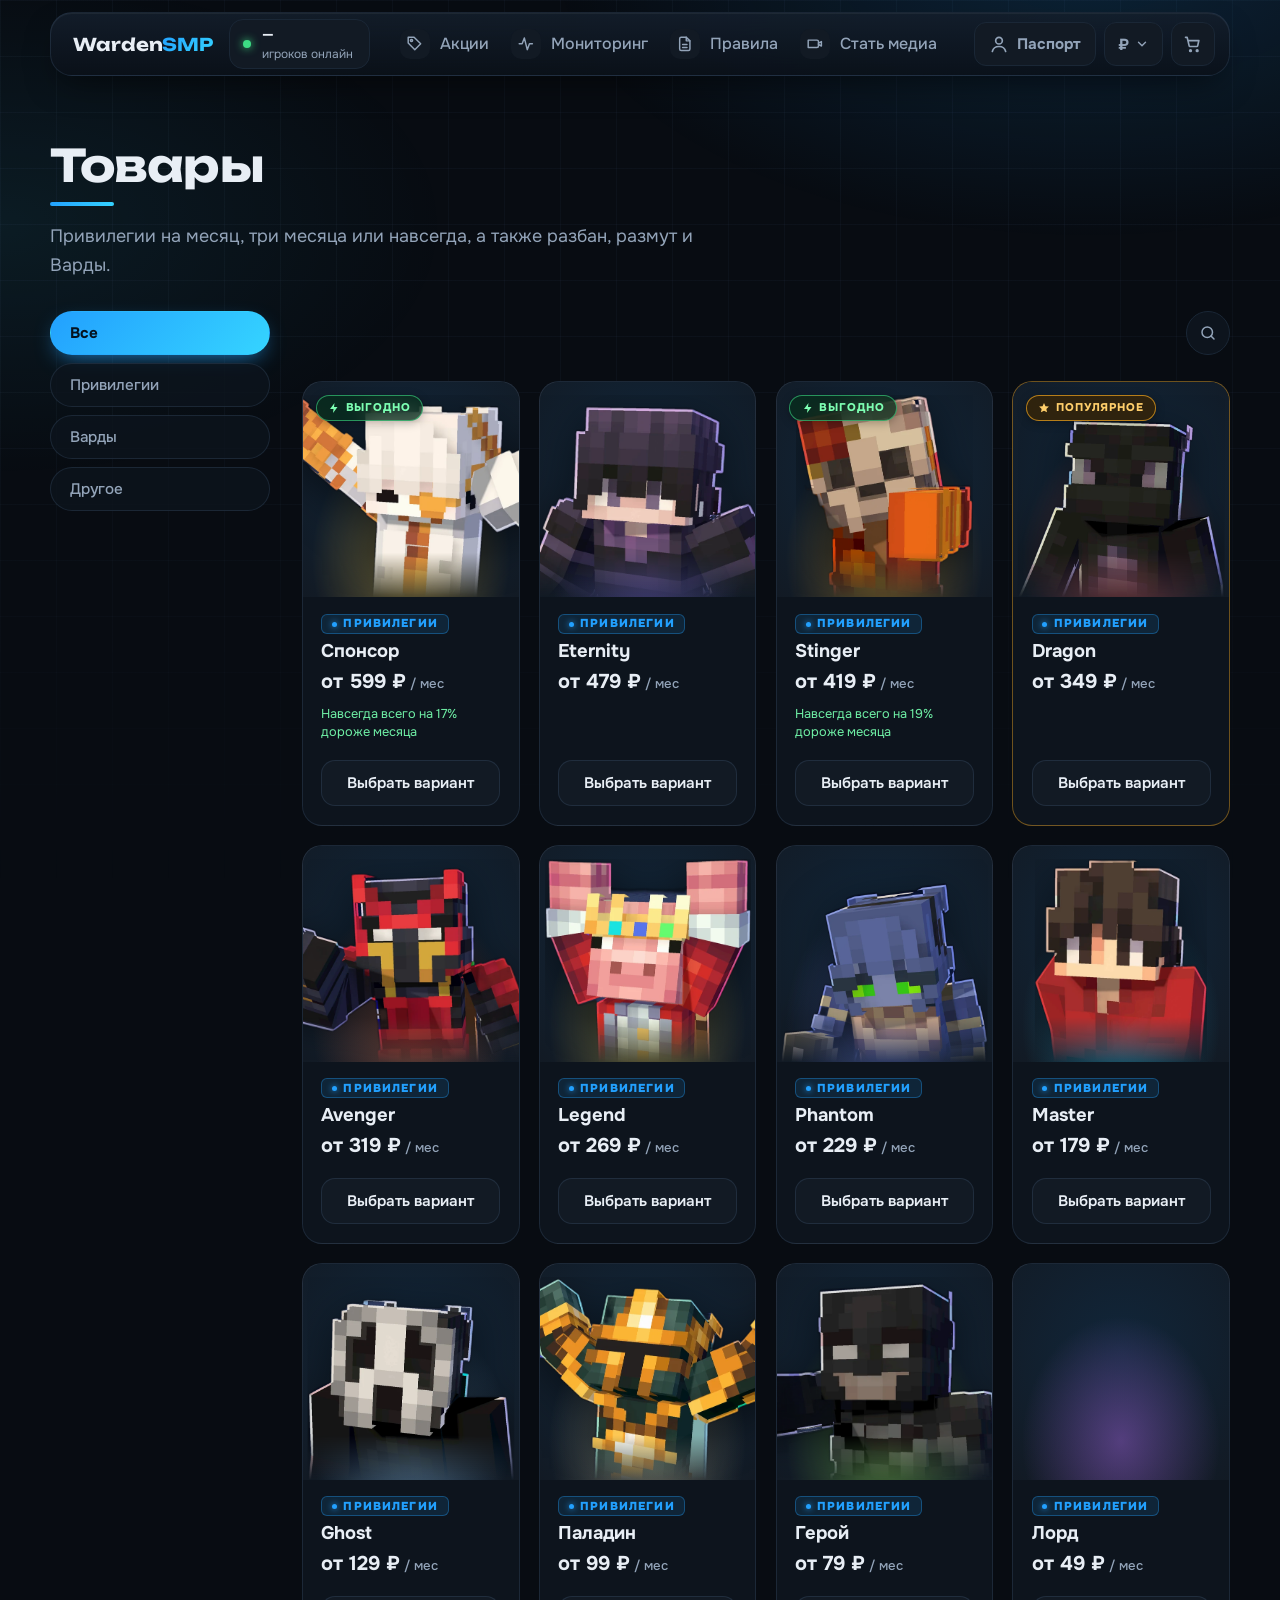
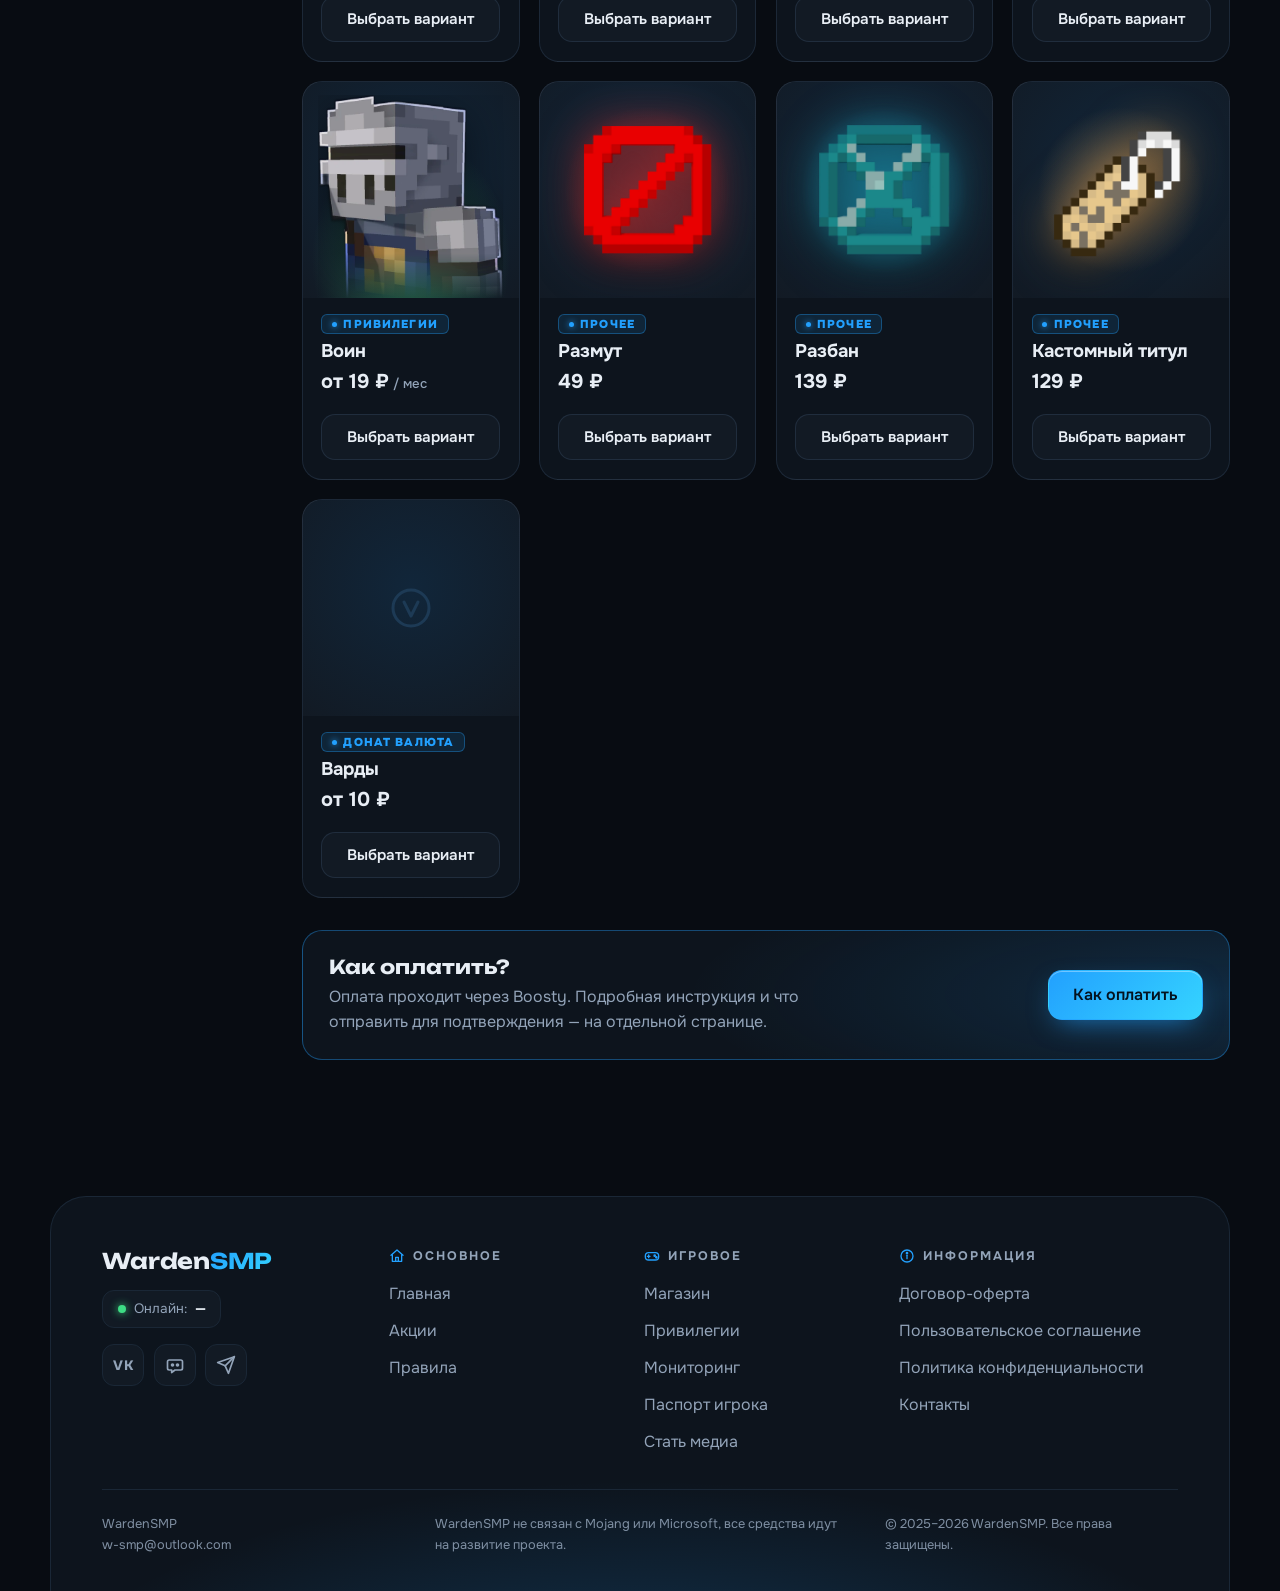
<file: privileges.html>
<!DOCTYPE html>
<html lang="ru">
<head>
  <meta charset="UTF-8">
  <meta name="viewport" content="width=device-width, initial-scale=1">
  <title>Привилегии и товары WardenSMP | mc.w-smp.in</title>
  <meta name="description" content="Привилегии WardenSMP от Воина до Спонсора, Варды, разбан, размут и кастомный титул. Возможности, команды и цены на 1 месяц, 3 месяца и навсегда.">
  <link rel="canonical" href="https://site.w-smp.in/privileges.html">
  <meta property="og:type" content="website">
  <meta property="og:site_name" content="WardenSMP">
  <meta property="og:locale" content="ru_RU">
  <meta property="og:title" content="Привилегии и товары WardenSMP | mc.w-smp.in">
  <meta property="og:description" content="Привилегии WardenSMP от Воина до Спонсора, Варды, разбан, размут и кастомный титул. Возможности, команды и цены на 1 месяц, 3 месяца и навсегда.">
  <meta property="og:url" content="https://site.w-smp.in/privileges.html">
  <meta property="og:image" content="https://site.w-smp.in/img/og.png">
  <meta property="og:image:width" content="1200">
  <meta property="og:image:height" content="630">
  <meta property="og:image:alt" content="WardenSMP: сервер Minecraft">
  <meta name="twitter:card" content="summary_large_image">
  <meta name="twitter:title" content="Привилегии и товары WardenSMP | mc.w-smp.in">
  <meta name="twitter:description" content="Привилегии WardenSMP от Воина до Спонсора, Варды, разбан, размут и кастомный титул. Возможности, команды и цены на 1 месяц, 3 месяца и навсегда.">
  <meta name="twitter:image" content="https://site.w-smp.in/img/og.png">
  <link rel="icon" href="/favicon.svg" type="image/svg+xml">
  <link rel="icon" href="/favicon.ico" sizes="48x48">
  <link rel="apple-touch-icon" href="/apple-touch-icon.png">
  <meta name="theme-color" content="#080c12">
  <link rel="stylesheet" href="css/style.css?v=46">
  <link rel="stylesheet" href="css/theme.css?v=2">
</head>
<body data-root="" data-page="privileges">

<div id="site-header"></div>

<main>
  <section class="page-head">
    <div class="wrap">
      <h1>Товары</h1>
      <p>Привилегии на месяц, три месяца или навсегда, а также разбан, размут и Варды.</p>
    </div>
  </section>

  <div class="wrap catalog">
    <aside class="catalog-side">
      <p class="cat-label">Категории</p>
      <div class="cats cats-col">
        <button class="cat" type="button" data-cat="all" aria-pressed="true">Все</button>
        <button class="cat" type="button" data-cat="priv" aria-pressed="false">Привилегии</button>
        <button class="cat" type="button" data-cat="varda" aria-pressed="false">Варды</button>
        <button class="cat" type="button" data-cat="other" aria-pressed="false">Другое</button>
      </div>
    </aside>
    <div class="catalog-main">
      <div class="shop-bar">
        <div class="search" id="search">
          <input id="search-input" class="search-input" type="search" placeholder="Поиск товара" aria-label="Поиск товара" autocomplete="off">
          <button id="search-btn" class="search-btn" type="button" aria-label="Открыть поиск" aria-expanded="false" aria-controls="search-input"><svg viewBox="0 0 24 24" width="18" height="18" fill="none" stroke="currentColor" stroke-width="2" stroke-linecap="round" aria-hidden="true"><circle cx="11" cy="11" r="7"/><path d="M20 20l-4-4"/></svg></button>
        </div>
      </div>
      <div class="grid" id="products"></div>

      <div class="pay-cta">
        <div>
          <h2>Как оплатить?</h2>
          <p>Оплата проходит через Boosty. Подробная инструкция и что отправить для подтверждения — на отдельной странице.</p>
        </div>
        <a class="btn btn-primary" href="eupay/">Как оплатить</a>
      </div>
    </div>
  </div>
</main>

<div id="site-footer"></div>

<script src="js/layout.js?v=46"></script>
<script src="js/main.js?v=46"></script>
<script src="js/ui.js?v=1"></script>
</body>
</html>
</file>
<file: css/style.css>
@import url("https://fonts.googleapis.com/css2?family=Onest:wght@400;500;600&family=Unbounded:wght@500;700&display=swap");

:root {
  color-scheme: dark;
  --bg: #080c12;
  --panel: #0d141d;
  --panel-2: #121a24;
  --line: #1a2736;
  --accent: #22a0fe;
  --glow: rgba(34, 160, 254, 0.22);
  --text: #e8eef5;
  --muted: #8a9bb0;
  --ok: #3ddc84;
  --wrap: 1180px;
  --font-body: "Onest", system-ui, sans-serif;
  --font-head: "Unbounded", "Onest", sans-serif;
}

*, *::before, *::after { box-sizing: border-box; }
html { scroll-behavior: smooth; }
body {
  display: flex; flex-direction: column; min-height: 100vh; min-height: 100dvh;
  margin: 0; background: var(--bg); color: var(--text);
  font: 400 1rem/1.6 var(--font-body); -webkit-font-smoothing: antialiased;
}
a { color: var(--accent); text-decoration: none; }
a:hover { color: #6cc1ff; }
button { font-family: inherit; }
:focus-visible { outline: 2px solid var(--accent); outline-offset: 3px; border-radius: 6px; }
.wrap { width: min(var(--wrap), 100% - 2.5rem); margin-inline: auto; }
.ic { width: 1.1em; height: 1.1em; fill: none; stroke: currentColor; stroke-width: 2; stroke-linecap: round; stroke-linejoin: round; flex: none; }

/* Header: floating island */
.island-wrap { position: sticky; top: 0; z-index: 20; padding-top: 12px; }
.island {
  position: relative; display: flex; align-items: center; gap: 1rem; height: 64px;
  padding: 0 0.9rem 0 1.4rem; background: rgba(13, 20, 29, 0.92); backdrop-filter: blur(12px);
  border: 1px solid var(--line); border-radius: 22px; box-shadow: 0 10px 30px rgba(0, 0, 0, 0.35);
}
.logo { font: 700 1.1rem var(--font-head); color: var(--text); }
.logo span { color: var(--accent); }
.online {
  display: flex; align-items: center; gap: 0.7rem; padding: 0.35rem 1rem 0.35rem 0.8rem;
  background: var(--panel-2); border: 1px solid var(--line); border-radius: 14px; line-height: 1.2;
}
.online::before { content: ""; width: 8px; height: 8px; border-radius: 50%; background: var(--ok); box-shadow: 0 0 8px var(--ok); }
.online b { display: block; font-size: 0.9rem; }
.online small { color: var(--muted); font-size: 0.75rem; }
.nav { flex: 1; display: flex; justify-content: center; gap: 0.2rem; position: relative; }
.nav a { display: flex; align-items: center; gap: 0.6rem; padding: 0.4rem 0.8rem 0.4rem 0.4rem; border-radius: 14px; color: var(--muted); font-weight: 500; transition: background-color 0.3s ease, color 0.3s ease, box-shadow 0.3s ease; }
.nav a { position: relative; z-index: 1; }
.nav a:hover, .nav a[aria-current="page"] { color: var(--text); }
.nav a[aria-current="page"] { box-shadow: inset 0 0 0 1px rgba(34, 160, 254, 0.35); }
.nav .ico { display: grid; place-items: center; width: 30px; height: 30px; border-radius: 10px; background: var(--panel-2); transition: background-color 0.3s ease, color 0.3s ease; }
.island-actions { display: flex; align-items: center; gap: 0.5rem; margin-left: auto; }
.icon-btn {
  position: relative; display: grid; place-items: center; width: 44px; height: 44px; cursor: pointer;
  background: var(--panel-2); border: 1px solid var(--line); border-radius: 12px; color: var(--muted);
}
.icon-btn:hover { color: var(--text); border-color: var(--accent); }
.icon-btn .ic { width: 1.25rem; height: 1.25rem; }
.badge {
  position: absolute; top: -6px; right: -6px; min-width: 20px; height: 20px; padding: 0 5px;
  display: none; place-items: center; background: var(--accent); color: #04121f;
  border-radius: 10px; font: 600 0.75rem/1 var(--font-body);
}
.badge.on { display: grid; }
.nav-toggle { display: none; }

/* Buttons */
.btn {
  display: inline-flex; align-items: center; justify-content: center; gap: 0.6rem;
  padding: 0.85rem 1.5rem; border-radius: 12px; font: 600 1rem var(--font-body);
  border: 1px solid transparent; cursor: pointer; transition: background 0.15s, box-shadow 0.15s, border-color 0.15s;
}
.btn-primary { background: var(--accent); color: #04121f; }
.btn-primary:hover { background: #4db4ff; color: #04121f; box-shadow: 0 0 24px var(--glow); }
.btn-dark { background: var(--panel); border-color: var(--line); color: var(--text); }
.btn-dark:hover { border-color: var(--accent); box-shadow: 0 0 24px var(--glow); }

/* Hero */
.hero { padding: clamp(2.5rem, 7vw, 5rem) 0 clamp(3rem, 7vw, 5rem); }
.hero .wrap { display: grid; grid-template-columns: 1.1fr 0.9fr; gap: 2rem; align-items: center; }
.hero h1 { font: 700 clamp(2rem, 4.6vw, 3.5rem)/1.12 var(--font-head); margin: 0 0 1.2rem; letter-spacing: -0.02em; }
.hero p { max-width: 32rem; color: var(--muted); font-size: 1.1rem; margin: 0 0 2rem; }
.hero-actions { display: flex; flex-wrap: wrap; gap: 0.8rem; }
.hero-art { position: relative; min-height: 420px; }

/* Sonar behind the character */
.sonar { position: absolute; left: 50%; top: 50%; width: min(440px, 100%); aspect-ratio: 1; transform: translate(-50%, -50%); pointer-events: none; }
.sonar span { position: absolute; inset: 0; border-radius: 50%; border: 1px solid var(--accent); opacity: 0; animation: ping 6s cubic-bezier(0.2, 0.6, 0.3, 1) infinite; }
.sonar span:nth-child(2) { animation-delay: 2s; }
.sonar span:nth-child(3) { animation-delay: 4s; }
.sonar::after { content: ""; position: absolute; left: 50%; top: 50%; width: 10px; height: 10px; margin: -5px; background: var(--accent); border-radius: 50%; box-shadow: 0 0 40px 10px var(--glow); }
@keyframes ping { 0% { transform: scale(0.05); opacity: 0.7; } 100% { transform: scale(1); opacity: 0; } }

/* Shop */
.shop { padding: clamp(2rem, 5vw, 3.5rem) 0 clamp(3rem, 7vw, 5rem); border-top: 1px solid var(--line); }
.shop h2 { font: 700 clamp(1.5rem, 3vw, 2rem)/1.2 var(--font-head); margin: 0 0 1.6rem; }
.cat-label { margin: 0 0 0.6rem; color: var(--muted); font-size: 0.8rem; font-weight: 600; letter-spacing: 0.08em; text-transform: uppercase; }
.cats { display: flex; flex-wrap: wrap; gap: 0.5rem; margin-bottom: 1.6rem; }
.cat { padding: 0.5rem 1.1rem; border-radius: 10px; border: 1px solid var(--line); background: var(--panel); color: var(--muted); font: 500 0.95rem var(--font-body); cursor: pointer; }
.cat[aria-pressed="true"] { background: rgba(34, 160, 254, 0.14); border-color: var(--accent); color: var(--accent); }

.grid { display: grid; grid-template-columns: repeat(4, 1fr); gap: 1.1rem; }
.card { display: flex; flex-direction: column; background: var(--panel); border: 1px solid var(--line); border-radius: 16px; overflow: hidden; transition: border-color 0.15s, box-shadow 0.15s; }
.card:hover { border-color: var(--accent); box-shadow: 0 0 24px var(--glow); }
.card-img { display: grid; place-items: center; aspect-ratio: 1; background: radial-gradient(circle at 50% 40%, #11263a, var(--panel-2)); color: #1d3a55; }
.card-img .ic { width: 3rem; height: 3rem; stroke-width: 1.5; }
.card-img img { width: 100%; height: 100%; object-fit: cover; }
.card-body { display: flex; flex-direction: column; flex: 1; gap: 0.3rem; padding: 1rem 1.1rem 1.1rem; }
.card-cat {
  align-self: flex-start; display: inline-flex; align-items: center; gap: 0.4rem;
  padding: 0.2rem 0.6rem; line-height: 1; border-radius: 6px;
  background: rgba(34, 160, 254, 0.12); border: 1px solid rgba(34, 160, 254, 0.35); color: var(--accent);
  font-size: 0.72rem; font-weight: 900; letter-spacing: 0.1em; text-transform: uppercase;
}
.card-cat::before { content: ""; width: 5px; height: 5px; border-radius: 50%; background: currentColor; box-shadow: 0 0 6px currentColor; }
.card-name { color: var(--text); font: 600 1.1rem/1.3 var(--font-body); }
.card-name:hover { color: var(--text); }
.card-price { color: var(--accent); font: 600 1.15rem var(--font-body); margin-bottom: 0.8rem; }
.add { margin-top: auto; width: 100%; padding: 0.7rem; border-radius: 10px; border: 1px solid var(--line); background: var(--panel-2); color: var(--text); font: 600 0.95rem var(--font-body); cursor: pointer; transition: background 0.15s, border-color 0.15s; }
.add:hover { border-color: var(--accent); }
.add.done { background: rgba(34, 160, 254, 0.14); border-color: var(--accent); color: var(--accent); }

/* Footer */
.site-footer { border-top: 1px solid var(--line); padding: 3rem 0 2rem; background: var(--panel); }
.foot { display: grid; grid-template-columns: 1.6fr 1fr 1fr 1fr; gap: 2rem; }
.foot h3 { margin: 0 0 0.9rem; font: 600 0.95rem var(--font-body); color: var(--text); }
.foot ul { list-style: none; margin: 0; padding: 0; display: grid; gap: 0.5rem; }
.foot a { color: var(--muted); }
.foot a:hover { color: var(--accent); }
.foot-brand .logo { display: inline-block; margin-bottom: 0.8rem; }
.foot-brand p { margin: 0 0 0.5rem; color: var(--muted); font-size: 0.9rem; max-width: 26rem; }

/* Responsive */
@media (max-width: 1000px) { .grid { grid-template-columns: repeat(3, 1fr); } }
@media (max-width: 900px) {
  .nav { display: none; position: absolute; top: calc(100% + 8px); left: 0; right: 0; flex-direction: column; padding: 0.6rem; background: var(--panel); border: 1px solid var(--line); border-radius: 18px; }
  .nav.open { display: flex; }
  .nav-toggle { display: grid; }
  .hero .wrap { grid-template-columns: 1fr; }
  .hero-art { min-height: 300px; order: -1; }
  .foot { grid-template-columns: 1fr 1fr; }
  .foot-brand { grid-column: 1 / -1; }
}
@media (max-width: 720px) { .grid { grid-template-columns: repeat(2, 1fr); } }
@media (max-width: 560px) { .online { display: none; } }
@media (max-width: 540px) { .grid { grid-template-columns: 1fr; } .card-img { aspect-ratio: 16 / 10; } }
@media (max-width: 420px) { .foot { grid-template-columns: 1fr; } }
@media (prefers-reduced-motion: reduce) {
  html { scroll-behavior: auto; }
  .sonar span { animation: none; opacity: 0.18; }
  .sonar span:nth-child(1) { transform: scale(0.35); }
  .sonar span:nth-child(2) { transform: scale(0.65); }
  .sonar span:nth-child(3) { transform: scale(0.95); }
}

/* Inner pages */
.page-head { padding: clamp(2.5rem, 6vw, 4rem) 0 clamp(1.5rem, 4vw, 2.5rem); }
.page-head h1 { font: 700 clamp(1.8rem, 4vw, 2.8rem)/1.15 var(--font-head); margin: 0 0 1rem; letter-spacing: -0.02em; }
.page-head p { max-width: 42rem; margin: 0; color: var(--muted); font-size: 1.1rem; }
.section { padding: clamp(2rem, 5vw, 3.5rem) 0 clamp(3rem, 7vw, 5rem); }
.sec-title { font: 700 clamp(1.4rem, 3vw, 1.9rem)/1.2 var(--font-head); margin: 0 0 1.4rem; }

/* Media tiers */
.tiers { position: relative; display: grid; grid-template-columns: 1fr; gap: 1.2rem; padding-bottom: clamp(2rem, 5vw, 3rem); padding-left: clamp(2.4rem, 5vw, 3.4rem); }
/* Timeline: вертикальная линия слева и узлы напротив каждой ступени */
.tl-item { position: relative; --lx: calc(-1 * clamp(2.4rem, 5vw, 3.4rem) + clamp(0.9rem, 2.4vw, 1.3rem) + 1px); }
.tl-item::before { content: ""; position: absolute; left: var(--lx); top: 0; bottom: -1.2rem; width: 2px; transform: translateX(-50%); background: linear-gradient(180deg, var(--node), var(--next, var(--node))); opacity: 0.85; }
.tl-item:first-child::before { top: 50%; }
.tl-item:last-child::before { bottom: 50%; background: var(--node); }
.node { position: absolute; left: var(--lx); top: 50%; width: 16px; height: 16px; transform: translate(-50%, -50%); border-radius: 50%; background: var(--bg, #080c12); border: 3px solid var(--node, #fff); box-shadow: 0 0 0 4px rgba(8, 12, 18, 0.9), 0 0 16px var(--node, #fff); z-index: 1; }
.tl-creator { --node: #cfe3f5; --next: #3aa6ff; }
.tl-media { --node: #3aa6ff; --next: #b57bff; }
.tl-ambassador { --node: #b57bff; }
.tier {
  position: relative; overflow: hidden; display: grid; grid-template-columns: 1.1fr 1fr 1fr; gap: 1.5rem 2.5rem;
  padding: clamp(1.4rem, 3vw, 2rem) clamp(1.4rem, 3vw, 2rem) clamp(1.4rem, 3vw, 2rem) clamp(1.8rem, 3.5vw, 2.6rem);
  background: var(--panel); border: 1px solid var(--line); border-radius: 18px;
}
.tier::before { content: ""; position: absolute; left: 0; top: 0; bottom: 0; width: 6px; background: var(--bar); }
.tier-creator { --bar: linear-gradient(180deg, #ffffff, #9db2c8); }
.tier-creator .tier-tag { color: #ffffff; }
.tier-media { --bar: linear-gradient(180deg, #6cc1ff, #1678c9); border-color: var(--accent); box-shadow: 0 0 40px var(--glow); }
.tier-ambassador { --bar: linear-gradient(180deg, #d3a8ff, #7a3fd1); border-color: rgba(181, 123, 255, 0.55); box-shadow: 0 0 40px rgba(150, 90, 240, 0.28); }
.tier-ambassador .tier-tag { color: #c79bff; }
.tier-tag { color: var(--accent); font-size: 0.85rem; font-weight: 600; }
.tier h2 { font: 700 clamp(1.6rem, 3vw, 2.1rem)/1.1 var(--font-head); margin: 0.5rem 0 0.4rem; }
.tier-desc { margin: 0; color: var(--muted); }
.tier-col h3 { margin: 0 0 0.8rem; font: 600 1rem var(--font-body); }
.list { list-style: none; margin: 0; padding: 0; display: grid; gap: 0.6rem; }
.list li { position: relative; padding-left: 1.3rem; }
.list li::before { content: ""; position: absolute; left: 0; top: 0.6em; width: 7px; height: 7px; border-radius: 2px; background: var(--accent); }
.list li.or { padding-left: 1.3rem; color: var(--muted); font-size: 0.9rem; }
.list li.or::before { display: none; }

/* Prohibitions: red on dark */
.ban-grid { display: grid; grid-template-columns: repeat(2, 1fr); gap: 1rem; }
.ban { display: flex; align-items: center; gap: 1rem; padding: 1.2rem 1.4rem; background: #150b0f; border: 1px solid rgba(255, 77, 94, 0.4); border-radius: 14px; }
.ban p { margin: 0; }
.ban-ic { display: grid; place-items: center; flex: none; width: 40px; height: 40px; border-radius: 50%; background: rgba(255, 77, 94, 0.14); color: #ff4d5e; }
.ban-center { justify-content: center; text-align: center; margin-top: 1rem; font-weight: 600; color: #ff7a87; }

.cta { display: flex; flex-wrap: wrap; align-items: center; justify-content: space-between; gap: 1rem; margin-top: 3rem; padding-top: 2rem; border-top: 1px solid var(--line); }
.cta p { margin: 0; font-size: 1.1rem; }

@media (max-width: 1000px) { .tier { grid-template-columns: 1fr 1fr; } .tier-head { grid-column: 1 / -1; } }
@media (max-width: 800px) { .ban-grid { grid-template-columns: 1fr; } }
@media (max-width: 560px) { .tier { grid-template-columns: 1fr; gap: 1.2rem; } .tiers { padding-left: 2.1rem; } .tl-item { --lx: calc(-2.1rem + 0.7rem + 1px); } }
/* Contacts */
.contacts-grid { display: grid; grid-template-columns: repeat(3, 1fr); gap: 1rem; padding-bottom: clamp(3rem, 7vw, 5rem); }
.contact { display: flex; align-items: center; gap: 1rem; padding: 1.3rem; background: var(--panel); border: 1px solid var(--line); border-radius: 16px; color: var(--text); transition: border-color 0.15s, box-shadow 0.15s; }
.contact:hover { color: var(--text); border-color: var(--accent); box-shadow: 0 0 24px var(--glow); }
.contact b { display: block; font: 600 1.1rem var(--font-body); }
.contact small { color: var(--muted); font-size: 0.9rem; }
.contact-ic { display: grid; place-items: center; flex: none; width: 52px; height: 52px; border-radius: 14px; background: var(--panel-2); color: var(--accent); }
.contact-ic .ic { width: 1.5rem; height: 1.5rem; }
.contact-main { grid-column: 1 / -1; border-color: var(--accent); box-shadow: 0 0 40px var(--glow); padding: 1.6rem; }
.contact-main b { font-size: 1.3rem; }
@media (max-width: 800px) { .contacts-grid { grid-template-columns: 1fr; } }

/* Cart drawer */
.cart:focus, .pm:focus { outline: none; }
.lock { overflow: hidden; }
.cart-overlay {
  position: fixed; inset: 0; z-index: 90; background: rgba(4, 8, 12, 0.55);
  -webkit-backdrop-filter: blur(8px); backdrop-filter: blur(8px);
  opacity: 0; visibility: hidden; transition: opacity 0.3s, visibility 0s 0.3s;
}
.cart-overlay.open { opacity: 1; visibility: visible; transition: opacity 0.3s; }
.cart {
  position: fixed; top: 0; right: 0; z-index: 100; display: flex; flex-direction: column;
  width: min(480px, 100%); height: 100%; background: var(--bg); border-left: 1px solid var(--line);
  box-shadow: -20px 0 60px rgba(0, 0, 0, 0.5);
  transform: translateX(100%); visibility: hidden;
  transition: transform 0.35s cubic-bezier(0.2, 0.8, 0.2, 1), visibility 0s 0.35s;
}
.cart.open { transform: none; visibility: visible; transition: transform 0.35s cubic-bezier(0.2, 0.8, 0.2, 1); }
.cart-head { display: flex; align-items: flex-start; justify-content: space-between; gap: 1rem; padding: 1.4rem 1.5rem 1.2rem; }
.cart-head h2 { margin: 0; font: 700 1.5rem/1.2 var(--font-head); }
.cart-head p { margin: 0.3rem 0 0; color: var(--muted); font-size: 0.95rem; }
.cart-body { flex: 1; overflow-y: auto; padding: 0 1.5rem 1.5rem; }
.cart-content { display: grid; gap: 1rem; }
.cart.is-empty .cart-content, .cart.is-empty .cart-foot { display: none; }
.cart:not(.is-empty) .cart-empty { display: none; }
.cart-empty { display: grid; justify-items: start; gap: 1.2rem; padding: 2rem 0; }
.cart-empty p { margin: 0; color: var(--muted); font-size: 1.05rem; }

.cart-items { list-style: none; margin: 0; padding: 0; display: grid; gap: 0.8rem; }
.cart-item { display: flex; align-items: center; gap: 1rem; padding: 0.9rem; background: var(--panel); border: 1px solid var(--line); border-radius: 16px; }
.cart-thumb { display: grid; place-items: center; flex: none; width: 56px; height: 56px; border-radius: 12px; background: radial-gradient(circle at 50% 40%, #11263a, var(--panel-2)); color: #2a5a85; }
.cart-thumb .ic { width: 1.6rem; height: 1.6rem; }
.cart-info { flex: 1; min-width: 0; }
.cart-info b { display: block; font-weight: 600; }
.cart-info small { color: var(--accent); font-size: 0.8rem; font-weight: 600; }
.cart-price { color: var(--accent); font-weight: 600; white-space: nowrap; }
.icon-btn.small { width: 36px; height: 36px; border-radius: 10px; }
.icon-btn.small .ic { width: 1.05rem; height: 1.05rem; }

.cart-box { background: var(--panel); border: 1px solid var(--line); border-radius: 16px; padding: 1.1rem; }
.cart-box h3 { margin: 0 0 0.8rem; font: 600 0.95rem var(--font-body); }
.fields { display: grid; gap: 0.6rem; }
.field { display: flex; align-items: center; gap: 1rem; padding: 0 1rem; background: var(--panel-2); border: 1px solid transparent; border-radius: 10px; }
.field[hidden] { display: none; }
.field:focus-within { border-color: var(--accent); }
.field span { flex: none; width: 5.4rem; color: var(--muted); font-size: 0.85rem; }
.field input { flex: 1; min-width: 0; padding: 0.85rem 0; background: none; border: 0; outline: 0; color: var(--text); font: 500 1rem var(--font-body); }
.field input::placeholder { color: #4d5d70; }

.cart-gift { display: flex; align-items: center; justify-content: space-between; padding: 0.9rem 1.1rem; }
.gift-label { display: flex; align-items: center; gap: 0.7rem; font-weight: 600; }
.switch { position: relative; flex: none; width: 46px; height: 26px; padding: 0; border-radius: 13px; border: 1px solid var(--line); background: var(--panel-2); cursor: pointer; transition: background 0.2s; }
.switch::after { content: ""; position: absolute; top: 3px; left: 3px; width: 18px; height: 18px; border-radius: 50%; background: var(--muted); transition: transform 0.2s, background 0.2s; }
.switch[aria-checked="true"] { background: var(--accent); border-color: var(--accent); }
.switch[aria-checked="true"]::after { transform: translateX(20px); background: #04121f; }

.cart-foot { padding: 1.2rem 1.5rem 1.5rem; background: var(--panel); border-top: 1px solid var(--line); }
.cart-total { display: flex; align-items: baseline; justify-content: space-between; margin-bottom: 1rem; color: var(--muted); }
.cart-total b { color: var(--text); font: 700 2rem/1 var(--font-head); }
.terms { display: flex; align-items: center; gap: 0.6rem; margin-bottom: 1rem; color: var(--muted); font-size: 0.9rem; cursor: pointer; }
.terms input { width: 18px; height: 18px; accent-color: var(--accent); }
.pay { width: 100%; padding: 1rem; }
.pay-alt { margin-top: 0.6rem; padding: 0.8rem; }
.btn:disabled { opacity: 0.45; cursor: not-allowed; }
.btn-primary:disabled:hover { background: var(--accent); box-shadow: none; }
.cart-hint { min-height: 1.3rem; margin: 0.7rem 0 0; color: var(--muted); font-size: 0.85rem; }
@media (prefers-reduced-motion: reduce) {
  .cart, .cart.open, .cart-overlay, .cart-overlay.open { transition: none; }
}

.cart-hint { white-space: pre-line; }

main { flex: 1 0 auto; }

/* Autofill: no white highlight */
.field input:-webkit-autofill,
.field input:-webkit-autofill:hover,
.field input:-webkit-autofill:focus {
  -webkit-text-fill-color: var(--text);
  caret-color: var(--text);
  -webkit-box-shadow: 0 0 0 1000px var(--panel-2) inset;
  box-shadow: 0 0 0 1000px var(--panel-2) inset;
  transition: background-color 9999s ease-out 0s;
}

/* Cards: buttons that look like text/image */
button.card-img { width: 100%; padding: 0; border: 0; cursor: pointer; }
button.card-name { padding: 0; border: 0; background: none; text-align: left; cursor: pointer; }
button.card-name:hover { color: var(--accent); }

/* Product window */
.pm {
  position: fixed; z-index: 100; left: 50%; top: 50%; width: min(840px, calc(100% - 2rem)); max-height: calc(100% - 2rem);
  overflow-y: auto; display: grid; grid-template-columns: 1fr 1fr; background: var(--bg);
  border: 1px solid var(--line); border-radius: 22px; box-shadow: 0 30px 80px rgba(0, 0, 0, 0.6);
  opacity: 0; visibility: hidden; transform: translate(-50%, -46%) scale(0.98);
  transition: opacity 0.25s, transform 0.3s cubic-bezier(0.2, 0.8, 0.2, 1), visibility 0s 0.3s;
}
.pm.open { opacity: 1; visibility: visible; transform: translate(-50%, -50%); transition: opacity 0.25s, transform 0.3s cubic-bezier(0.2, 0.8, 0.2, 1); }
.pm-x { position: absolute; top: 1rem; right: 1rem; z-index: 1; }
.pm-img { display: grid; place-items: center; min-height: 360px; border-radius: 22px 0 0 22px; background: radial-gradient(circle at 50% 40%, #11263a, var(--panel-2)); color: #2a5a85; }
.pm-img .ic { width: 6rem; height: 6rem; stroke-width: 1.2; }
.pm-info { display: flex; flex-direction: column; gap: 0.9rem; padding: 2rem 1.8rem; }
.pm-info h2 { margin: 0; padding-right: 3rem; font: 700 1.9rem/1.15 var(--font-head); }
.pm-terms { display: grid; gap: 0.5rem; }
.pm-term { display: flex; align-items: center; justify-content: space-between; padding: 0.8rem 1rem; background: var(--panel); border: 1px solid var(--line); border-radius: 12px; color: var(--text); font: 500 1rem var(--font-body); cursor: pointer; transition: border-color 0.15s, background 0.15s; }
.pm-term b { color: var(--accent); font-weight: 600; }
.pm-term:hover { border-color: var(--accent); }
.pm-term[aria-pressed="true"] { border-color: var(--accent); background: rgba(34, 160, 254, 0.12); }
.pm-buy { display: grid; gap: 0.8rem; margin-top: auto; padding-top: 0.6rem; }
.pm-price { font: 700 2rem/1 var(--font-head); }
@media (max-width: 700px) {
  .pm { grid-template-columns: 1fr; }
  .pm-img { min-height: 170px; border-radius: 22px 22px 0 0; }
  .pm-img .ic { width: 4rem; height: 4rem; }
  .pm-info { padding: 1.4rem; }
  .pm-info h2 { padding-right: 0; }
}
@media (prefers-reduced-motion: reduce) { .pm, .pm.open { transition: none; } }

/* Rules */
.rules-layout { padding-bottom: clamp(3rem, 7vw, 5rem); }
.rules-nav { display: flex; flex-wrap: wrap; gap: 0.5rem; margin-bottom: 1.4rem; }
.rules-nav a {
  padding: 0.6rem 1.1rem; background: var(--panel); border: 1px solid var(--line); border-radius: 10px;
  color: var(--muted); font: 500 0.95rem var(--font-body); white-space: nowrap;
  transition: color 0.15s, border-color 0.15s, box-shadow 0.15s;
}
.rules-nav a:hover { color: var(--text); border-color: var(--accent); box-shadow: 0 0 18px var(--glow); }
.rules-body { display: grid; gap: 1.2rem; }
.rules-sec { scroll-margin-top: 100px; padding: clamp(1.2rem, 3vw, 1.8rem); background: var(--panel); border: 1px solid var(--line); border-radius: 18px; }
.rules-sec h2 { margin: 0 0 0.8rem; font: 700 clamp(1.1rem, 2.4vw, 1.4rem)/1.25 var(--font-head); }
.rules { list-style: none; margin: 0; padding: 0; }
.rules li { display: grid; grid-template-columns: 3.6rem 1fr; gap: 0.3rem 1.2rem; padding: 0.7rem 0.6rem; border-top: 1px solid var(--line); border-radius: 10px; scroll-margin-top: 100px; }
.rules li:first-child { border-top: 0; }
.rules li.sub { padding: 0.25rem 0.6rem 0.25rem 3rem; border-top: 0; }
.rules li:target { background: rgba(34, 160, 254, 0.1); }
.rn { color: var(--accent); font-weight: 600; font-variant-numeric: tabular-nums; }
.rules li.sub .rn { color: var(--muted); }
.rn:hover { color: #6cc1ff; }
.rule-note { grid-column: 2; margin: 0.3rem 0 0; padding: 0.7rem 1rem; background: rgba(34, 160, 254, 0.08); border-left: 3px solid var(--accent); border-radius: 0 10px 10px 0; color: var(--muted); font-size: 0.95rem; }
@media (max-width: 700px) {
  .rules-nav { flex-wrap: nowrap; overflow-x: auto; }
}
@media (max-width: 480px) {
  .rules li { grid-template-columns: 2.8rem 1fr; gap: 0.3rem 0.8rem; }
  .rules li.sub { padding-left: 1.4rem; }
}

.cta-actions { display: flex; flex-wrap: wrap; gap: 0.8rem; }

/* Privilege features in the product window */
.pm-feat { display: grid; gap: 0.9rem; }
.pm-feat h3 { margin: 0 0 0.4rem; color: var(--muted); font: 600 0.9rem var(--font-body); }
.feat-list { list-style: none; margin: 0; padding: 0; display: grid; gap: 0.35rem; font-size: 0.95rem; }
.feat-list li { position: relative; padding-left: 1.1rem; }
.feat-list li::before { content: ""; position: absolute; left: 0; top: 0.62em; width: 6px; height: 6px; border-radius: 2px; background: var(--accent); }
.feat-list b { color: var(--accent); font-weight: 600; }
.feat-list code { padding: 0.1rem 0.4rem; background: var(--panel-2); border: 1px solid var(--line); border-radius: 6px; color: var(--accent); font: 500 0.85em ui-monospace, Consolas, monospace; }

/* Catalog page */
.catalog { display: grid; grid-template-columns: 220px 1fr; gap: 2rem; align-items: start; padding-bottom: clamp(3rem, 7vw, 5rem); }
.catalog-side { position: sticky; top: 100px; }
.catalog-side .cat-label { margin-bottom: 0.8rem; }
.cats-col { flex-direction: column; margin-bottom: 0; }
.cats-col .cat { width: 100%; text-align: left; }
@media (max-width: 1150px) { .catalog .grid { grid-template-columns: repeat(3, 1fr); } }
@media (max-width: 900px) {
  .catalog { grid-template-columns: 1fr; gap: 1rem; }
  .catalog-side { position: static; }
  .cats-col { flex-direction: row; }
  .cats-col .cat { width: auto; }
}
@media (max-width: 720px) { .catalog .grid { grid-template-columns: repeat(2, 1fr); } }
@media (max-width: 540px) { .catalog .grid { grid-template-columns: 1fr; } }

/* Payment page */
.narrow { width: min(960px, 100% - 2.5rem); }
.pay-page { padding-bottom: clamp(3rem, 7vw, 5rem); }
.pay-title { display: flex; flex-wrap: wrap; align-items: baseline; gap: 0.3rem 0.8rem; margin: 0 0 1.1rem; font: 700 clamp(1.25rem, 3vw, 1.6rem)/1.25 var(--font-head); }
.pay-title small { color: var(--muted); font: 500 0.9rem var(--font-body); }
.pay-card { display: grid; grid-template-columns: 1fr 290px; margin-bottom: 2.5rem; background: var(--panel); border: 1px solid var(--line); border-radius: 22px; overflow: hidden; }
.pay-main { padding: clamp(1.3rem, 3vw, 2rem); }
.pay-head { display: flex; align-items: center; gap: 1rem; margin-bottom: 1.5rem; }
.pay-logo { display: grid; place-items: center; flex: none; width: 52px; height: 52px; border-radius: 14px; background: rgba(34, 160, 254, 0.14); color: var(--accent); }
.pay-logo .ic { width: 1.5rem; height: 1.5rem; }
.pay-head h3 { margin: 0; font: 600 1.2rem var(--font-body); }
.pay-head p { margin: 0.2rem 0 0; color: var(--muted); font-size: 0.9rem; }
.pay-steps { list-style: none; margin: 0 0 1.6rem; padding: 0; display: grid; gap: 1rem; }
.pay-steps li { display: flex; gap: 1rem; }
.pay-steps p, .send-card p { margin: 0; color: var(--muted); }
.pay-steps b, .send-card b { color: var(--text); font-weight: 600; }
.pay-num { display: grid; place-items: center; flex: none; width: 28px; height: 28px; border-radius: 8px; background: rgba(34, 160, 254, 0.16); color: var(--accent); font-weight: 600; font-size: 0.9rem; }
.pay-qr { display: grid; align-content: center; justify-items: center; gap: 1rem; padding: 1.8rem; text-align: center; background: linear-gradient(160deg, #0f2236, #0b141f); border-left: 1px solid var(--line); }
.pay-qr b { color: var(--accent); font-size: 0.85rem; font-weight: 600; }
.pay-qr img { width: 180px; height: 180px; padding: 10px; background: #fff; border-radius: 16px; image-rendering: pixelated; }
.pay-qr p { margin: 0; color: var(--muted); font-size: 0.85rem; }
.send-card { list-style: none; margin: 0; padding: 1.4rem; display: grid; gap: 1rem; background: rgba(34, 160, 254, 0.06); border: 1px solid rgba(34, 160, 254, 0.25); border-radius: 18px; }
.send-card li { display: flex; align-items: center; gap: 1rem; }
.send-ic { display: grid; place-items: center; flex: none; width: 36px; height: 36px; border-radius: 10px; background: rgba(34, 160, 254, 0.14); color: var(--accent); }
@media (max-width: 800px) {
  .pay-card { grid-template-columns: 1fr; }
  .pay-qr { border-left: 0; border-top: 1px solid var(--line); }
}

/* "Как оплатить" block under the privileges */
.catalog-main { min-width: 0; }
.pay-cta { display: flex; flex-wrap: wrap; align-items: center; justify-content: space-between; gap: 1.2rem; margin-top: 2rem; padding: 1.5rem 1.6rem; background: rgba(34, 160, 254, 0.06); border: 1px solid rgba(34, 160, 254, 0.25); border-radius: 18px; }
.pay-cta h2 { margin: 0 0 0.3rem; font: 700 1.2rem var(--font-head); }
.pay-cta p { margin: 0; max-width: 34rem; color: var(--muted); }

/* Legal documents */
.doc { width: min(860px, 100% - 2.5rem); margin-inline: auto; padding-bottom: clamp(3rem, 7vw, 5rem); }
.doc-draft { margin: 0 0 1.4rem; padding: 1rem 1.2rem; background: rgba(255, 196, 64, 0.08); border: 1px solid rgba(255, 196, 64, 0.45); border-radius: 14px; color: #ffd37a; font-size: 0.95rem; }
.doc-nav { display: flex; flex-wrap: wrap; gap: 0.5rem; margin-bottom: 2rem; }
.doc-nav a { padding: 0.5rem 0.9rem; background: var(--panel); border: 1px solid var(--line); border-radius: 10px; color: var(--muted); font: 500 0.9rem var(--font-body); transition: color 0.15s, border-color 0.15s; }
.doc-nav a:hover { color: var(--text); border-color: var(--accent); }
.doc-sec { scroll-margin-top: 100px; margin-bottom: 2.2rem; }
.doc-sec h2 { margin: 0 0 0.9rem; font: 700 clamp(1.1rem, 2.4vw, 1.35rem)/1.3 var(--font-head); }
.cl { display: grid; grid-template-columns: 3.4rem 1fr; gap: 0 1rem; padding: 0.35rem 0; }
.cl-n { color: var(--accent); font-weight: 600; font-variant-numeric: tabular-nums; }
.cl a { word-break: break-word; }
.fill { padding: 0.05rem 0.4rem; background: rgba(255, 196, 64, 0.16); color: #ffd37a; border-radius: 6px; }
@media (max-width: 480px) { .cl { grid-template-columns: 2.8rem 1fr; gap: 0 0.7rem; } }

.pm-terms:empty { display: none; }
.pm-note { margin: 0; color: var(--muted); font-size: 0.9rem; }
.pm-note:empty { display: none; }


/* 404 */
.nf { display: grid; justify-items: center; align-content: center; gap: 0.9rem; min-height: 60vh; padding: 3rem 1.25rem; text-align: center; }
.nf-code { color: var(--accent); font: 700 clamp(5rem, 18vw, 9rem)/1 var(--font-head); text-shadow: 0 0 60px var(--glow); }
.nf h1 { margin: 0; font: 700 clamp(1.4rem, 3.5vw, 2rem)/1.2 var(--font-head); }
.nf p { margin: 0; color: var(--muted); font-size: 1.05rem; }
.nf-actions { display: flex; flex-wrap: wrap; justify-content: center; gap: 0.8rem; margin-top: 0.8rem; }
.btn-outline { background: transparent; border-color: var(--accent); color: var(--text); }
.btn-outline:hover { background: rgba(34, 160, 254, 0.1); box-shadow: 0 0 24px var(--glow); color: var(--text); }


/* Варды: сверху плашка «Скидка за объём», ниже покупка */
.vd-panel { grid-column: 1 / -1; display: grid; gap: 1.2rem; }
.vd-disc { padding: clamp(1.1rem, 2.5vw, 1.6rem); background: radial-gradient(circle at 50% 0%, #11263a, var(--panel-2)); border: 1px solid var(--line); border-radius: 22px; }
.vd-disc-head { display: flex; flex-wrap: wrap; align-items: baseline; justify-content: space-between; gap: 0.3rem 1rem; margin-bottom: 1rem; }
.vd-box-title { margin: 0; color: var(--text); font: 700 1.05rem var(--font-head); }
.vd-disc-hint { color: var(--muted); font-size: 0.85rem; }
.vd-tiers { display: grid; grid-template-columns: repeat(auto-fit, minmax(120px, 1fr)); gap: 0.7rem; }
.vd-tier { display: grid; justify-items: center; align-content: center; gap: 0.45rem; padding: 0.9rem 0.5rem; background: var(--panel); border: 1px solid var(--line); border-radius: 14px; text-align: center; }
.vd-tier.on { background: rgba(34, 160, 254, 0.12); border-color: rgba(34, 160, 254, 0.65); }
.vd-pct { padding: 0.2rem 0.65rem; background: rgba(34, 160, 254, 0.16); border-radius: 9px; color: var(--accent); font-weight: 700; font-size: 1rem; }
.vd-from { font-weight: 600; }
.vd-need { color: var(--muted); font-size: 0.85rem; }
.vd-tier .ic { color: var(--accent); stroke-width: 2.4; }

.vd-buy { display: grid; grid-template-columns: 1fr 360px; overflow: hidden; background: var(--panel); border: 1px solid var(--line); border-radius: 22px; }
.vd-form { display: grid; gap: 1.1rem; align-content: center; padding: clamp(1.4rem, 3vw, 2rem); }
.vd-head { display: flex; align-items: center; gap: 1rem; }
.vd-coin { display: grid; place-items: center; flex: none; width: 52px; height: 52px; background: rgba(34, 160, 254, 0.14); border-radius: 14px; color: var(--accent); }
.vd-coin .ic { width: 1.5rem; height: 1.5rem; }
.vd-head h2 { margin: 0; font: 700 1.5rem var(--font-head); }
.vd-lead { margin: 0.15rem 0 0; color: var(--muted); font-size: 0.95rem; }
.vd-field { display: flex; align-items: center; gap: 0.8rem; padding: 0 1rem; background: var(--panel-2); border: 1px solid var(--line); border-radius: 12px; }
.vd-field:focus-within { border-color: var(--accent); }
.vd-field span { color: var(--muted); font-size: 0.85rem; }
.vd-field b { color: var(--muted); font-weight: 500; }
.vd-field input { flex: 1; min-width: 0; padding: 0.85rem 0; background: none; border: 0; outline: 0; color: var(--text); font: 600 1.15rem var(--font-body); text-align: right; -moz-appearance: textfield; appearance: textfield; }
.vd-field input::-webkit-outer-spin-button, .vd-field input::-webkit-inner-spin-button { -webkit-appearance: none; margin: 0; }
.vd-range { --p: 0%; display: block; width: 100%; height: 6px; margin: 0.5rem 0 0; border-radius: 3px; outline: none; cursor: pointer; -webkit-appearance: none; appearance: none; background: linear-gradient(90deg, var(--accent) var(--p), var(--panel-2) var(--p)); }
.vd-range::-webkit-slider-thumb { -webkit-appearance: none; width: 22px; height: 22px; border-radius: 50%; background: var(--accent); border: 3px solid var(--bg); box-shadow: 0 0 0 1px var(--accent), 0 0 14px var(--glow); }
.vd-range::-moz-range-thumb { width: 16px; height: 16px; border-radius: 50%; background: var(--accent); border: 3px solid var(--bg); box-shadow: 0 0 0 1px var(--accent), 0 0 14px var(--glow); }
.vd-scale { display: flex; justify-content: space-between; margin-top: 0.5rem; color: var(--muted); font-size: 0.8rem; }
.vd-presets { display: flex; flex-wrap: wrap; gap: 0.5rem; }
.vd-presets button { padding: 0.45rem 0.9rem; background: var(--panel-2); border: 1px solid var(--line); border-radius: 9px; color: var(--muted); font: 600 0.85rem var(--font-body); cursor: pointer; }
.vd-presets button:hover { color: var(--text); border-color: var(--accent); }
.vd-presets button[aria-pressed="true"] { background: rgba(34, 160, 254, 0.12); border-color: var(--accent); color: var(--accent); }

.vd-sum { display: grid; align-content: center; gap: 1.1rem; padding: clamp(1.4rem, 3vw, 2rem); text-align: center; background: radial-gradient(circle at 30% 0%, #11263a, var(--panel-2)); border-left: 1px solid var(--line); }
.vd-row { display: grid; gap: 0.3rem; }
.vd-row + .vd-row { padding-top: 1.1rem; border-top: 1px solid var(--line); }
.vd-row > span { color: var(--muted); font-size: 0.9rem; }
.vd-get { margin: 0; font: 700 1.5rem/1.2 var(--font-head); }
.vd-price { font: 700 2.2rem/1.1 var(--font-head); }
.vd-sale { margin: 0.2rem 0 0; color: var(--accent); font-weight: 600; font-size: 0.9rem; }
.vd-sale:empty { display: none; }
.vd-sum .btn { width: 100%; }
@media (max-width: 800px) {
  .vd-buy { grid-template-columns: 1fr; }
  .vd-sum { border-left: 0; border-top: 1px solid var(--line); }
}

/* Description and warning in the product window */
.pm-about { margin: 0; color: var(--muted); }
.pm-about:first-child { color: var(--text); font-weight: 600; font-size: 1.05rem; }
.pm-warn { margin: 0; padding: 0.85rem 1rem; background: rgba(255, 77, 94, 0.08); border: 1px solid rgba(255, 77, 94, 0.45); border-radius: 12px; color: #ff7a87; font-weight: 700; font-size: 0.9rem; line-height: 1.4; }
.cl.sub { padding-left: 2rem; }
.cl.sub .cl-n { color: var(--muted); }

/* Logo hover: white to blue */
.logo { transition: color 0.3s ease; }
.logo:hover { color: var(--accent); }

/* Page transitions: content fades in; on leaving it fades out (header stays in place) */
@keyframes page-in { from { opacity: 0; } to { opacity: 1; } }
main, .site-footer { animation: page-in 0.35s ease; }
body.leaving main, body.leaving .site-footer { opacity: 0; transition: opacity 0.22s ease; }
@media (prefers-reduced-motion: reduce) {
  main, .site-footer { animation: none; }
  .logo { transition: none; }
}

/* Поиск в ассортименте */
.shop-bar { display: flex; align-items: center; justify-content: space-between; flex-wrap: wrap; gap: 0.75rem; margin-bottom: 1.6rem; }
.shop-bar .cats { margin-bottom: 0; }
.search { display: flex; align-items: center; gap: 0.5rem; margin-left: auto; }
.search-input {
  width: 0; min-width: 0; padding: 0; opacity: 0; border: 1px solid transparent; border-radius: 10px;
  background: var(--panel); color: var(--text); font: 500 0.95rem var(--font-body);
  transition: width 0.4s ease, opacity 0.3s ease, padding 0.4s ease, border-color 0.3s ease;
}
.search-input::placeholder { color: var(--muted); }
.search.open .search-input { width: min(260px, 60vw); opacity: 1; padding: 0.5rem 0.9rem; border-color: var(--accent); }
.search-btn {
  display: grid; place-items: center; width: 2.6rem; height: 2.4rem; padding: 0; flex: 0 0 auto;
  border-radius: 10px; border: 1px solid var(--line); background: var(--panel); color: var(--muted); cursor: pointer;
  transition: color 0.25s ease, border-color 0.25s ease, background 0.25s ease;
}
.search-btn:hover { color: var(--text); border-color: var(--accent); }
.search-btn[aria-expanded="true"] { color: var(--accent); border-color: var(--accent); background: rgba(34, 160, 254, 0.14); }
.search.is-hidden { display: none; }
.search-empty { grid-column: 1 / -1; margin: 2rem 0; color: var(--muted); text-align: center; }
@media (prefers-reduced-motion: reduce) {
  .search-input, .search-btn { transition: none; }
}

/* Акции на главной */
.promo { padding: clamp(2rem, 5vw, 3.5rem) 0 clamp(2rem, 4vw, 3rem); border-top: 1px solid var(--line); }
.promo h2 { font: 700 clamp(1.5rem, 3vw, 2rem)/1.2 var(--font-head); margin: 0 0 1.6rem; }
.promo-grid { display: grid; grid-template-columns: repeat(2, 1fr); gap: 1.25rem; }
.promo-card { display: flex; flex-direction: column; gap: 0.9rem; padding: 1.5rem; background: var(--panel); border: 1px solid var(--line); border-radius: 16px; }
.promo-card .card-cat { margin-bottom: 0.2rem; }
.promo-card h3 { margin: 0; font: 700 1.4rem/1.25 var(--font-head); color: var(--text); }
.promo-items { margin: 0; padding-left: 1.2rem; color: var(--muted); display: grid; gap: 0.3rem; }
.promo-items li::marker { color: var(--accent); }
.promo-foot { margin-top: auto; padding-top: 0.6rem; display: flex; align-items: center; justify-content: space-between; gap: 1rem; flex-wrap: wrap; }
.promo-price { font: 700 1.5rem var(--font-body); color: var(--accent); }
@media (max-width: 700px) { .promo-grid { grid-template-columns: 1fr; } }

/* Кастомный титул: форма в окне товара */
.tt-modes { display: flex; flex-wrap: wrap; gap: 0.5rem; margin: 0.4rem 0 1rem; }
.tt-mode { padding: 0.5rem 0.9rem; border-radius: 10px; border: 1px solid var(--line); background: var(--panel); color: var(--muted); font: 600 0.9rem var(--font-body); cursor: pointer; transition: color 0.2s, border-color 0.2s; }
.tt-mode:hover { color: var(--text); border-color: var(--accent); }
.tt-mode[aria-pressed="true"] { color: var(--accent); border-color: var(--accent); background: rgba(34, 160, 254, 0.12); }
.tt-field { display: grid; gap: 0.4rem; margin-bottom: 0.9rem; }
.tt-field span { font-size: 0.85rem; color: var(--muted); }
.tt-field input { padding: 0.65rem 0.9rem; border-radius: 10px; border: 1px solid var(--line); background: var(--panel); color: var(--text); font: 600 1rem var(--font-body); }
.tt-field input:focus { outline: none; border-color: var(--accent); }
.tt-colors { display: flex; flex-wrap: wrap; gap: 1rem; margin-bottom: 0.9rem; color: var(--muted); font-size: 0.9rem; }
.tt-colors label { display: flex; align-items: center; gap: 0.5rem; }
.tt-colors input[type="color"] { width: 2.6rem; height: 2.2rem; padding: 0; border: none; background: none; cursor: pointer; }
.tt-colors input[type="color"] { border-radius: 10px; overflow: hidden; }
.tt-colors input[type="color"]::-webkit-color-swatch-wrapper { padding: 0; }
.tt-colors input[type="color"]::-webkit-color-swatch { border: none; border-radius: 10px; }
.tt-colors input[type="color"]::-moz-color-swatch { border: none; border-radius: 10px; }
.tt-hint { margin: 0 0 0.9rem; color: var(--muted); font-size: 0.85rem; line-height: 1.5; }
.tt-err { margin: 0 0 0.6rem; min-height: 1.2em; color: #ff6b6b; font-size: 0.88rem; }
.pm-add:disabled, #pm-add:disabled { opacity: 0.45; cursor: not-allowed; }

/* Плавная смена иконки меню: три полоски превращаются в крестик */
.nav-toggle .burger { position: relative; display: block; width: 20px; height: 20px; }
.nav-toggle .burger i { position: absolute; left: 0; width: 100%; height: 2px; border-radius: 2px; background: currentColor;
  transition: top 0.35s ease, transform 0.35s ease, opacity 0.25s ease; }
.nav-toggle .burger i:nth-child(1) { top: 4px; }
.nav-toggle .burger i:nth-child(2) { top: 9px; }
.nav-toggle .burger i:nth-child(3) { top: 14px; }
.nav-toggle[aria-expanded="true"] .burger i:nth-child(1) { top: 9px; transform: rotate(45deg); }
.nav-toggle[aria-expanded="true"] .burger i:nth-child(2) { opacity: 0; transform: scaleX(0.3); }
.nav-toggle[aria-expanded="true"] .burger i:nth-child(3) { top: 9px; transform: rotate(-45deg); }
@media (prefers-reduced-motion: reduce) {
  .nav-toggle .burger i { transition: none; }
}

/* Плашка в шапке: плавно переезжает от одного пункта к другому */
.nav-pill { position: absolute; left: 0; top: 0; width: 0; height: 0; border-radius: 14px; background: var(--panel-2);
  pointer-events: none; z-index: 0; opacity: 0;
  transition: transform 0.45s cubic-bezier(0.22, 0.8, 0.3, 1), width 0.45s cubic-bezier(0.22, 0.8, 0.3, 1),
              height 0.45s cubic-bezier(0.22, 0.8, 0.3, 1), opacity 0.25s ease; }
@media (prefers-reduced-motion: reduce) { .nav-pill { transition: none; } }

/* Блок «Готовы к сотрудничеству?» на странице медиа */
.cta-card { display: flex; align-items: center; justify-content: space-between; gap: 1.5rem 2rem; flex-wrap: wrap;
  margin-top: 3rem; padding: clamp(1.4rem, 3vw, 2.2rem) clamp(1.4rem, 3.5vw, 2.6rem); border-radius: 22px;
  border: 1px solid rgba(34, 160, 254, 0.35);
  background: radial-gradient(120% 160% at 100% 50%, rgba(34, 160, 254, 0.16), rgba(34, 160, 254, 0) 60%), var(--panel); }
.cta-card-text { flex: 1 1 360px; min-width: 0; }
.cta-card h2 { margin: 0 0 0.6rem; font: 800 clamp(1.4rem, 2.6vw, 1.8rem)/1.2 var(--font-head); color: var(--text); }
.cta-card p { margin: 0; color: var(--muted); line-height: 1.7; }
.cta-chip { display: inline-flex; align-items: center; gap: 0.4rem; padding: 0.15rem 0.7rem; border-radius: 999px;
  border: 1px solid rgba(34, 160, 254, 0.45); background: rgba(34, 160, 254, 0.14); color: var(--accent);
  font: 700 0.95rem var(--font-body); cursor: pointer; transition: background-color 0.25s ease, border-color 0.25s ease; }
.cta-chip:hover { background: rgba(34, 160, 254, 0.24); border-color: var(--accent); }
.cta-card .cta-card-btn { width: auto; flex: 0 0 auto; padding: 1rem 1.8rem; border-radius: 14px; font-weight: 800; }
@media (max-width: 700px) { .cta-card .cta-card-btn { width: 100%; } }

/* Выбор валюты рядом с корзиной */
.cur { position: relative; }
.cur-btn { display: inline-flex; align-items: center; gap: 0.35rem; height: 44px; padding: 0 0.8rem; border-radius: 12px; cursor: pointer;
  background: var(--panel-2); border: 1px solid var(--line); color: var(--muted); font: 700 1rem var(--font-body);
  transition: color 0.2s ease, border-color 0.2s ease; }
.cur-btn:hover, .cur.open .cur-btn { color: var(--text); border-color: var(--accent); }
.cur-chev { transition: transform 0.3s ease; }
.cur.open .cur-chev { transform: rotate(180deg); }
.cur-menu { position: absolute; right: 0; top: calc(100% + 10px); z-index: 30; width: 280px; padding: 0.5rem;
  background: var(--panel); border: 1px solid var(--line); border-radius: 16px; box-shadow: 0 16px 40px rgba(0, 0, 0, 0.45);
  opacity: 0; visibility: hidden; transform: translateY(-6px);
  transition: opacity 0.25s ease, transform 0.25s ease, visibility 0.25s; }
.cur.open .cur-menu { opacity: 1; visibility: visible; transform: none; }
.cur-opt { display: flex; align-items: center; gap: 0.7rem; width: 100%; padding: 0.5rem 0.7rem; border-radius: 10px; border: 1px solid transparent;
  background: transparent; color: var(--muted); font: 500 0.92rem var(--font-body); text-align: left; cursor: pointer;
  transition: background-color 0.2s ease, color 0.2s ease, border-color 0.2s ease; }
.cur-opt b { display: grid; place-items: center; flex: 0 0 auto; width: 28px; height: 28px; border-radius: 8px; background: var(--panel-2); color: var(--text); font-size: 0.95rem; }
.cur-opt:hover { background: var(--panel-2); color: var(--text); }
.cur-opt[aria-pressed="true"] { color: var(--accent); background: rgba(34, 160, 254, 0.12); border-color: rgba(34, 160, 254, 0.35); }
.cur-opt[aria-pressed="true"] b { color: var(--accent); }
.cur-note { margin: 0.5rem 0.4rem 0.2rem; color: var(--muted); font-size: 0.78rem; line-height: 1.45; }
.cart-rub { margin: -0.4rem 0 1rem; color: var(--muted); font-size: 0.82rem; line-height: 1.45; }
@media (max-width: 600px) {
  .cur { position: static; }
  .cur-menu { width: min(290px, 100%); }
}
@media (prefers-reduced-motion: reduce) { .cur-menu, .cur-chev { transition: none; } }

/* Иконки привилегий на карточках и в окне товара */
.card-img .rk, .pm-img .rk { width: clamp(84px, 44%, 132px); height: auto; fill: none; stroke: currentColor; stroke-width: 2.6;
  stroke-linecap: round; stroke-linejoin: round; filter: drop-shadow(0 0 14px currentColor); transition: transform 0.4s ease; }
.pm-img .rk { width: clamp(120px, 50%, 220px); }
.card:hover .card-img .rk { transform: scale(1.07) translateY(-2px); }
@media (prefers-reduced-motion: reduce) { .card-img .rk { transition: none; } }

/* Подвал: скруглённая карточка со свечением снизу */
.site-footer { border-top: 0; background: transparent; padding: clamp(2rem, 5vw, 3.5rem) 0 0; }
.sf-card { position: relative; padding: clamp(1.6rem, 4vw, 3.2rem) clamp(1.4rem, 4vw, 3.4rem) clamp(1.4rem, 3vw, 2.2rem);
  border: 1px solid var(--line); border-bottom: 0; border-radius: 36px 36px 0 0; overflow: hidden;
  background: radial-gradient(75% 90% at 50% 135%, rgba(34, 160, 254, 0.26), rgba(34, 160, 254, 0) 70%), var(--panel); }
.sf-card::before { content: ""; position: absolute; left: 12%; right: 12%; top: -1px; height: 1px;
  background: linear-gradient(90deg, transparent, rgba(34, 160, 254, 0.8), transparent); }
.sf-top { display: grid; grid-template-columns: 1.15fr 1fr 1fr 1.3fr; gap: 2rem 2.5rem; }
.sf-brand .logo { display: inline-block; margin-bottom: 1rem; font-size: 1.35rem; }
.sf-online { display: inline-flex; align-items: center; gap: 0.5rem; margin-bottom: 1rem; padding: 0.45rem 0.9rem;
  background: var(--panel-2); border: 1px solid var(--line); border-radius: 12px; color: var(--muted); font-size: 0.85rem; }
.sf-online i { width: 8px; height: 8px; border-radius: 50%; background: var(--ok); box-shadow: 0 0 8px var(--ok); }
.sf-online b { color: var(--text); }
.sf-social { display: flex; gap: 0.6rem; }
.sf-social a { display: grid; place-items: center; width: 42px; height: 42px; border-radius: 12px; background: var(--panel-2);
  border: 1px solid var(--line); color: var(--muted); transition: color 0.25s ease, border-color 0.25s ease, transform 0.25s ease; }
.sf-social a:hover { color: var(--accent); border-color: var(--accent); transform: translateY(-2px); }
.sf-vk { font: 800 0.85rem var(--font-body); letter-spacing: 0.02em; }
.sf-col h3 { display: flex; align-items: center; gap: 0.5rem; margin: 0 0 1.1rem; font: 700 0.78rem var(--font-body);
  letter-spacing: 0.16em; text-transform: uppercase; color: var(--muted); }
.sf-col h3 svg { color: var(--accent); }
.sf-col ul { list-style: none; margin: 0; padding: 0; display: grid; gap: 0.7rem; }
.sf-col a { color: var(--muted); transition: color 0.2s ease, padding-left 0.25s ease; }
.sf-col a:hover { color: var(--text); padding-left: 4px; }
.sf-bottom { display: grid; grid-template-columns: 1fr 1.4fr 1fr; gap: 1rem 2.5rem; margin-top: 2.2rem; padding-top: 1.5rem;
  border-top: 1px solid var(--line); }
.sf-bottom p { margin: 0; color: var(--muted); font-size: 0.8rem; line-height: 1.6; opacity: 0.85; }
.sf-bottom a { color: inherit; }
.sf-bottom a:hover { color: var(--accent); }
@media (max-width: 900px) {
  .sf-top { grid-template-columns: 1fr 1fr; }
  .sf-brand { grid-column: 1 / -1; }
  .sf-bottom { grid-template-columns: 1fr 1fr; }
}
@media (max-width: 560px) {
  .sf-card { border-radius: 26px 26px 0 0; }
  .sf-top, .sf-bottom { grid-template-columns: 1fr; }
}
@media (prefers-reduced-motion: reduce) { .sf-social a, .sf-col a { transition: none; } }

/* Персонаж в шапке главной (вместо кругов-сонара) */
.hero-art { display: grid; place-items: center; }
.hero-art::before { content: ""; position: absolute; left: 50%; top: 52%; width: 92%; aspect-ratio: 1; transform: translate(-50%, -50%);
  background: radial-gradient(closest-side, rgba(34, 160, 254, 0.28), rgba(34, 160, 254, 0.08) 55%, rgba(34, 160, 254, 0) 100%);
  pointer-events: none; }
.hero-art picture { position: relative; display: block; animation: hero-float 6s ease-in-out infinite; }
.hero-art img { display: block; width: auto; height: auto; max-width: 100%; max-height: 540px;
  filter: drop-shadow(0 24px 36px rgba(0, 0, 0, 0.55)); }
@keyframes hero-float { 0%, 100% { transform: translateY(0); } 50% { transform: translateY(-12px); } }
@media (max-width: 900px) { .hero-art img { max-height: 340px; } }
@media (prefers-reduced-motion: reduce) { .hero-art picture { animation: none; } }

/* Персонаж крупнее, а свечение привязано к его телу (а не к центру колонки) */
.hero { overflow-x: clip; }
.hero-art::before { display: none; }
.hero-art picture { isolation: isolate; }
.hero-art picture::before { content: ""; position: absolute; z-index: -1; left: 64%; top: 56%; width: 108%; aspect-ratio: 1;
  transform: translate(-50%, -50%); pointer-events: none;
  background: radial-gradient(closest-side, rgba(34, 160, 254, 0.30), rgba(34, 160, 254, 0.09) 55%, rgba(34, 160, 254, 0) 100%); }
.hero-art { min-height: 460px; }
.hero-art img { max-height: 660px; }
@media (max-width: 900px) {
  .hero-art { min-height: 300px; }
  .hero-art img { max-height: 400px; }
}

/* Контакты: карточки со ссылками и персонаж справа */
.ct { padding: clamp(2.5rem, 6vw, 4rem) 0 clamp(3rem, 7vw, 5rem); overflow-x: clip; }
.ct-wrap { display: grid; grid-template-columns: minmax(0, 1.05fr) minmax(0, 0.95fr); gap: 2rem 3rem; align-items: center; }
.ct-eyebrow { display: inline-flex; align-items: center; gap: 0.6rem; margin: 0 0 0.9rem; color: var(--muted);
  font: 600 0.78rem var(--font-body); letter-spacing: 0.18em; text-transform: uppercase; }
.ct-eyebrow svg { color: var(--accent); }
.ct h1 { margin: 0 0 1.8rem; font: 700 clamp(1.9rem, 4.2vw, 3rem)/1.12 var(--font-head); letter-spacing: -0.02em; }
.ct h1 span { color: var(--accent); }
.ct-list { display: grid; gap: 0.85rem; }
.ct-card { position: relative; display: flex; align-items: center; gap: 1rem; width: 100%; padding: 1.05rem 1.2rem;
  background: var(--panel); border: 1px solid var(--line); border-radius: 18px; color: var(--text); text-align: left; font: inherit; cursor: pointer;
  transition: border-color 0.25s ease, transform 0.25s ease, box-shadow 0.25s ease; }
.ct-card:hover, .ct-card:focus-visible { color: var(--text); border-color: var(--ct, var(--accent)); transform: translateX(4px);
  box-shadow: 0 0 28px color-mix(in srgb, var(--ct, var(--accent)) 22%, transparent); }
.ct-ic { display: grid; place-items: center; flex: none; width: 52px; height: 52px; border-radius: 14px; color: var(--ct, var(--accent));
  background: color-mix(in srgb, var(--ct, var(--accent)) 14%, var(--panel-2)); border: 1px solid color-mix(in srgb, var(--ct, var(--accent)) 40%, transparent); }
.ct-ic svg { width: 24px; height: 24px; }
.ct-vk { font: 800 0.95rem var(--font-body); letter-spacing: 0.02em; }
.ct-text { flex: 1; min-width: 0; }
.ct-text b { display: block; font: 700 1.02rem var(--font-body); }
.ct-text small { display: block; margin-top: 0.15rem; color: var(--muted); font-size: 0.88rem; line-height: 1.4; }
.ct-arrow { flex: none; color: var(--muted); transition: transform 0.25s ease, color 0.25s ease; }
.ct-card:hover .ct-arrow, .ct-card:focus-visible .ct-arrow { color: var(--ct, var(--accent)); transform: translateX(4px); }
.ct-soon { flex: none; padding: 0.22rem 0.6rem; border-radius: 8px; color: var(--ct, var(--accent)); font: 700 0.68rem var(--font-body);
  letter-spacing: 0.1em; text-transform: uppercase; background: color-mix(in srgb, var(--ct, var(--accent)) 14%, transparent);
  border: 1px solid color-mix(in srgb, var(--ct, var(--accent)) 40%, transparent); }
.ct-art { position: relative; display: grid; place-items: center; }
.ct-art picture { position: relative; isolation: isolate; display: block; animation: hero-float 6s ease-in-out infinite; }
.ct-art picture::before { content: ""; position: absolute; z-index: -1; left: var(--gx, 64%); top: var(--gy, 56%); width: 108%; aspect-ratio: 1; transform: translate(-50%, -50%);
  background: radial-gradient(closest-side, rgba(34, 160, 254, 0.30), rgba(34, 160, 254, 0.09) 55%, rgba(34, 160, 254, 0) 100%); pointer-events: none; }
.ct-art img { display: block; width: auto; height: auto; max-width: 100%; max-height: 600px; filter: drop-shadow(0 24px 36px rgba(0, 0, 0, 0.55)); }
@media (max-width: 900px) {
  .ct-wrap { grid-template-columns: 1fr; }
  .ct-art { display: none; }
}
@media (max-width: 480px) {
  .ct-card { gap: 0.8rem; padding: 0.9rem; }
  .ct-ic { width: 46px; height: 46px; }
  .ct-soon { display: none; }
}
@media (prefers-reduced-motion: reduce) { .ct-art picture { animation: none; } .ct-card, .ct-arrow { transition: none; } }

/* Фото привилегий: голова и полтуловища, снизу плавно растворяются, за ними свечение цвета ранга */
.card-img.has-photo, .pm-img.has-photo { position: relative; overflow: hidden; display: block;
  background: radial-gradient(62% 78% at 50% 82%, color-mix(in srgb, var(--rk, #22a0fe) 38%, transparent), transparent 74%),
              radial-gradient(circle at 50% 40%, #11263a, var(--panel-2)); }
.card-img .rank-photo, .pm-img .rank-photo { position: absolute; left: 50%; bottom: 0; width: auto; height: 94%; max-width: 96%;
  object-fit: contain; object-position: center bottom; transform: translateX(-50%); transform-origin: 50% 100%;
  -webkit-mask-image: linear-gradient(to bottom, #000 78%, transparent 100%); mask-image: linear-gradient(to bottom, #000 78%, transparent 100%);
  filter: drop-shadow(0 10px 22px rgba(0, 0, 0, 0.5)); transition: transform 0.4s ease; }
.card:hover .card-img .rank-photo { transform: translateX(-50%) scale(1.05); }
@media (prefers-reduced-motion: reduce) { .card-img .rank-photo { transition: none; } }

/* Широкие кадры (Спонсор, Eternity, Паладин): центр на голове, края с руками уходят за рамку карточки */
.card-img .rank-photo.wide, .pm-img .rank-photo.wide { max-width: none; }

/* Иконки «Размут» и «Разбан»: по центру карточки, мягкое свечение и покачивание */
.card-img.has-icon, .pm-img.has-icon { background: radial-gradient(52% 52% at 50% 50%, color-mix(in srgb, var(--rk, #22a0fe) 42%, transparent), transparent 74%),
  radial-gradient(circle at 50% 40%, #11263a, var(--panel-2)); }
.card-img .rank-photo.icon, .pm-img .rank-photo.icon { left: 50%; top: 50%; bottom: auto; height: 62%; max-width: 62%; object-fit: contain;
  -webkit-mask-image: none; mask-image: none; transform: translate(-50%, -50%); animation: icon-float 5s ease-in-out infinite;
  filter: drop-shadow(0 0 22px color-mix(in srgb, var(--rk, #22a0fe) 60%, transparent)) drop-shadow(0 12px 18px rgba(0, 0, 0, 0.45));
  transition: scale 0.35s ease; }
.card:hover .card-img .rank-photo.icon { transform: translate(-50%, -50%); scale: 1.08; }
@keyframes icon-float { 0%, 100% { transform: translate(-50%, -50%); } 50% { transform: translate(-50%, calc(-50% - 7px)); } }
@media (prefers-reduced-motion: reduce) { .card-img .rank-photo.icon, .pm-img .rank-photo.icon { animation: none; } }

/* Страница мониторинга */
.mon { padding: clamp(2.5rem, 6vw, 4rem) 0 clamp(3rem, 7vw, 5rem); }
.mon h1 { margin: 0 0 1.8rem; font: 700 clamp(1.9rem, 4.2vw, 3rem)/1.12 var(--font-head); letter-spacing: -0.02em; }
.mon-grid { display: grid; grid-template-columns: repeat(3, minmax(0, 1fr)); gap: 1rem; }
.mon-card { display: flex; flex-direction: column; gap: 0.35rem; padding: 1.3rem 1.4rem; background: var(--panel);
  border: 1px solid var(--line); border-radius: 18px; }
.mon-card small { color: var(--muted); font: 600 0.78rem var(--font-body); letter-spacing: 0.1em; text-transform: uppercase; }
.mon-big { font: 800 clamp(1.8rem, 3.4vw, 2.4rem)/1.15 var(--font-head); color: var(--text); }
.mon-big.mon-text { font-size: clamp(1.3rem, 2.4vw, 1.7rem); }
.mon-sub { color: var(--muted); font-size: 0.88rem; }
.mon-bar { height: 8px; margin-top: 0.4rem; border-radius: 99px; background: var(--panel-2); overflow: hidden; }
.mon-bar i { display: block; width: 0; height: 100%; border-radius: inherit; background: var(--accent); transition: width 0.6s ease; }
.mon-status { grid-column: 1 / -1; flex-direction: row; align-items: center; justify-content: space-between; flex-wrap: wrap; gap: 1rem 1.5rem;
  border-color: color-mix(in srgb, var(--mon, var(--muted)) 45%, var(--line));
  background: radial-gradient(90% 160% at 0% 50%, color-mix(in srgb, var(--mon, var(--muted)) 14%, transparent), transparent 70%), var(--panel); }
.mon-status[data-state="online"] { --mon: var(--ok); }
.mon-status[data-state="offline"] { --mon: #ff5a5a; }
.mon-status[data-state="unknown"] { --mon: #f0b429; }
.mon-state { display: flex; align-items: center; gap: 1rem; }
.mon-state b { display: block; font: 800 clamp(1.5rem, 3vw, 2rem)/1.15 var(--font-head); color: var(--mon, var(--text)); }
.mon-dot { width: 16px; height: 16px; border-radius: 50%; background: var(--mon, var(--muted)); box-shadow: 0 0 14px var(--mon, transparent); }
.mon-status[data-state="online"] .mon-dot { animation: mon-pulse 2s ease-in-out infinite; }
@keyframes mon-pulse { 0%, 100% { box-shadow: 0 0 6px var(--mon); } 50% { box-shadow: 0 0 18px var(--mon); } }
.mon-actions { display: flex; align-items: center; gap: 0.8rem; flex-wrap: wrap; }
.mon-refresh { width: auto; padding: 0.55rem 1.1rem; border-radius: 12px; }
.mon-refresh:disabled { opacity: 0.5; cursor: progress; }
.mon-note { margin: 1rem 0 0; padding: 0.9rem 1.1rem; border-radius: 14px; color: var(--muted); font-size: 0.92rem; line-height: 1.55;
  border: 1px solid var(--line); background: var(--panel); }
@media (max-width: 800px) { .mon-grid { grid-template-columns: 1fr; } .mon-status { grid-column: auto; } }
@media (prefers-reduced-motion: reduce) { .mon-dot, .mon-bar i { animation: none; transition: none; } }

/* Плашка «Паспорт» в шапке: такая же, как выбор валюты */
.pass-btn { display: inline-flex; align-items: center; gap: 0.5rem; height: 44px; padding: 0 0.9rem; border-radius: 12px;
  background: var(--panel-2); border: 1px solid var(--line); color: var(--muted); font: 700 0.95rem var(--font-body); white-space: nowrap;
  transition: color 0.2s ease, border-color 0.2s ease; }
.pass-btn svg { width: 20px; height: 20px; flex: none; }
.pass-btn:hover, .pass-btn[aria-current="page"] { color: var(--text); border-color: var(--accent); }
.pass-txt { max-width: 9rem; overflow: hidden; text-overflow: ellipsis; }
@media (max-width: 600px) { .pass-txt { display: none; } .pass-btn { padding: 0 0.7rem; } }

/* Страница паспорта */
.pp { padding: clamp(2.5rem, 6vw, 4rem) 0 clamp(3rem, 7vw, 5rem); }
.pp h1 { margin: 0 0 1.6rem; font: 700 clamp(1.9rem, 4.2vw, 3rem)/1.12 var(--font-head); letter-spacing: -0.02em; }
.pp h2 { margin: 0; font: 800 clamp(1.4rem, 2.8vw, 2rem)/1.15 var(--font-head); }
.pp h3 { margin: 1.4rem 0 0.7rem; font: 700 1rem var(--font-body); color: var(--muted); letter-spacing: 0.06em; text-transform: uppercase; }
.pp-search { display: flex; flex-wrap: wrap; gap: 0.7rem; margin: 0 0 1.4rem; }
.pp-search input, .pp-link input { flex: 1 1 220px; min-width: 0; padding: 0.7rem 1rem; border-radius: 12px; border: 1px solid var(--line);
  background: var(--panel); color: var(--text); font: 600 1rem var(--font-body); }
.pp-search input:focus, .pp-link input:focus { outline: none; border-color: var(--accent); }
.pp-search .btn, .pp-link .btn, .pp-login .btn, .pp-owner .btn { width: auto; padding: 0.7rem 1.2rem; border-radius: 12px; }
.pp-note { margin: 0 0 1.4rem; padding: 0.9rem 1.1rem; border-radius: 14px; border: 1px solid var(--line); background: var(--panel);
  color: var(--muted); line-height: 1.55; }
.pp-card { display: grid; grid-template-columns: minmax(0, 0.8fr) minmax(0, 1.2fr); gap: 2rem; align-items: center;
  padding: clamp(1.2rem, 3vw, 2rem); border: 1px solid var(--line); border-radius: 24px; background: var(--panel); overflow: hidden; }
.pp-skin { position: relative; display: grid; place-items: center; min-height: 380px; border-radius: 18px;
  background: radial-gradient(60% 55% at 50% 58%, rgba(34, 160, 254, 0.28), transparent 72%), radial-gradient(circle at 50% 35%, #11263a, var(--panel-2)); }
.pp-skin img { display: block; width: auto; height: auto; max-width: 100%; max-height: 420px; filter: drop-shadow(0 18px 24px rgba(0, 0, 0, 0.5)); }
.pp-skin.no-skin img { display: none; }
.pp-skin.no-skin::after { content: "Скин недоступен"; color: var(--muted); font-size: 0.9rem; }
.pp-head { display: flex; flex-wrap: wrap; align-items: center; gap: 0.8rem 1rem; margin-bottom: 1.2rem; }
.pp-head h2 { overflow-wrap: anywhere; }
.pp-badge { padding: 0.25rem 0.7rem; border-radius: 999px; border: 1px solid var(--line); background: var(--panel-2); color: var(--muted); font: 700 0.78rem var(--font-body); }
.pp-badge.on { color: var(--ok); border-color: color-mix(in srgb, var(--ok) 50%, transparent); background: color-mix(in srgb, var(--ok) 12%, transparent); }
.pp-stats { display: grid; grid-template-columns: 1fr 1fr; gap: 0.8rem; margin-bottom: 1.2rem; }
.pp-stat { display: flex; flex-direction: column; gap: 0.3rem; padding: 1rem 1.1rem; border-radius: 16px; background: var(--panel-2); border: 1px solid var(--line); }
.pp-stat small, .pp-link small { color: var(--muted); font: 600 0.74rem var(--font-body); letter-spacing: 0.1em; text-transform: uppercase; }
.pp-stat b { font: 800 clamp(1.2rem, 2.4vw, 1.7rem)/1.2 var(--font-head); color: var(--accent); overflow-wrap: anywhere; }
.pp-link { display: grid; gap: 0.5rem; }
.pp-link-row { display: flex; gap: 0.6rem; flex-wrap: wrap; }
.pp-login, .pp-owner { margin-top: 1.4rem; padding: clamp(1.2rem, 3vw, 1.8rem); border: 1px solid var(--line); border-radius: 22px; background: var(--panel); }
.pp-sub { margin: 0.6rem 0 1rem; color: var(--muted); line-height: 1.6; }
.pp-code { display: inline-block; margin: 0.4rem 0 1rem; padding: 0.7rem 1.4rem; border-radius: 16px; border: 1px dashed var(--accent);
  background: rgba(34, 160, 254, 0.1); color: var(--accent); font: 800 clamp(1.8rem, 5vw, 2.6rem)/1.1 ui-monospace, "SFMono-Regular", Menlo, Consolas, monospace; letter-spacing: 0.12em; }
.pp-cmd { display: flex; flex-wrap: wrap; align-items: center; gap: 0.7rem; margin-bottom: 1rem; }
.pp-cmd code { padding: 0.55rem 0.9rem; border-radius: 10px; background: var(--panel-2); border: 1px solid var(--line); color: var(--text); font-size: 1rem; overflow-wrap: anywhere; }
.pp-warn { margin: 0 0 1rem; color: #f0b429; font-size: 0.88rem; line-height: 1.5; }
.pp-sess-list { display: grid; gap: 0.6rem; }
.pp-sess { display: flex; align-items: center; justify-content: space-between; gap: 1rem; flex-wrap: wrap; padding: 0.8rem 1rem; border-radius: 14px; background: var(--panel-2); border: 1px solid var(--line); }
.pp-sess b { display: block; font: 700 0.95rem var(--font-body); }
.pp-sess small { color: var(--muted); }
.pp-actions { display: flex; flex-wrap: wrap; gap: 0.7rem; margin: 1.2rem 0 0.6rem; }
.pp-danger { color: #ff6b6b; border-color: rgba(255, 107, 107, 0.45); }
.pp-danger:hover { border-color: #ff6b6b; }
@media (max-width: 800px) { .pp-card { grid-template-columns: 1fr; } .pp-skin { min-height: 300px; } .pp-skin img { max-height: 320px; } }
@media (max-width: 480px) { .pp-stats { grid-template-columns: 1fr; } }

/* Страница «Оплата не прошла» */
.nf-fail .nf-code { color: #ff5a5a; font-size: clamp(4rem, 14vw, 7rem); text-shadow: 0 0 60px rgba(255, 90, 90, 0.35); }
.nf-fail p { max-width: 34rem; }
.nf-fail .nf-note { font-size: 0.92rem; }
.nf-fail .nf-note a { color: var(--accent); }
</file>
<file: css/theme.css>
/* ==========================================================================
   WardenSMP: дизайн-система v2
   Подключается ПОСЛЕ style.css и переопределяет/дополняет его.
   Структура:
     1. Токены (цвета, отступы, радиусы, тени, анимация)
     2. База: фон, фокус, выделение, скролл, skip-ссылка
     3. Шапка и мобильное меню
     4. Кнопки
     5. Общие блоки секций
     6. Главная: первый экран, преимущества, шаги, медиа, FAQ, финальный призыв
     7. Каталог: категории, карточки, бейджи
     8. Внутренние страницы: заголовки, акции, правила, мониторинг, контакты
     9. 404
    10. Анимации появления
    11. Мобильная версия и доступность
   ========================================================================== */

/* 1. Токены ------------------------------------------------------------- */
:root {
  --accent-2: #35d4ff;
  --accent-grad: linear-gradient(135deg, #22a0fe 0%, #35d4ff 100%);
  --accent-soft: rgba(34, 160, 254, 0.12);
  --accent-line: rgba(34, 160, 254, 0.38);
  --gold: #ffb020;
  --danger: #ff5a6e;
  --muted: #93a4b9;               /* чуть светлее: контраст на тёмном фоне выше */
  --line-soft: rgba(120, 160, 210, 0.14);

  /* шкала отступов */
  --s-1: 0.25rem; --s-2: 0.5rem; --s-3: 0.75rem; --s-4: 1rem;
  --s-5: 1.5rem;  --s-6: 2rem;   --s-7: 3rem;    --s-8: 5rem;

  /* радиусы */
  --r-sm: 10px; --r-md: 14px; --r-lg: 20px; --r-xl: 28px;

  /* тени */
  --shadow-sm: 0 2px 10px rgba(0, 0, 0, 0.28);
  --shadow-md: 0 14px 34px -12px rgba(0, 0, 0, 0.6);
  --shadow-lg: 0 28px 70px -22px rgba(0, 0, 0, 0.75);
  --glow-accent: 0 0 0 1px var(--accent-line), 0 16px 44px -16px rgba(34, 160, 254, 0.55);

  --ease: cubic-bezier(0.22, 0.8, 0.3, 1);
  --header-h: 76px;
}

/* 2. База ---------------------------------------------------------------- */
html { scroll-padding-top: calc(var(--header-h) + 12px); }
body { position: relative; overflow-x: clip; }
::selection { background: rgba(34, 160, 254, 0.35); color: #fff; }

/* Мягкий фон: два световых пятна и сетка, затухающая вниз */
body::before {
  content: ""; position: fixed; inset: 0; z-index: -1; pointer-events: none;
  background:
    radial-gradient(60% 45% at 85% -5%, rgba(34, 160, 254, 0.16), transparent 70%),
    radial-gradient(50% 40% at 0% 25%, rgba(53, 212, 255, 0.08), transparent 70%),
    linear-gradient(rgba(120, 160, 210, 0.045) 1px, transparent 1px) 0 0 / 56px 56px,
    linear-gradient(90deg, rgba(120, 160, 210, 0.045) 1px, transparent 1px) 0 0 / 56px 56px;
  -webkit-mask-image: linear-gradient(to bottom, #000 0%, #000 45%, transparent 100%);
  mask-image: linear-gradient(to bottom, #000 0%, #000 45%, transparent 100%);
}

:focus-visible { outline: 2px solid var(--accent-2); outline-offset: 3px; border-radius: 8px; }
.btn:focus-visible, .cat:focus-visible, .icon-btn:focus-visible { outline-offset: 2px; }

* { scrollbar-width: thin; scrollbar-color: #25364a transparent; }
::-webkit-scrollbar { width: 10px; height: 10px; }
::-webkit-scrollbar-thumb { background: #25364a; border-radius: 10px; border: 2px solid var(--bg); }

.field input::placeholder { color: #6b7d93; }          /* было слишком бледно */
.search-input::placeholder { color: #7d8ea4; }

.skip-link {
  position: fixed; left: 1rem; top: -4rem; z-index: 200; padding: 0.7rem 1.1rem; border-radius: var(--r-sm);
  background: var(--accent-grad); color: #04121f; font-weight: 700; transition: top 0.2s var(--ease);
}
.skip-link:focus { top: 1rem; color: #04121f; }

.grad {
  background: var(--accent-grad); -webkit-background-clip: text; background-clip: text;
  -webkit-text-fill-color: transparent; color: var(--accent);
}

/* 3. Шапка и мобильное меню ---------------------------------------------- */
.island {
  background: linear-gradient(180deg, rgba(20, 30, 43, 0.9), rgba(11, 17, 25, 0.9));
  border-color: var(--line-soft); box-shadow: var(--shadow-md), inset 0 1px 0 rgba(255, 255, 255, 0.05);
  -webkit-backdrop-filter: blur(16px) saturate(140%); backdrop-filter: blur(16px) saturate(140%);
  transition: box-shadow 0.3s var(--ease), border-color 0.3s var(--ease);
}
.island-wrap.is-scrolled .island { border-color: var(--accent-line); box-shadow: var(--shadow-lg), 0 0 0 1px rgba(34, 160, 254, 0.08); }
.logo { letter-spacing: -0.01em; }
.logo span { background: var(--accent-grad); -webkit-background-clip: text; background-clip: text; -webkit-text-fill-color: transparent; }
.logo:hover span { -webkit-text-fill-color: transparent; }
.nav a { border-radius: var(--r-md); }
.nav a[aria-current="page"] { box-shadow: inset 0 0 0 1px var(--accent-line); background: var(--accent-soft); }
.icon-btn, .cur-btn, .pass-btn { transition: color 0.2s, border-color 0.2s, background-color 0.2s, transform 0.2s var(--ease); }
.icon-btn:hover, .cur-btn:hover, .pass-btn:hover { transform: translateY(-1px); }
.icon-btn:active, .btn:active, .add:active { transform: translateY(0) scale(0.97); }

@keyframes nav-in { from { opacity: 0; transform: translateY(-8px) scale(0.98); } to { opacity: 1; transform: none; } }
@media (max-width: 900px) {
  .nav {
    gap: 0.25rem; padding: 0.6rem; border-radius: var(--r-lg); border-color: var(--line-soft);
    background: rgba(11, 17, 25, 0.97); -webkit-backdrop-filter: blur(18px); backdrop-filter: blur(18px);
    box-shadow: var(--shadow-lg);
  }
  .nav.open { animation: nav-in 0.28s var(--ease); }
  .nav a { min-height: 52px; padding: 0.5rem 1rem 0.5rem 0.55rem; font-size: 1.05rem; }
  .nav .ico { width: 36px; height: 36px; }
  .nav-pill { display: none; }
  .nav a:hover, .nav a:focus-visible { background: var(--panel-2); }
}
@media (max-width: 600px) {
  .island { gap: 0.5rem; padding: 0 0.6rem 0 1rem; height: 60px; }
  .island-actions { gap: 0.35rem; }
  .icon-btn, .cur-btn, .pass-btn { height: 42px; }
  .icon-btn { width: 42px; }
  .logo { font-size: 1rem; }
  .cur-btn { padding: 0 0.6rem; }
}
@media (max-width: 400px) {
  .wrap { width: calc(100% - 2rem); }
  .pass-btn { display: none; }           /* паспорт доступен из подвала */
}

/* 4. Кнопки --------------------------------------------------------------- */
.btn { min-height: 46px; border-radius: var(--r-md); transition: background 0.2s, box-shadow 0.25s, border-color 0.2s, transform 0.2s var(--ease), color 0.2s; }
.btn-primary {
  background: var(--accent-grad); color: #04121f; box-shadow: 0 10px 28px -10px rgba(34, 160, 254, 0.7), inset 0 1px 0 rgba(255, 255, 255, 0.35);
}
.btn-primary:hover { background: var(--accent-grad); filter: brightness(1.08); transform: translateY(-2px); box-shadow: 0 16px 36px -10px rgba(34, 160, 254, 0.85), inset 0 1px 0 rgba(255, 255, 255, 0.4); }
.btn-dark { background: rgba(18, 26, 36, 0.8); border-color: var(--line-soft); -webkit-backdrop-filter: blur(8px); backdrop-filter: blur(8px); }
.btn-dark:hover { transform: translateY(-2px); border-color: var(--accent-line); }
.btn-ghost { background: transparent; border-color: transparent; color: var(--text); }
.btn-ghost:hover { color: var(--accent-2); background: var(--accent-soft); }
.btn-outline:hover { transform: translateY(-2px); }
.btn-lg { min-height: 54px; padding: 0.95rem 1.8rem; font-size: 1.05rem; border-radius: var(--r-md); }
.btn .ic { width: 1.2em; height: 1.2em; }
.btn:disabled { opacity: 0.5; cursor: not-allowed; transform: none; filter: none; }

/* 5. Общие блоки секций ---------------------------------------------------- */
.block { padding: clamp(3rem, 7vw, 5.5rem) 0; }
.block-head { max-width: 46rem; margin: 0 0 clamp(1.8rem, 4vw, 2.8rem); }
.block-head.center { margin-inline: auto; text-align: center; }
.eyebrow {
  display: inline-flex; align-items: center; gap: 0.55rem; margin: 0 0 0.9rem; padding: 0.35rem 0.8rem;
  border: 1px solid var(--accent-line); border-radius: 999px; background: var(--accent-soft);
  color: var(--accent-2); font: 700 0.74rem/1 var(--font-body); letter-spacing: 0.14em; text-transform: uppercase;
}
.block-head h2 { margin: 0 0 0.8rem; font: 700 clamp(1.6rem, 3.6vw, 2.4rem)/1.15 var(--font-head); letter-spacing: -0.02em; }
.block-head p { margin: 0; color: var(--muted); font-size: 1.08rem; }
.divider { height: 1px; border: 0; margin: 0; background: linear-gradient(90deg, transparent, var(--line-soft), transparent); }

/* 6. Главная -------------------------------------------------------------- */
.hero { position: relative; padding: clamp(2rem, 5vw, 4rem) 0 clamp(2.5rem, 6vw, 4.5rem); }
.hero .wrap { grid-template-columns: minmax(0, 1.12fr) minmax(0, 0.88fr); gap: 2rem 3rem; }
.hero h1 { font-size: clamp(2.1rem, 5vw, 3.8rem); line-height: 1.08; margin: 1.1rem 0 1.2rem; }
.hero-copy > p { max-width: 34rem; margin: 0 0 1.8rem; color: var(--muted); font-size: clamp(1.02rem, 1.6vw, 1.18rem); }
.hero-actions { gap: 0.75rem; }

.status-pill {
  display: inline-flex; align-items: center; gap: 0.6rem; max-width: 100%; padding: 0.45rem 0.95rem 0.45rem 0.8rem;
  border: 1px solid var(--line-soft); border-radius: 999px; background: rgba(13, 20, 29, 0.75);
  -webkit-backdrop-filter: blur(10px); backdrop-filter: blur(10px);
  color: var(--text); font: 600 0.88rem/1.2 var(--font-body); transition: border-color 0.25s, transform 0.25s var(--ease);
}
.status-pill:hover { color: var(--text); border-color: var(--accent-line); transform: translateY(-1px); }
.status-pill .dot { flex: none; width: 9px; height: 9px; border-radius: 50%; background: var(--muted); }
.status-pill[data-state="online"] .dot { background: var(--ok); box-shadow: 0 0 0 0 rgba(61, 220, 132, 0.6); animation: dot-pulse 2.2s ease-out infinite; }
.status-pill[data-state="offline"] .dot { background: var(--danger); box-shadow: 0 0 10px var(--danger); }
.status-pill[data-state="unknown"] .dot { background: var(--gold); }
@keyframes dot-pulse { 0% { box-shadow: 0 0 0 0 rgba(61, 220, 132, 0.55); } 70%, 100% { box-shadow: 0 0 0 10px rgba(61, 220, 132, 0); } }

.hero-stats {
  display: grid; grid-template-columns: repeat(3, minmax(0, 1fr)); gap: 0.75rem; max-width: 34rem; margin: 2.2rem 0 0; padding: 0;
}
.hero-stats > div {
  padding: 0.9rem 1rem; border: 1px solid var(--line-soft); border-radius: var(--r-md);
  background: linear-gradient(180deg, rgba(255, 255, 255, 0.04), rgba(255, 255, 255, 0)), rgba(13, 20, 29, 0.7);
}
.hero-stats dt { margin: 0 0 0.25rem; color: var(--muted); font: 600 0.72rem/1.2 var(--font-body); letter-spacing: 0.1em; text-transform: uppercase; }
.hero-stats dd { margin: 0; font: 700 clamp(1.05rem, 2vw, 1.4rem)/1.2 var(--font-head); font-variant-numeric: tabular-nums; }
.hero-stats dd small { color: var(--muted); font: 500 0.8rem var(--font-body); }

.hero-art::after {
  content: ""; position: absolute; left: 50%; bottom: 6%; width: 70%; height: 26px; transform: translateX(-50%);
  background: radial-gradient(closest-side, rgba(0, 0, 0, 0.55), transparent); filter: blur(6px); z-index: -1;
}

/* Преимущества */
.features { display: grid; grid-template-columns: repeat(3, minmax(0, 1fr)); gap: 1.1rem; }
.feature {
  position: relative; padding: 1.6rem; border: 1px solid var(--line-soft); border-radius: var(--r-lg); overflow: hidden;
  background: linear-gradient(180deg, rgba(255, 255, 255, 0.035), rgba(255, 255, 255, 0) 55%), var(--panel);
  transition: transform 0.35s var(--ease), border-color 0.3s, box-shadow 0.35s;
}
.feature::before {
  content: ""; position: absolute; inset: 0 0 auto 0; height: 1px;
  background: linear-gradient(90deg, transparent, var(--accent-2), transparent); opacity: 0; transition: opacity 0.3s;
}
.feature:hover { transform: translateY(-5px); border-color: var(--accent-line); box-shadow: var(--shadow-md); }
.feature:hover::before { opacity: 0.9; }
.feature-ic {
  display: grid; place-items: center; width: 52px; height: 52px; margin-bottom: 1.1rem; border-radius: var(--r-md);
  background: var(--accent-soft); border: 1px solid var(--accent-line); color: var(--accent-2);
}
.feature-ic .ic { width: 26px; height: 26px; }
.feature h3 { margin: 0 0 0.5rem; font: 700 1.15rem/1.3 var(--font-body); }
.feature p { margin: 0; color: var(--muted); line-height: 1.65; }
.feature a { display: inline-flex; align-items: center; gap: 0.35rem; margin-top: 0.9rem; font-weight: 600; }

/* Как начать играть */
.steps { position: relative; display: grid; grid-template-columns: repeat(3, minmax(0, 1fr)); gap: 1.1rem; counter-reset: step; }
.step {
  position: relative; display: flex; flex-direction: column; gap: 0.6rem; padding: 1.6rem 1.5rem 1.5rem;
  border: 1px solid var(--line-soft); border-radius: var(--r-lg); background: var(--panel);
}
.step-n {
  display: grid; place-items: center; width: 44px; height: 44px; margin-bottom: 0.4rem; border-radius: 50%;
  background: var(--accent-grad); color: #04121f; font: 800 1.1rem var(--font-head); box-shadow: 0 8px 22px -8px rgba(34, 160, 254, 0.8);
}
.step h3 { margin: 0; font: 700 1.15rem/1.3 var(--font-body); }
.step p { margin: 0; color: var(--muted); line-height: 1.65; }
.step .btn { margin-top: auto; align-self: flex-start; }
.step code, .faq-a code { padding: 0.12rem 0.45rem; border-radius: 6px; background: var(--panel-2); border: 1px solid var(--line-soft); color: var(--accent-2); font: 600 0.92em ui-monospace, SFMono-Regular, Menlo, monospace; }
.step:not(:last-child)::after {
  content: ""; position: absolute; top: 2.55rem; left: calc(100% + 1px); width: 1.1rem; height: 2px;
  background: linear-gradient(90deg, var(--accent-line), transparent);
}

/* Медиа-партнёры */
.media-teaser { display: grid; grid-template-columns: minmax(0, 1fr) minmax(0, 1.2fr); gap: 2rem 3rem; align-items: center; }
.media-teaser .block-head { margin: 0; }
.media-teaser .btn { margin-top: 1.6rem; }
.tier-mini { display: grid; gap: 1rem; }
.tier-mini article {
  position: relative; padding: 1.4rem 1.5rem 1.4rem 1.8rem; border: 1px solid var(--line-soft); border-radius: var(--r-lg);
  background: var(--panel); overflow: hidden;
}
.tier-mini article::before { content: ""; position: absolute; left: 0; top: 0; bottom: 0; width: 5px; background: linear-gradient(180deg, #fff, #9db2c8); }
.tier-mini article.is-media { border-color: var(--accent-line); box-shadow: var(--glow-accent); }
.tier-mini article.is-media::before { background: var(--accent-grad); }
.tier-mini small { color: var(--accent-2); font: 700 0.74rem var(--font-body); letter-spacing: 0.12em; text-transform: uppercase; }
.tier-mini h3 { margin: 0.35rem 0 0.7rem; font: 700 1.35rem/1.2 var(--font-head); }
.tier-mini ul { margin: 0; padding: 0; list-style: none; display: grid; gap: 0.45rem; color: var(--muted); }
.tier-mini li { position: relative; padding-left: 1.3rem; }
.tier-mini li::before { content: ""; position: absolute; left: 0; top: 0.62em; width: 7px; height: 7px; border-radius: 2px; background: var(--accent); }

/* FAQ */
.faq { display: grid; gap: 0.75rem; max-width: 52rem; margin-inline: auto; }
.faq-item { border: 1px solid var(--line-soft); border-radius: var(--r-lg); background: var(--panel); transition: border-color 0.25s, box-shadow 0.3s; }
.faq-item[open] { border-color: var(--accent-line); box-shadow: var(--shadow-md); }
.faq-item summary {
  display: flex; align-items: center; justify-content: space-between; gap: 1rem; min-height: 60px; padding: 1rem 1.4rem;
  cursor: pointer; list-style: none; font: 600 1.05rem/1.4 var(--font-body);
}
.faq-item summary::-webkit-details-marker { display: none; }
.faq-item summary::after {
  content: ""; flex: none; width: 12px; height: 12px; margin-right: 4px; border: solid var(--accent-2); border-width: 0 2px 2px 0;
  transform: rotate(45deg) translateY(-3px); transition: transform 0.3s var(--ease);
}
.faq-item[open] summary::after { transform: rotate(225deg) translate(-3px, 0); }
.faq-item summary:hover { color: var(--accent-2); }
.faq-a { padding: 0 1.4rem 1.3rem; color: var(--muted); line-height: 1.7; }
.faq-a p { margin: 0 0 0.6rem; }
.faq-a p:last-child { margin: 0; }
.faq-item[open] .faq-a { animation: faq-in 0.35s var(--ease); }
@keyframes faq-in { from { opacity: 0; transform: translateY(-6px); } to { opacity: 1; transform: none; } }

/* Финальный призыв */
.final-cta {
  position: relative; overflow: hidden; display: grid; justify-items: center; gap: 1.2rem; padding: clamp(2.2rem, 6vw, 4rem) clamp(1.4rem, 5vw, 3rem);
  border: 1px solid var(--accent-line); border-radius: var(--r-xl); text-align: center;
  background: radial-gradient(80% 120% at 50% 130%, rgba(34, 160, 254, 0.35), transparent 70%),
              radial-gradient(60% 80% at 0% 0%, rgba(53, 212, 255, 0.12), transparent 70%), var(--panel);
}
.final-cta h2 { margin: 0; font: 700 clamp(1.6rem, 3.8vw, 2.5rem)/1.15 var(--font-head); letter-spacing: -0.02em; }
.final-cta p { max-width: 34rem; margin: 0; color: var(--muted); font-size: 1.08rem; }
.final-cta .hero-actions { justify-content: center; }

/* 7. Каталог -------------------------------------------------------------- */
.shop { border-top: 0; padding-top: clamp(3rem, 6vw, 4.5rem); }
.shop h2 { font-size: clamp(1.6rem, 3.6vw, 2.4rem); letter-spacing: -0.02em; }
.cat-label { display: none; }                                 /* подпись «Категории» дублировала кнопки */
.cat { min-height: 44px; padding: 0.55rem 1.2rem; border-radius: 999px; background: rgba(13, 20, 29, 0.8); border-color: var(--line-soft); transition: color 0.2s, border-color 0.2s, background 0.2s, transform 0.2s var(--ease); }
.cat:hover { color: var(--text); border-color: var(--accent-line); transform: translateY(-1px); }
.cat[aria-pressed="true"] { background: var(--accent-grad); border-color: transparent; color: #04121f; font-weight: 700; box-shadow: 0 8px 22px -8px rgba(34, 160, 254, 0.8); }
.search-btn { height: 44px; width: 44px; border-radius: 999px; }
.search-input { border-radius: 999px; min-height: 44px; }

.grid { gap: 1.2rem; }
.card {
  position: relative; border-radius: var(--r-lg); border-color: var(--line-soft);
  background: linear-gradient(180deg, rgba(255, 255, 255, 0.04), rgba(255, 255, 255, 0) 38%), var(--panel);
  transition: transform 0.35s var(--ease), border-color 0.3s, box-shadow 0.4s;
}
.card:hover {
  transform: translateY(-6px);
  border-color: color-mix(in srgb, var(--rk, var(--accent)) 60%, var(--line));
  box-shadow: 0 24px 50px -26px color-mix(in srgb, var(--rk, var(--accent)) 80%, transparent), var(--shadow-sm);
}
.card-img { transition: filter 0.3s; }
.card-body { gap: 0.35rem; padding: 1.05rem 1.15rem 1.15rem; }
.card-name { font-size: 1.15rem; font-weight: 700; }
.card-price { margin-bottom: 0.9rem; color: var(--text); font: 700 1.25rem var(--font-body); }
.card-price .per { color: var(--muted); font: 500 0.82rem var(--font-body); }
.card-note { margin: -0.5rem 0 0.8rem; color: #6ff0a6; font-size: 0.8rem; line-height: 1.4; }
.add { min-height: 46px; border-radius: var(--r-md); background: var(--panel-2); border-color: var(--line-soft); transition: background 0.25s, border-color 0.25s, color 0.25s, transform 0.2s var(--ease), box-shadow 0.3s; }
.card:hover .add, .add:hover, .add:focus-visible { background: var(--accent-grad); border-color: transparent; color: #04121f; box-shadow: 0 10px 24px -10px rgba(34, 160, 254, 0.8); }

.card-badge {
  position: absolute; z-index: 2; top: 0.8rem; left: 0.8rem; display: inline-flex; align-items: center; gap: 0.35rem;
  padding: 0.38rem 0.7rem; border-radius: 999px; font: 800 0.7rem/1 var(--font-body); letter-spacing: 0.08em; text-transform: uppercase;
  -webkit-backdrop-filter: blur(10px); backdrop-filter: blur(10px); box-shadow: var(--shadow-sm);
}
.card-badge svg { width: 12px; height: 12px; fill: currentColor; stroke: none; }
.card-badge.popular { background: rgba(60, 38, 4, 0.72); border: 1px solid rgba(255, 176, 32, 0.65); color: #ffcf6b; }
.card-badge.deal { background: rgba(6, 46, 28, 0.72); border: 1px solid rgba(61, 220, 132, 0.6); color: #7dffb3; }
.card:has(.card-badge.popular) { border-color: rgba(255, 176, 32, 0.4); }

/* Панель вардов и оплата */
.vd-panel, .pay-cta { border-radius: var(--r-lg); }
.pay-cta { border-color: var(--accent-line); background: radial-gradient(90% 160% at 100% 50%, rgba(34, 160, 254, 0.16), transparent 65%), var(--panel); }

/* 8. Внутренние страницы -------------------------------------------------- */
.page-head { position: relative; padding-bottom: clamp(1.2rem, 3vw, 2rem); }
.page-head h1 { position: relative; display: inline-block; padding-bottom: 0.9rem; letter-spacing: -0.02em; }
.page-head h1::after { content: ""; position: absolute; left: 0; bottom: 0; width: 64px; height: 4px; border-radius: 4px; background: var(--accent-grad); }
.page-head p { font-size: 1.12rem; }

/* Акции */
.promo { border-top: 0; }
.promo-card {
  position: relative; overflow: hidden; border-radius: var(--r-lg); border-color: var(--line-soft); padding: 1.7rem;
  background: radial-gradient(90% 70% at 100% 0%, color-mix(in srgb, var(--tag, var(--accent)) 14%, transparent), transparent 70%), var(--panel);
  transition: transform 0.35s var(--ease), border-color 0.3s, box-shadow 0.35s;
}
.promo-card::before { content: ""; position: absolute; left: 12%; right: 12%; top: 0; height: 2px; background: linear-gradient(90deg, transparent, var(--tag, var(--accent)), transparent); pointer-events: none; }
.promo-card:hover { transform: translateY(-5px); border-color: color-mix(in srgb, var(--tag, var(--accent)) 60%, var(--line)); box-shadow: var(--shadow-md); }
.promo-card:has(.card-cat[data-tag="deal"]) { --tag: #3ddc84; }
.promo-card:has(.card-cat[data-tag="new"]) { --tag: #35d4ff; }
.promo-card:has(.card-cat[data-tag="starter"]) { --tag: #ffb020; }
.promo-card .card-cat { color: var(--tag, var(--accent)); border-color: color-mix(in srgb, var(--tag, var(--accent)) 50%, transparent); background: color-mix(in srgb, var(--tag, var(--accent)) 14%, transparent); }
.promo-card h3 { font-size: clamp(1.25rem, 2.4vw, 1.55rem); }
.promo-items li::marker { color: var(--tag, var(--accent)); }
.promo-price { font: 800 1.7rem var(--font-body); color: var(--text); }

/* Правила */
.rules-nav {
  position: sticky; top: calc(var(--header-h) + 4px); z-index: 10; padding: 0.5rem; border: 1px solid var(--line-soft); border-radius: var(--r-lg);
  background: rgba(8, 12, 18, 0.82); -webkit-backdrop-filter: blur(14px); backdrop-filter: blur(14px);
}
.rules-nav a { min-height: 44px; display: inline-flex; align-items: center; border-radius: 999px; border-color: transparent; background: transparent; }
.rules-nav a:hover { background: var(--panel-2); box-shadow: none; }
.rules-nav a.is-active { background: var(--accent-soft); border-color: var(--accent-line); color: var(--accent-2); }
.rules-sec { border-radius: var(--r-lg); border-color: var(--line-soft); }
.rules li:target { background: var(--accent-soft); box-shadow: inset 3px 0 0 var(--accent); }

/* Мониторинг */
.mon-card { border-radius: var(--r-lg); border-color: var(--line-soft); background: linear-gradient(180deg, rgba(255, 255, 255, 0.035), transparent 50%), var(--panel); transition: transform 0.3s var(--ease), border-color 0.3s; }
.mon-card:hover { transform: translateY(-3px); border-color: var(--accent-line); }
.mon-status:hover { transform: none; }
.mon-bar { height: 10px; }
.mon-bar i { background: var(--accent-grad); }

/* Медиа */
.tier { border-radius: var(--r-lg); border-color: var(--line-soft); transition: transform 0.35s var(--ease), box-shadow 0.35s; }
.tier:hover { transform: translateY(-3px); }
.ban { border-radius: var(--r-md); }

/* Контакты */
.ct h1 span { background: var(--accent-grad); -webkit-background-clip: text; background-clip: text; -webkit-text-fill-color: transparent; }
.ct-card { min-height: 72px; border-radius: var(--r-lg); border-color: var(--line-soft); }

/* Юридические документы */
.doc, .legal { border-radius: var(--r-lg); }

/* 9. 404 ------------------------------------------------------------------ */
.nf { gap: 1rem; min-height: 64vh; }
.nf-code {
  background: var(--accent-grad); -webkit-background-clip: text; background-clip: text; -webkit-text-fill-color: transparent;
  text-shadow: none; filter: drop-shadow(0 0 36px rgba(34, 160, 254, 0.45)); animation: nf-float 5s ease-in-out infinite;
}
@keyframes nf-float { 0%, 100% { transform: translateY(0); } 50% { transform: translateY(-10px); } }
.nf p { max-width: 30rem; }
.nf-links { display: grid; grid-template-columns: repeat(4, minmax(0, 1fr)); gap: 0.75rem; width: min(760px, 100%); margin-top: 1.8rem; }
.nf-link {
  display: flex; flex-direction: column; align-items: flex-start; gap: 0.2rem; min-height: 72px; padding: 0.9rem 1rem; border: 1px solid var(--line-soft); border-radius: var(--r-md);
  background: var(--panel); color: var(--text); text-align: left; transition: transform 0.25s var(--ease), border-color 0.25s;
}
.nf-link:hover { color: var(--text); transform: translateY(-3px); border-color: var(--accent-line); }
.nf-link b { font-weight: 700; }
.nf-link small { color: var(--muted); }

/* 10. Анимации появления -------------------------------------------------- */
.reveal-on [data-reveal] {
  opacity: 0; transform: translateY(22px);
  transition: opacity 0.7s var(--ease), transform 0.7s var(--ease); transition-delay: var(--d, 0ms);
}
.reveal-on [data-reveal].is-in { opacity: 1; transform: none; }
.reveal-on [data-reveal="fade"] { transform: none; }
.reveal-on .hero-art[data-reveal] { transform: translateX(28px) scale(0.97); }
.reveal-on .hero-art[data-reveal].is-in { transform: none; }

/* 11. Мобильная версия и доступность -------------------------------------- */
@media (max-width: 1000px) {
  .features { grid-template-columns: repeat(2, minmax(0, 1fr)); }
  .nf-links { grid-template-columns: repeat(2, minmax(0, 1fr)); }
}
@media (max-width: 900px) {
  .hero .wrap { grid-template-columns: 1fr; }
  .hero-art { order: -1; min-height: 260px; }
  .hero-art img { max-height: 300px; }
  .hero-copy { text-align: left; }
  .media-teaser { grid-template-columns: 1fr; }
  .steps { grid-template-columns: 1fr; }
  .step:not(:last-child)::after { display: none; }
  .rules-nav { top: calc(var(--header-h) - 6px); }
}
@media (max-width: 640px) {
  :root { --header-h: 68px; }
  .features { grid-template-columns: 1fr; }
  .hero-stats { grid-template-columns: repeat(3, minmax(0, 1fr)); gap: 0.5rem; }
  .hero-stats > div { padding: 0.7rem 0.75rem; }
  .hero-actions .btn { flex: 1 1 100%; }
  .hero-actions .btn-ghost { flex: 1 1 100%; }
  .final-cta .hero-actions .btn { flex: 1 1 100%; }
  .faq-item summary { padding: 0.9rem 1.1rem; font-size: 1rem; }
  .faq-a { padding: 0 1.1rem 1.1rem; }
  .promo-foot .btn { flex: 1 1 auto; }
}
@media (max-width: 540px) {
  /* Каталог на телефоне: две колонки вместо длинной ленты */
  .grid, .catalog .grid { grid-template-columns: repeat(2, minmax(0, 1fr)); gap: 0.75rem; }
  .card-img { aspect-ratio: 1; }
  .card-body { padding: 0.8rem 0.8rem 0.9rem; gap: 0.25rem; }
  .card-body .card-cat, .card-note { display: none; }
  .card-name { font-size: 1rem; }
  .card-price { margin-bottom: 0.6rem; font-size: 1.05rem; }
  .card-price .per { font-size: 0.75rem; }
  .add { min-height: 44px; padding: 0.5rem; font-size: 0.88rem; }
  .card-badge { top: 0.5rem; left: 0.5rem; padding: 0.3rem 0.5rem; font-size: 0.62rem; }
  .card:hover { transform: none; }
}
@media (max-width: 400px) {
  .hero-stats { grid-template-columns: 1fr 1fr; }
  .hero-stats > div:first-child { grid-column: 1 / -1; }
  .nf-links { grid-template-columns: 1fr; }
}

/* Касание: все нажимаемые элементы не меньше 44px */
@media (pointer: coarse) {
  .icon-btn.small { width: 44px; height: 44px; }
  .cur-opt { min-height: 44px; }
  .sf-col a { display: inline-block; padding-block: 0.25rem; }
  .terms { min-height: 44px; }
  .vd-presets button { min-height: 44px; }
}

@media (prefers-reduced-motion: reduce) {
  .reveal-on [data-reveal] { opacity: 1; transform: none; transition: none; }
  .status-pill .dot, .nf-code, .nav.open, .faq-item[open] .faq-a { animation: none; }
  .card, .feature, .promo-card, .mon-card, .tier, .btn, .nf-link, .skip-link { transition: none; }
  .card:hover, .feature:hover, .promo-card:hover, .tier:hover, .btn:hover { transform: none; }
}

/* Страницы результата оплаты: общий вид с 404, свой цвет значка */
.nf-fail .nf-code, .nf-ok .nf-code { font-size: clamp(4rem, 14vw, 7rem); text-shadow: none; }
.nf-fail .nf-code { background: linear-gradient(135deg, #ff5a5a, #ff9a5a); -webkit-background-clip: text; background-clip: text; -webkit-text-fill-color: transparent; filter: drop-shadow(0 0 34px rgba(255, 90, 90, 0.4)); }
.nf-ok .nf-code { background: linear-gradient(135deg, #3ddc84, #35d4ff); -webkit-background-clip: text; background-clip: text; -webkit-text-fill-color: transparent; filter: drop-shadow(0 0 34px rgba(61, 220, 132, 0.4)); }
.nf-ok p { max-width: 34rem; }
.nf-ok .nf-note { font-size: 0.92rem; }
.nf-ok .nf-note a { color: var(--accent); }

/* Правки после проверки: подписи-«эйбрау» внутри block-head, переносы кода, плотность секций */
.block-head p.eyebrow { margin: 0 0 0.9rem; color: var(--accent-2); font: 700 0.74rem/1 var(--font-body); letter-spacing: 0.14em; }
.step code, .faq-a code { white-space: nowrap; }
.block { padding: clamp(2.4rem, 6vw, 4.5rem) 0; }

/* Корзина на узких экранах: колонка сетки не должна расти по ширине поля ввода (раньше содержимое обрезалось справа) */
.cart-content, .fields, .cart-items { grid-template-columns: minmax(0, 1fr); }
.cart-body { overflow-x: hidden; }
.cart-item .cart-price { flex: none; }

/* ==========================================================================
   Паспорт игрока (разметка: passport/index.html, логика: js/passport.js)
   ========================================================================== */
.pp { padding: clamp(2rem, 5vw, 3.5rem) 0 clamp(3rem, 7vw, 5rem); }
/* атрибут hidden не должен перебиваться display из классов (раньше пустая карточка была видна всегда) */
.pp-search[hidden], .pp-card[hidden], .pp-login[hidden], .pp-owner[hidden], .pp-note[hidden] { display: none; }

.pp-hero { max-width: 44rem; margin-bottom: clamp(1.4rem, 3vw, 2rem); }
.pp .pp-hero h1 { position: relative; display: inline-block; margin: 0 0 1rem; padding-bottom: 0.9rem; letter-spacing: -0.02em; }
.pp .pp-hero h1::after { content: ""; position: absolute; left: 0; bottom: 0; width: 64px; height: 4px; border-radius: 4px; background: var(--accent-grad); }
.pp-lead { margin: 0; color: var(--muted); font-size: 1.12rem; }
.pp .eyebrow .ic { width: 1.15em; height: 1.15em; }

/* Поиск */
.pp-search {
  display: grid; grid-template-columns: minmax(0, 1fr) auto auto; gap: 0.6rem; margin: 0 0 1.2rem; padding: 0.6rem;
  border: 1px solid var(--line-soft); border-radius: var(--r-lg); background: rgba(13, 20, 29, 0.75);
  -webkit-backdrop-filter: blur(10px); backdrop-filter: blur(10px); box-shadow: var(--shadow-sm);
}
.pp-field { position: relative; display: block; min-width: 0; }
.pp-field .ic { position: absolute; left: 1rem; top: 50%; width: 20px; height: 20px; transform: translateY(-50%); color: var(--muted); pointer-events: none; }
.pp-search input { flex: none; width: 100%; min-height: 50px; padding: 0.7rem 1rem 0.7rem 2.9rem; border-radius: var(--r-md); border: 1px solid var(--line-soft); background: var(--panel-2); color: var(--text); font: 600 1rem var(--font-body); }
.pp-search input::placeholder { color: #7d8ea4; font-weight: 500; }
.pp-search input:focus { outline: none; border-color: var(--accent-2); box-shadow: 0 0 0 3px rgba(53, 212, 255, 0.18); }
.pp-search .btn, .pp-link .btn, .pp-login .btn, .pp-owner .btn { width: auto; min-height: 50px; padding: 0.7rem 1.3rem; border-radius: var(--r-md); }

/* Кнопки внутри паспорта без варианта раньше были серыми кнопками браузера */
.pp .btn:not(.btn-primary) { background: rgba(18, 26, 36, 0.85); border-color: var(--line-soft); color: var(--text); }
.pp .btn:not(.btn-primary):hover { border-color: var(--accent-line); transform: translateY(-2px); }
.pp .btn.pp-danger { color: #ff7a87; border-color: rgba(255, 107, 107, 0.45); }
.pp .btn.pp-danger:hover { border-color: #ff6b6b; background: rgba(255, 90, 110, 0.1); }

/* Сообщения */
.pp-note {
  display: flex; align-items: flex-start; gap: 0.75rem; margin: 0 0 1.2rem; padding: 1rem 1.2rem; border-radius: var(--r-md);
  border: 1px solid var(--accent-line); background: var(--accent-soft); color: var(--text); line-height: 1.55;
}
.pp-note::before {
  content: "i"; flex: none; display: grid; place-items: center; width: 24px; height: 24px; margin-top: 1px; border-radius: 50%;
  background: var(--accent-grad); color: #04121f; font: 800 0.85rem/1 var(--font-body);
}

/* Карточка паспорта */
.pp-card {
  position: relative; display: grid; grid-template-columns: minmax(0, 0.85fr) minmax(0, 1.15fr); gap: clamp(1.2rem, 3vw, 2.2rem); align-items: stretch;
  padding: clamp(1rem, 2.5vw, 1.6rem); border: 1px solid var(--accent-line); border-radius: var(--r-xl); overflow: hidden;
  background: radial-gradient(70% 90% at 100% 0%, rgba(34, 160, 254, 0.16), transparent 65%), linear-gradient(180deg, rgba(255, 255, 255, 0.04), transparent 40%), var(--panel);
  box-shadow: var(--shadow-lg), var(--glow-accent); animation: pp-in 0.6s var(--ease);
}
.pp-card::before { content: ""; position: absolute; left: 12%; right: 12%; top: 0; height: 2px; background: linear-gradient(90deg, transparent, var(--accent-2), transparent); pointer-events: none; }
@keyframes pp-in { from { opacity: 0; transform: translateY(16px); } to { opacity: 1; transform: none; } }
.pp-skin {
  position: relative; display: grid; place-items: end center; min-height: 380px; padding-top: 2.6rem; border-radius: var(--r-lg); overflow: hidden;
  border: 1px solid var(--line-soft);
  background: radial-gradient(60% 55% at 50% 64%, rgba(34, 160, 254, 0.34), transparent 72%),
    linear-gradient(rgba(120, 160, 210, 0.06) 1px, transparent 1px) 0 0 / 28px 28px,
    linear-gradient(90deg, rgba(120, 160, 210, 0.06) 1px, transparent 1px) 0 0 / 28px 28px,
    linear-gradient(180deg, #0f2236, var(--panel-2));
}
.pp-skin img { max-height: 400px; }
.pp-skin.no-skin { place-items: center; }
.pp-tag {
  position: absolute; top: 0.9rem; left: 0.9rem; z-index: 1; padding: 0.35rem 0.7rem; border-radius: 999px; border: 1px solid var(--accent-line);
  background: rgba(8, 12, 18, 0.65); color: var(--accent-2); font: 700 0.66rem/1 var(--font-body); letter-spacing: 0.14em; text-transform: uppercase;
}
.pp-info { display: flex; flex-direction: column; justify-content: center; min-width: 0; }
.pp-head { margin-bottom: 1.3rem; }
.pp .pp-head h2 { font-size: clamp(1.5rem, 3vw, 2.2rem); }
.pp-badge { display: inline-flex; align-items: center; gap: 0.45rem; padding: 0.35rem 0.8rem; border-radius: 999px; border-color: var(--line-soft); }
.pp-badge::before { content: ""; width: 8px; height: 8px; border-radius: 50%; background: var(--muted); }
.pp-badge.on::before { background: var(--ok); animation: dot-pulse 2.2s ease-out infinite; }
.pp-stats { gap: 0.8rem; margin-bottom: 1.4rem; }
.pp-stat {
  position: relative; gap: 0.2rem; padding: 1rem 1.1rem 1.1rem; border-radius: var(--r-md); border-color: var(--line-soft);
  background: linear-gradient(180deg, rgba(255, 255, 255, 0.04), transparent), var(--panel-2);
}
.pp-stat-ic { display: grid; place-items: center; width: 36px; height: 36px; margin-bottom: 0.5rem; border-radius: 10px; background: var(--accent-soft); border: 1px solid var(--accent-line); color: var(--accent-2); }
.pp-stat-ic .ic { width: 20px; height: 20px; }
.pp-stat b { color: var(--text); font-variant-numeric: tabular-nums; }
.pp-link input { flex: 1 1 220px; min-height: 50px; padding: 0.7rem 1rem; border-radius: var(--r-md); border: 1px solid var(--line-soft); background: var(--panel-2); color: var(--muted); font: 500 0.95rem var(--font-body); text-overflow: ellipsis; }
.pp-link input:focus { outline: none; border-color: var(--accent-2); color: var(--text); box-shadow: 0 0 0 3px rgba(53, 212, 255, 0.18); }

/* Вход и кабинет владельца */
.pp-login, .pp-owner {
  margin-top: 1.2rem; padding: clamp(1.3rem, 3vw, 2rem); border: 1px solid var(--line-soft); border-radius: var(--r-xl);
  background: radial-gradient(70% 90% at 0% 0%, rgba(34, 160, 254, 0.1), transparent 65%), var(--panel); box-shadow: var(--shadow-md);
}
.pp-login h2, .pp-owner h2 { font-size: clamp(1.25rem, 2.4vw, 1.6rem); }
.pp-sub { color: var(--muted); }
.pp-sub b { color: var(--text); }
.pp-code {
  margin: 0.6rem 0 1.1rem; padding: 0.8rem 1.6rem; border: 1px dashed var(--accent-2); border-radius: var(--r-lg); color: var(--accent-2);
  background: linear-gradient(135deg, rgba(34, 160, 254, 0.14), rgba(53, 212, 255, 0.06)); text-shadow: 0 0 24px rgba(53, 212, 255, 0.45);
}
.pp-cmd code { border-radius: var(--r-sm); border-color: var(--line-soft); color: var(--accent-2); font-family: ui-monospace, "SFMono-Regular", Menlo, Consolas, monospace; }
.pp-warn { padding: 0.8rem 1rem; border: 1px solid rgba(255, 176, 32, 0.4); border-radius: var(--r-md); background: rgba(255, 176, 32, 0.08); color: #ffcf6b; }
.pp-timer { font-variant-numeric: tabular-nums; color: var(--text); }
.pp .pp-owner h3 { margin: 1.5rem 0 0.7rem; color: var(--muted); font: 700 0.78rem var(--font-body); letter-spacing: 0.14em; }
.pp-sess { border-radius: var(--r-md); border-color: var(--line-soft); }
.pp-sess small { display: block; margin-top: 0.15rem; }
.pp-actions .btn { flex: 0 1 auto; }

/* Три факта под карточкой */
.pp-facts { display: grid; grid-template-columns: repeat(3, minmax(0, 1fr)); gap: 1rem; margin-top: clamp(2rem, 5vw, 3rem); }
.pp-fact { padding: 1.4rem; border: 1px solid var(--line-soft); border-radius: var(--r-lg); background: var(--panel); transition: transform 0.35s var(--ease), border-color 0.3s; }
.pp-fact:hover { transform: translateY(-4px); border-color: var(--accent-line); }
.pp-fact-ic { display: grid; place-items: center; width: 44px; height: 44px; margin-bottom: 0.9rem; border-radius: var(--r-md); background: var(--accent-soft); border: 1px solid var(--accent-line); color: var(--accent-2); }
.pp .pp-fact h3 { margin: 0 0 0.4rem; color: var(--text); font: 700 1.05rem var(--font-body); letter-spacing: 0; text-transform: none; }
.pp-fact p { margin: 0; color: var(--muted); line-height: 1.6; }
.pp-fact code { padding: 0.1rem 0.4rem; border-radius: 6px; background: var(--panel-2); border: 1px solid var(--line-soft); color: var(--accent-2); font-size: 0.9em; white-space: nowrap; }

@media (max-width: 900px) { .pp-facts { grid-template-columns: 1fr; } }
@media (max-width: 800px) {
  .pp-card { grid-template-columns: 1fr; }
  .pp-skin { min-height: 320px; }
  .pp-skin img { max-height: 320px; }
}
@media (max-width: 640px) {
  .pp-search { grid-template-columns: 1fr; }
  .pp-search .btn { width: 100%; }
  .pp-link-row .btn { flex: 1 1 100%; }
  .pp-actions .btn { flex: 1 1 100%; }
}
@media (max-width: 480px) { .pp-stats { grid-template-columns: 1fr; } }
@media (prefers-reduced-motion: reduce) { .pp-card, .pp-badge.on::before { animation: none; } .pp-fact { transition: none; } }

/* Паспорт: плашка над заголовком, а не рядом с ним */
.pp-hero .eyebrow { display: flex; width: fit-content; }

/* Паспорт: скин без рамки справа от данных, стоит на нижней кромке карточки */
.pp-card { grid-template-columns: minmax(0, 1.25fr) minmax(0, 0.75fr); align-items: stretch; padding-bottom: 0; }
.pp-info { padding-bottom: clamp(1rem, 2.5vw, 1.6rem); }
.pp-tag { position: static; align-self: flex-start; margin-bottom: 1rem; }
.pp-skin { min-height: 0; padding: 0; border: 0; border-radius: 0; background: none; overflow: visible; place-items: end center; align-self: end; }
.pp-skin::before {
  content: ""; position: absolute; left: 50%; bottom: 4%; width: 120%; aspect-ratio: 1; transform: translateX(-50%); pointer-events: none;
  background: radial-gradient(closest-side, rgba(34, 160, 254, 0.34), rgba(34, 160, 254, 0.1) 55%, transparent 75%);
}
.pp-skin img { position: relative; z-index: 1; max-height: 400px; filter: drop-shadow(0 16px 24px rgba(0, 0, 0, 0.55)); }
.pp-skin.no-skin { min-height: 160px; place-items: center; }
@media (max-width: 800px) {
  .pp-card { grid-template-columns: 1fr; padding-bottom: clamp(1rem, 2.5vw, 1.6rem); }
  .pp-skin { order: -1; align-self: center; }
  .pp-skin img { max-height: 300px; }
  .pp-info { padding-bottom: 0; }
}

/* Паспорт: топ игроков */
.pp-top { margin-top: clamp(2rem, 5vw, 3rem); }
.pp-top[hidden] { display: none; }
.pp-top-head { display: flex; flex-wrap: wrap; align-items: center; justify-content: space-between; gap: 0.8rem; margin-bottom: 1rem; }
.pp .pp-top-head h2 { margin: 0; font: 800 clamp(1.4rem, 3vw, 1.9rem) var(--font-display, var(--font-body)); letter-spacing: 0; text-transform: none; }
.pp-tabs { display: inline-flex; padding: 4px; gap: 4px; border: 1px solid var(--line-soft); border-radius: 999px; background: var(--panel); }
.pp-tabs button { padding: 0.5rem 1rem; border: 0; border-radius: 999px; background: none; color: var(--muted, #9aa7b8); font: 600 0.9rem var(--font-body); cursor: pointer; transition: background 0.2s, color 0.2s; }
.pp-tabs button:hover { color: var(--text); }
.pp-tabs button.on { background: var(--accent-soft); color: var(--accent-2); box-shadow: inset 0 0 0 1px var(--accent-line); }
.top-list { display: grid; gap: 0.5rem; }
.top-row { display: grid; grid-template-columns: 2rem 32px minmax(0, 1fr) auto; align-items: center; gap: 0.9rem; padding: 0.7rem 1rem; border: 1px solid var(--line-soft); border-radius: var(--r-md); background: var(--panel); color: var(--text); text-decoration: none; transition: transform 0.25s var(--ease), border-color 0.25s, background 0.25s; }
.top-row:hover, .top-row:focus-visible { transform: translateX(4px); border-color: var(--accent-line); background: var(--accent-soft); }
.top-rank { color: var(--muted, #9aa7b8); font: 800 1.05rem var(--font-body); text-align: center; }
.top-1 .top-rank { color: #ffc83d; } .top-2 .top-rank { color: #c9d3df; } .top-3 .top-rank { color: #d98b4e; }
.top-1 { border-color: rgba(255, 200, 61, 0.35); }
.top-head { width: 32px; height: 32px; border-radius: 6px; image-rendering: pixelated; background: var(--panel-2, #111a26); }
.top-name { display: flex; align-items: center; gap: 0.5rem; min-width: 0; font-weight: 700; overflow: hidden; text-overflow: ellipsis; white-space: nowrap; }
.top-on { flex: none; width: 8px; height: 8px; border-radius: 50%; background: #3ddc84; box-shadow: 0 0 8px #3ddc84; }
.top-nums { display: grid; text-align: right; line-height: 1.25; }
.top-val { font-weight: 800; }
.top-sub { color: var(--muted, #9aa7b8); font-size: 0.8rem; }
.pp-top-msg { padding: 1rem; color: var(--muted, #9aa7b8); text-align: center; }
@media (max-width: 540px) { .top-row { grid-template-columns: 1.6rem 28px minmax(0, 1fr) auto; gap: 0.6rem; padding: 0.6rem 0.75rem; } .top-head { width: 28px; height: 28px; } }

/* Мониторинг: кнопка «Обновить» */
.mon-refresh {
  display: inline-flex; align-items: center; gap: 0.5rem; padding: 0.6rem 1.2rem; border: 1px solid var(--accent-line); border-radius: 999px;
  background: var(--accent-soft); color: var(--accent-2); font: 700 0.92rem var(--font-body); cursor: pointer;
  transition: background 0.2s, border-color 0.2s, transform 0.2s var(--ease), box-shadow 0.2s;
}
.mon-refresh::before {
  content: ""; width: 16px; height: 16px; background: currentColor;
  -webkit-mask: url("data:image/svg+xml,%3Csvg xmlns='http://www.w3.org/2000/svg' viewBox='0 0 24 24' fill='none' stroke='black' stroke-width='2.2' stroke-linecap='round' stroke-linejoin='round'%3E%3Cpath d='M20 11a8 8 0 1 0-2.3 5.7'/%3E%3Cpath d='M20 4v7h-7'/%3E%3C/svg%3E") center / contain no-repeat;
  mask: url("data:image/svg+xml,%3Csvg xmlns='http://www.w3.org/2000/svg' viewBox='0 0 24 24' fill='none' stroke='black' stroke-width='2.2' stroke-linecap='round' stroke-linejoin='round'%3E%3Cpath d='M20 11a8 8 0 1 0-2.3 5.7'/%3E%3Cpath d='M20 4v7h-7'/%3E%3C/svg%3E") center / contain no-repeat;
  transition: transform 0.5s var(--ease);
}
.mon-refresh:hover:not(:disabled) { background: rgba(34, 160, 254, 0.22); border-color: var(--accent-2); transform: translateY(-1px); box-shadow: 0 6px 18px rgba(34, 160, 254, 0.2); }
.mon-refresh:hover:not(:disabled)::before { transform: rotate(180deg); }
.mon-refresh:disabled::before { animation: mon-spin 0.9s linear infinite; }
.mon-refresh:disabled { opacity: 0.6; }
@keyframes mon-spin { to { transform: rotate(360deg); } }
@media (prefers-reduced-motion: reduce) { .mon-refresh:disabled::before { animation: none; } }

/* Паспорт: без скина карточка в одну колонку */
.pp-card { grid-template-columns: minmax(0, 1fr); padding-bottom: 0; }
.pp-info { padding-bottom: clamp(1.2rem, 3vw, 1.8rem); }
</file>
